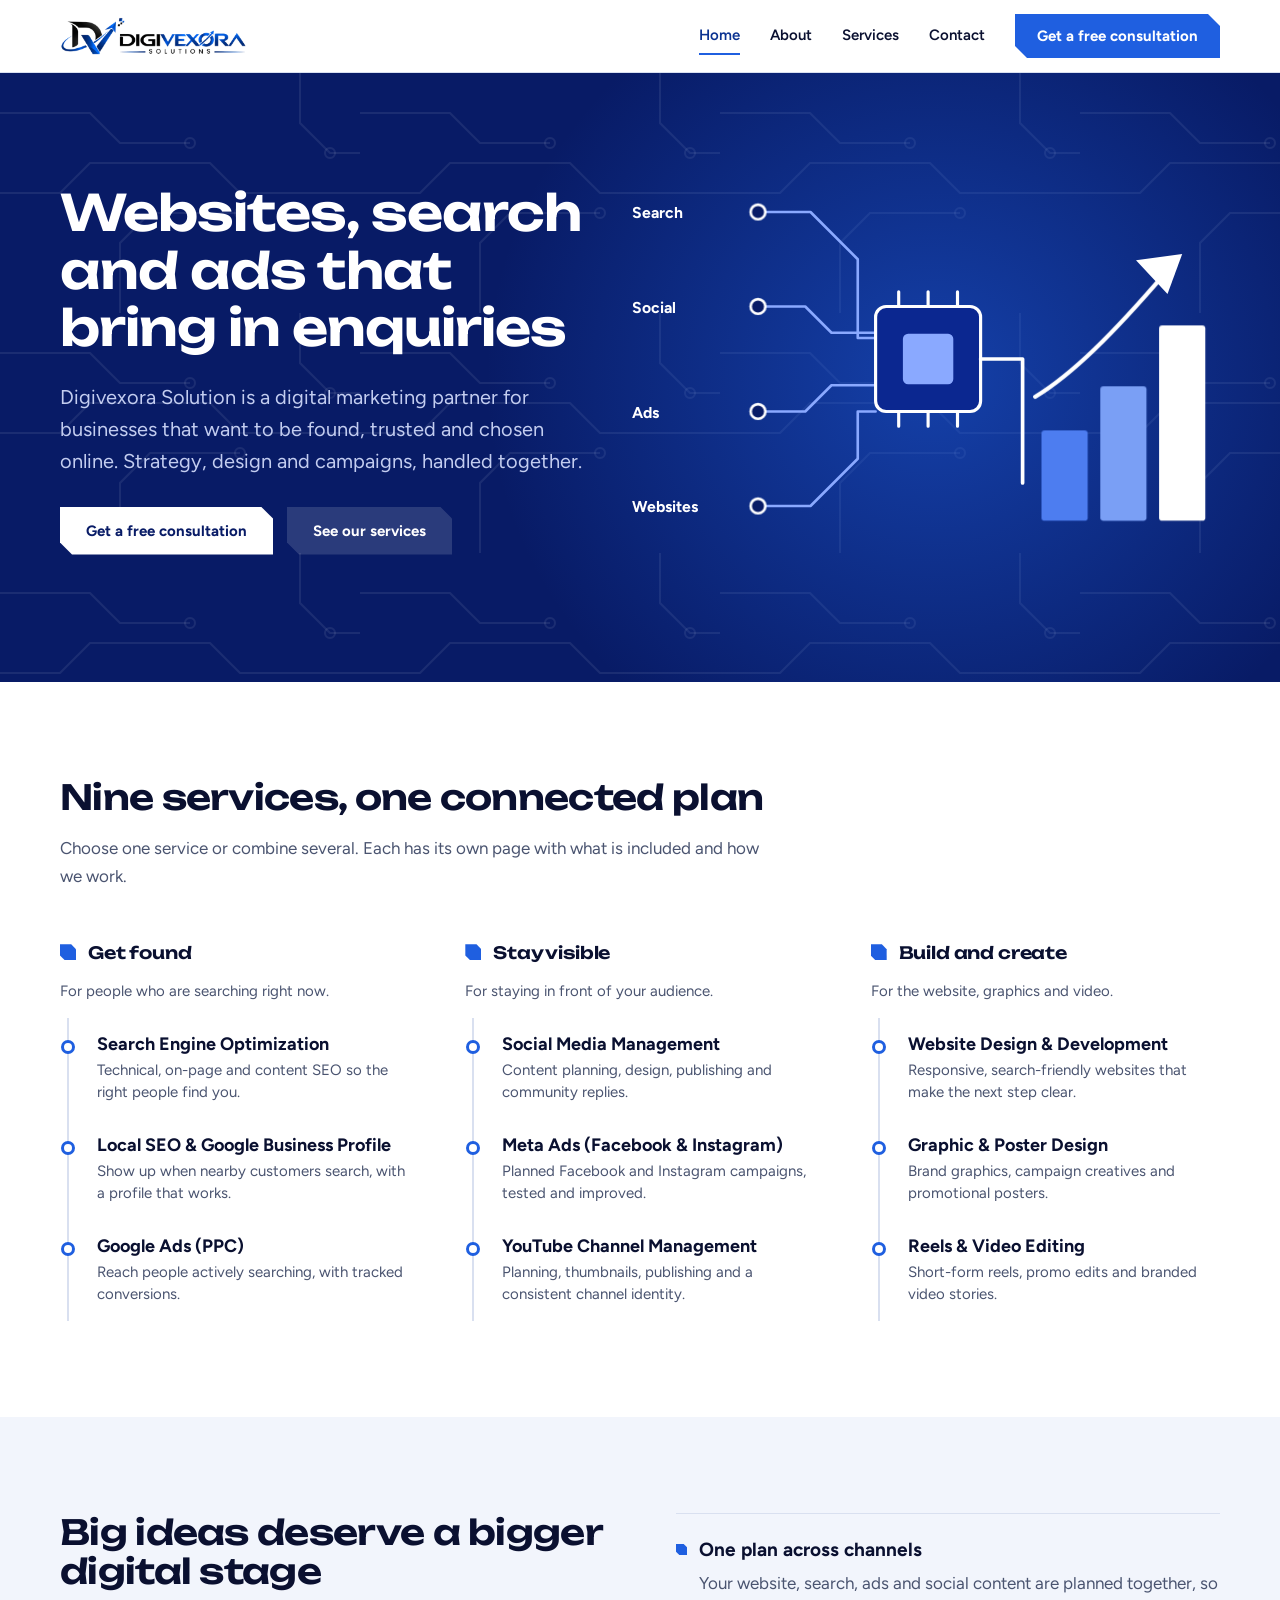
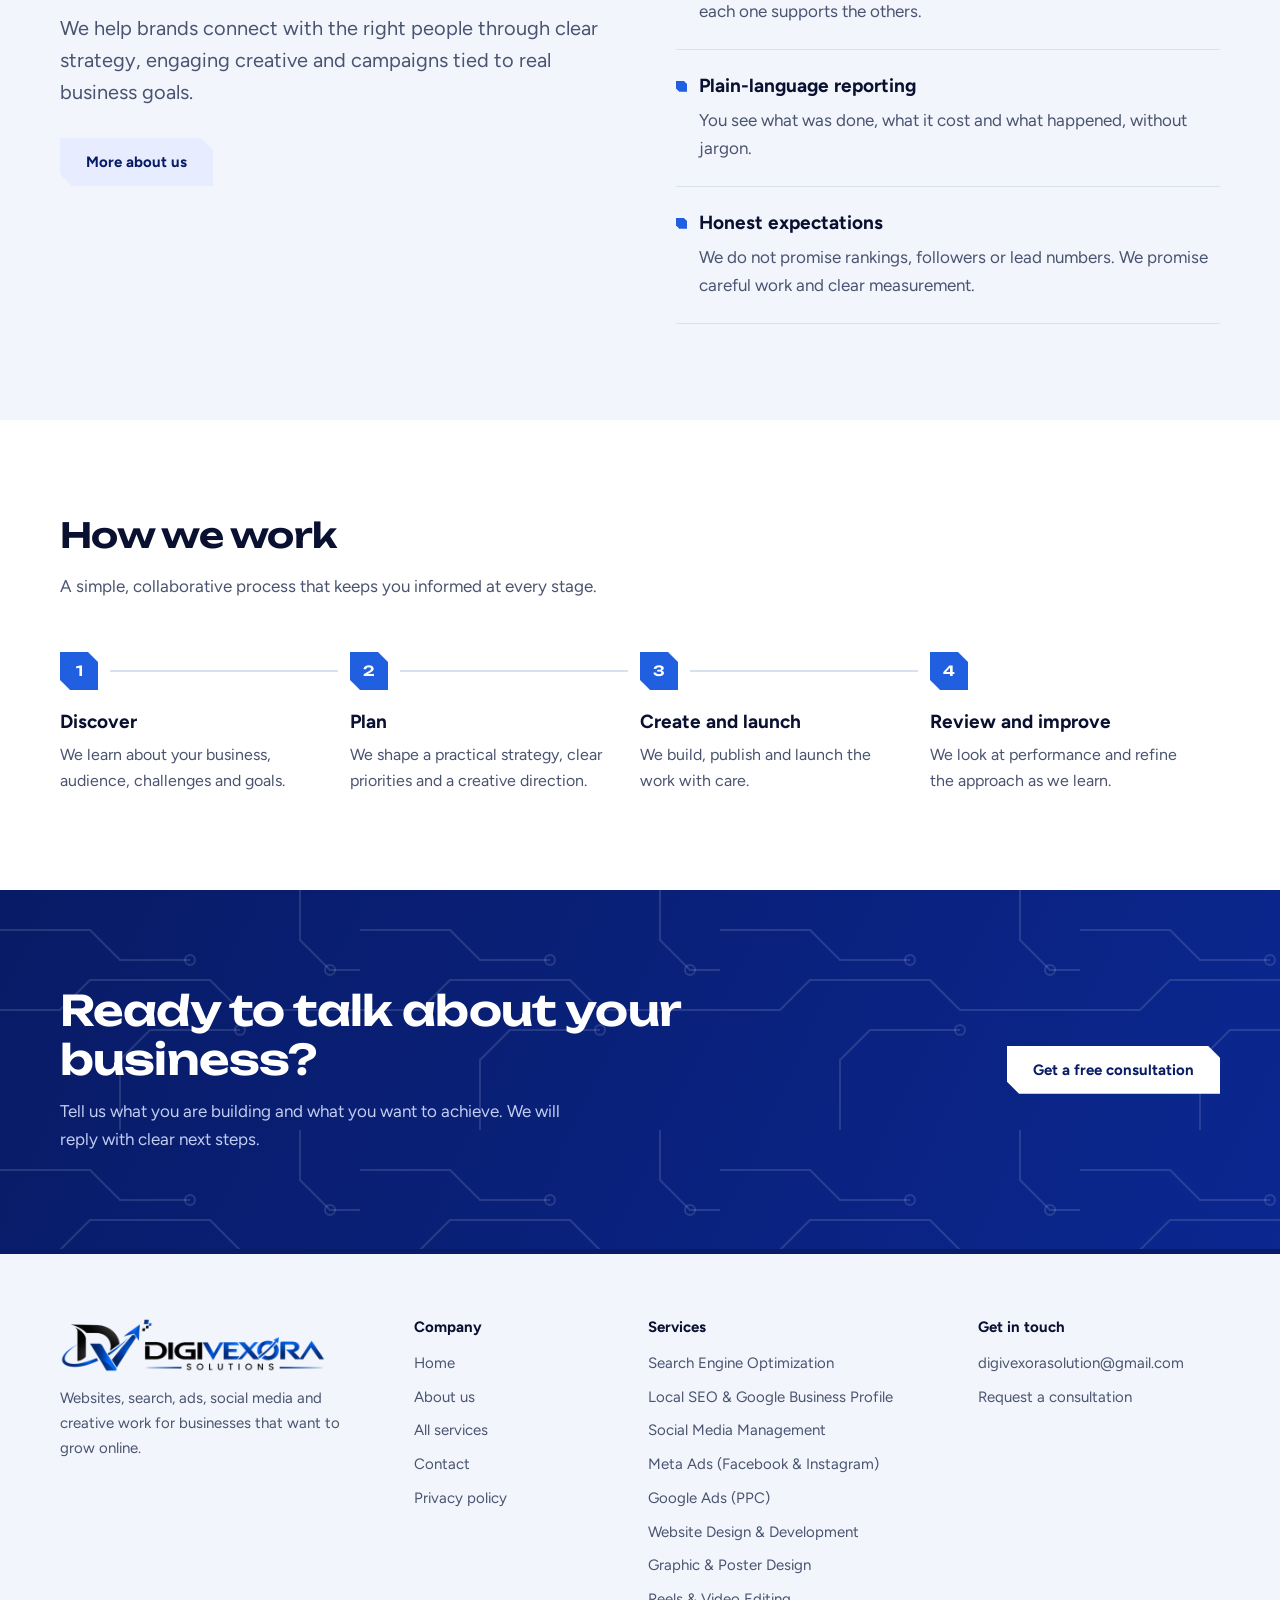
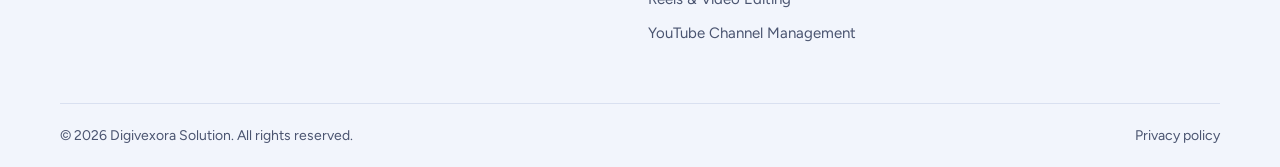
<file: index.html>
<!DOCTYPE html>
<html lang="en">
<head>
<meta charset="UTF-8">
<meta name="viewport" content="width=device-width, initial-scale=1">
<title>Digivexora Solution | SEO, Ads, Websites &amp; Social Media</title>
<meta name="description" content="Digivexora Solution helps businesses grow online with SEO, local SEO, Google and Meta ads, website development, social media, design and video.">
<meta name="robots" content="index,follow,max-image-preview:large">
<link rel="canonical" href="https://digivexora.in/">
<meta name="theme-color" content="#081b66">
<link rel="icon" href="assets/favicon.ico" sizes="any">
<link rel="icon" type="image/png" sizes="48x48" href="assets/favicon-48.png">
<link rel="apple-touch-icon" href="assets/apple-touch-icon.png">
<meta property="og:type" content="website">
<meta property="og:site_name" content="Digivexora Solution">
<meta property="og:title" content="Digivexora Solution | SEO, Ads, Websites &amp; Social Media">
<meta property="og:description" content="Digivexora Solution helps businesses grow online with SEO, local SEO, Google and Meta ads, website development, social media, design and video.">
<meta property="og:url" content="https://digivexora.in/">
<meta property="og:image" content="https://digivexora.in/assets/og-image.jpg">
<meta property="og:image:width" content="1200">
<meta property="og:image:height" content="630">
<meta name="twitter:card" content="summary_large_image">
<meta name="twitter:title" content="Digivexora Solution | SEO, Ads, Websites &amp; Social Media">
<meta name="twitter:description" content="Digivexora Solution helps businesses grow online with SEO, local SEO, Google and Meta ads, website development, social media, design and video.">
<meta name="twitter:image" content="https://digivexora.in/assets/og-image.jpg">
<link rel="preconnect" href="https://fonts.googleapis.com">
<link rel="preconnect" href="https://fonts.gstatic.com" crossorigin>
<link href="https://fonts.googleapis.com/css2?family=Figtree:wght@400;500;600;700&family=Unbounded:wght@500;600&display=swap" rel="stylesheet">
<link rel="stylesheet" href="style.css">
<script type="application/ld+json">{"@context":"https://schema.org","@graph":[{"@type":"Organization","@id":"https://digivexora.in/#org","name":"Digivexora Solution","url":"https://digivexora.in/","logo":"https://digivexora.in/assets/logo.png","email":"digivexorasolution@gmail.com","description":"Digivexora Solution helps businesses grow online with SEO, local SEO, Google and Meta ads, website development, social media, design and video."},{"@type":"WebSite","@id":"https://digivexora.in/#website","url":"https://digivexora.in/","name":"Digivexora Solution","publisher":{"@id":"https://digivexora.in/#org"}}]}</script>
</head>
<body>
<a class="skip" href="#main">Skip to content</a>
<header class="site-header">
<div class="wrap header__inner">
<a class="brand" href="index.html" aria-label="Digivexora Solution home"><img src="assets/logo-600.png" width="600" height="122" alt="Digivexora Solution logo"></a>
<button class="menu-btn" aria-label="Open menu" aria-expanded="false" aria-controls="nav"><span></span><span></span><span></span></button>
<nav class="nav" id="nav" aria-label="Main">
<a href="index.html" aria-current="page">Home</a>
<a href="about.html">About</a>
<a href="services.html">Services</a>
<a href="contact.html">Contact</a>
<a class="btn btn--primary" href="contact.html">Get a free consultation</a>
</nav>
</div>
</header>
<main id="main">
<section class="hero">
<div class="wrap hero__grid">
<div class="hero__copy">
<h1>Websites, search and ads that bring in enquiries</h1>
<p class="lead">Digivexora Solution is a digital marketing partner for businesses that want to be found, trusted and chosen online. Strategy, design and campaigns, handled together.</p>
<div class="actions">
<a class="btn btn--primary" href="contact.html">Get a free consultation</a>
<a class="btn btn--ghost" href="services.html">See our services</a>
</div>
</div>
<div class="hero__art"><svg viewBox="0 0 560 420" role="img" aria-label="Illustration: four channels (search, social, ads and websites) feeding one chip that powers a rising bar chart">
<g>
<path class="art-trace t1" pathLength="1" d="M120 60H170L215 105V180H232"/>
<path class="art-trace t2" pathLength="1" d="M120 150H165L190 175H232"/>
<path class="art-trace t3" pathLength="1" d="M120 250H165L190 225H232"/>
<path class="art-trace t4" pathLength="1" d="M120 340H170L215 295V250H232"/>
<circle class="art-node" cx="120" cy="60" r="7"/><circle class="art-node" cx="120" cy="150" r="7"/>
<circle class="art-node" cx="120" cy="250" r="7"/><circle class="art-node" cx="120" cy="340" r="7"/>
<text class="art-label" x="0" y="66">Search</text><text class="art-label" x="0" y="156">Social</text>
<text class="art-label" x="0" y="256">Ads</text><text class="art-label" x="0" y="346">Websites</text>
</g>
<g>
<rect class="art-chip" x="232" y="150" width="100" height="100" rx="10"/>
<rect class="art-chip-core" x="258" y="176" width="48" height="48" rx="5"/>
<path class="art-pin" d="M254 150v-14M282 150v-14M310 150v-14M254 250v14M282 250v14M310 250v14"/>
</g>
<path class="art-trace out" pathLength="1" d="M332 200H372V318"/>
<rect class="art-bar b1" x="390" y="268" width="44" height="86" rx="3"/>
<rect class="art-bar b2" x="446" y="226" width="44" height="128" rx="3"/>
<rect class="art-bar b3" x="502" y="168" width="44" height="186" rx="3"/>
<path class="art-arrow" pathLength="1" d="M384 236C420 214 458 176 508 118"/>
<path class="art-arrowhead" d="M524 100l-44 6 30 32z"/>
</svg></div>
</div>
</section>

<section class="band" id="services">
<div class="wrap">
<div class="sec-head"><h2>Nine services, one connected plan</h2><p>Choose one service or combine several. Each has its own page with what is included and how we work.</p></div>
<div class="groups">
<div class="group"><h3>Get found</h3><p class="group__note">For people who are searching right now.</p><div class="bus"><a class="svc-row" href="search-engine-optimization.html"><strong>Search Engine Optimization</strong><span>Technical, on-page and content SEO so the right people find you.</span></a>
<a class="svc-row" href="local-seo-google-business-profile.html"><strong>Local SEO &amp; Google Business Profile</strong><span>Show up when nearby customers search, with a profile that works.</span></a>
<a class="svc-row" href="google-ads-ppc.html"><strong>Google Ads (PPC)</strong><span>Reach people actively searching, with tracked conversions.</span></a></div></div>
<div class="group"><h3>Stay visible</h3><p class="group__note">For staying in front of your audience.</p><div class="bus"><a class="svc-row" href="social-media-management.html"><strong>Social Media Management</strong><span>Content planning, design, publishing and community replies.</span></a>
<a class="svc-row" href="meta-ads.html"><strong>Meta Ads (Facebook &amp; Instagram)</strong><span>Planned Facebook and Instagram campaigns, tested and improved.</span></a>
<a class="svc-row" href="youtube-channel-management.html"><strong>YouTube Channel Management</strong><span>Planning, thumbnails, publishing and a consistent channel identity.</span></a></div></div>
<div class="group"><h3>Build and create</h3><p class="group__note">For the website, graphics and video.</p><div class="bus"><a class="svc-row" href="website-design-development.html"><strong>Website Design &amp; Development</strong><span>Responsive, search-friendly websites that make the next step clear.</span></a>
<a class="svc-row" href="graphic-poster-design.html"><strong>Graphic &amp; Poster Design</strong><span>Brand graphics, campaign creatives and promotional posters.</span></a>
<a class="svc-row" href="reels-video-editing.html"><strong>Reels &amp; Video Editing</strong><span>Short-form reels, promo edits and branded video stories.</span></a></div></div>
</div>
</div>
</section>

<section class="band band--paper">
<div class="wrap split">
<div>
<h2>Big ideas deserve a bigger digital stage</h2>
<p class="lead" style="margin-top:20px">We help brands connect with the right people through clear strategy, engaging creative and campaigns tied to real business goals.</p>
<div class="actions"><a class="btn btn--ghost" href="about.html">More about us</a></div>
</div>
<ul class="principles">
<li><h3>One plan across channels</h3><p>Your website, search, ads and social content are planned together, so each one supports the others.</p></li>
<li><h3>Plain-language reporting</h3><p>You see what was done, what it cost and what happened, without jargon.</p></li>
<li><h3>Honest expectations</h3><p>We do not promise rankings, followers or lead numbers. We promise careful work and clear measurement.</p></li>
</ul>
</div>
</section>

<section class="band">
<div class="wrap">
<div class="sec-head"><h2>How we work</h2><p>A simple, collaborative process that keeps you informed at every stage.</p></div>
<ol class="steps"><li class="step"><h3>Discover</h3><p>We learn about your business, audience, challenges and goals.</p></li><li class="step"><h3>Plan</h3><p>We shape a practical strategy, clear priorities and a creative direction.</p></li><li class="step"><h3>Create and launch</h3><p>We build, publish and launch the work with care.</p></li><li class="step"><h3>Review and improve</h3><p>We look at performance and refine the approach as we learn.</p></li></ol>
</div>
</section>

<section class="band band--navy cta">
<div class="wrap">
<div><h2>Ready to talk about your business?</h2><p>Tell us what you are building and what you want to achieve. We will reply with clear next steps.</p></div>
<a class="btn btn--light" href="contact.html">Get a free consultation</a>
</div>
</section>

</main>
<footer class="site-footer">
<div class="wrap footer__grid">
<div class="footer__brand">
<a href="index.html" aria-label="Digivexora Solution home"><img src="assets/logo-600.png" width="600" height="122" alt="Digivexora Solution logo" loading="lazy"></a>
<p>Websites, search, ads, social media and creative work for businesses that want to grow online.</p>
</div>
<div>
<h4>Company</h4>
<ul>
<li><a href="index.html">Home</a></li>
<li><a href="about.html">About us</a></li>
<li><a href="services.html">All services</a></li>
<li><a href="contact.html">Contact</a></li>
<li><a href="privacy-policy.html">Privacy policy</a></li>
</ul>
</div>
<div>
<h4>Services</h4>
<ul>
<li><a href="search-engine-optimization.html">Search Engine Optimization</a></li>
<li><a href="local-seo-google-business-profile.html">Local SEO &amp; Google Business Profile</a></li>
<li><a href="social-media-management.html">Social Media Management</a></li>
<li><a href="meta-ads.html">Meta Ads (Facebook &amp; Instagram)</a></li>
<li><a href="google-ads-ppc.html">Google Ads (PPC)</a></li>
<li><a href="website-design-development.html">Website Design &amp; Development</a></li>
<li><a href="graphic-poster-design.html">Graphic &amp; Poster Design</a></li>
<li><a href="reels-video-editing.html">Reels &amp; Video Editing</a></li>
<li><a href="youtube-channel-management.html">YouTube Channel Management</a></li>
</ul>
</div>
<div>
<h4>Get in touch</h4>
<ul>
<li><a href="mailto:digivexorasolution@gmail.com">digivexorasolution@gmail.com</a></li>
<li><a href="contact.html">Request a consultation</a></li>
</ul>
</div>
</div>
<div class="wrap footer__bottom"><span>&copy; 2026 Digivexora Solution. All rights reserved.</span><a href="privacy-policy.html">Privacy policy</a></div>
</footer>
<script src="script.js" defer></script>
</body>
</html>
</file>
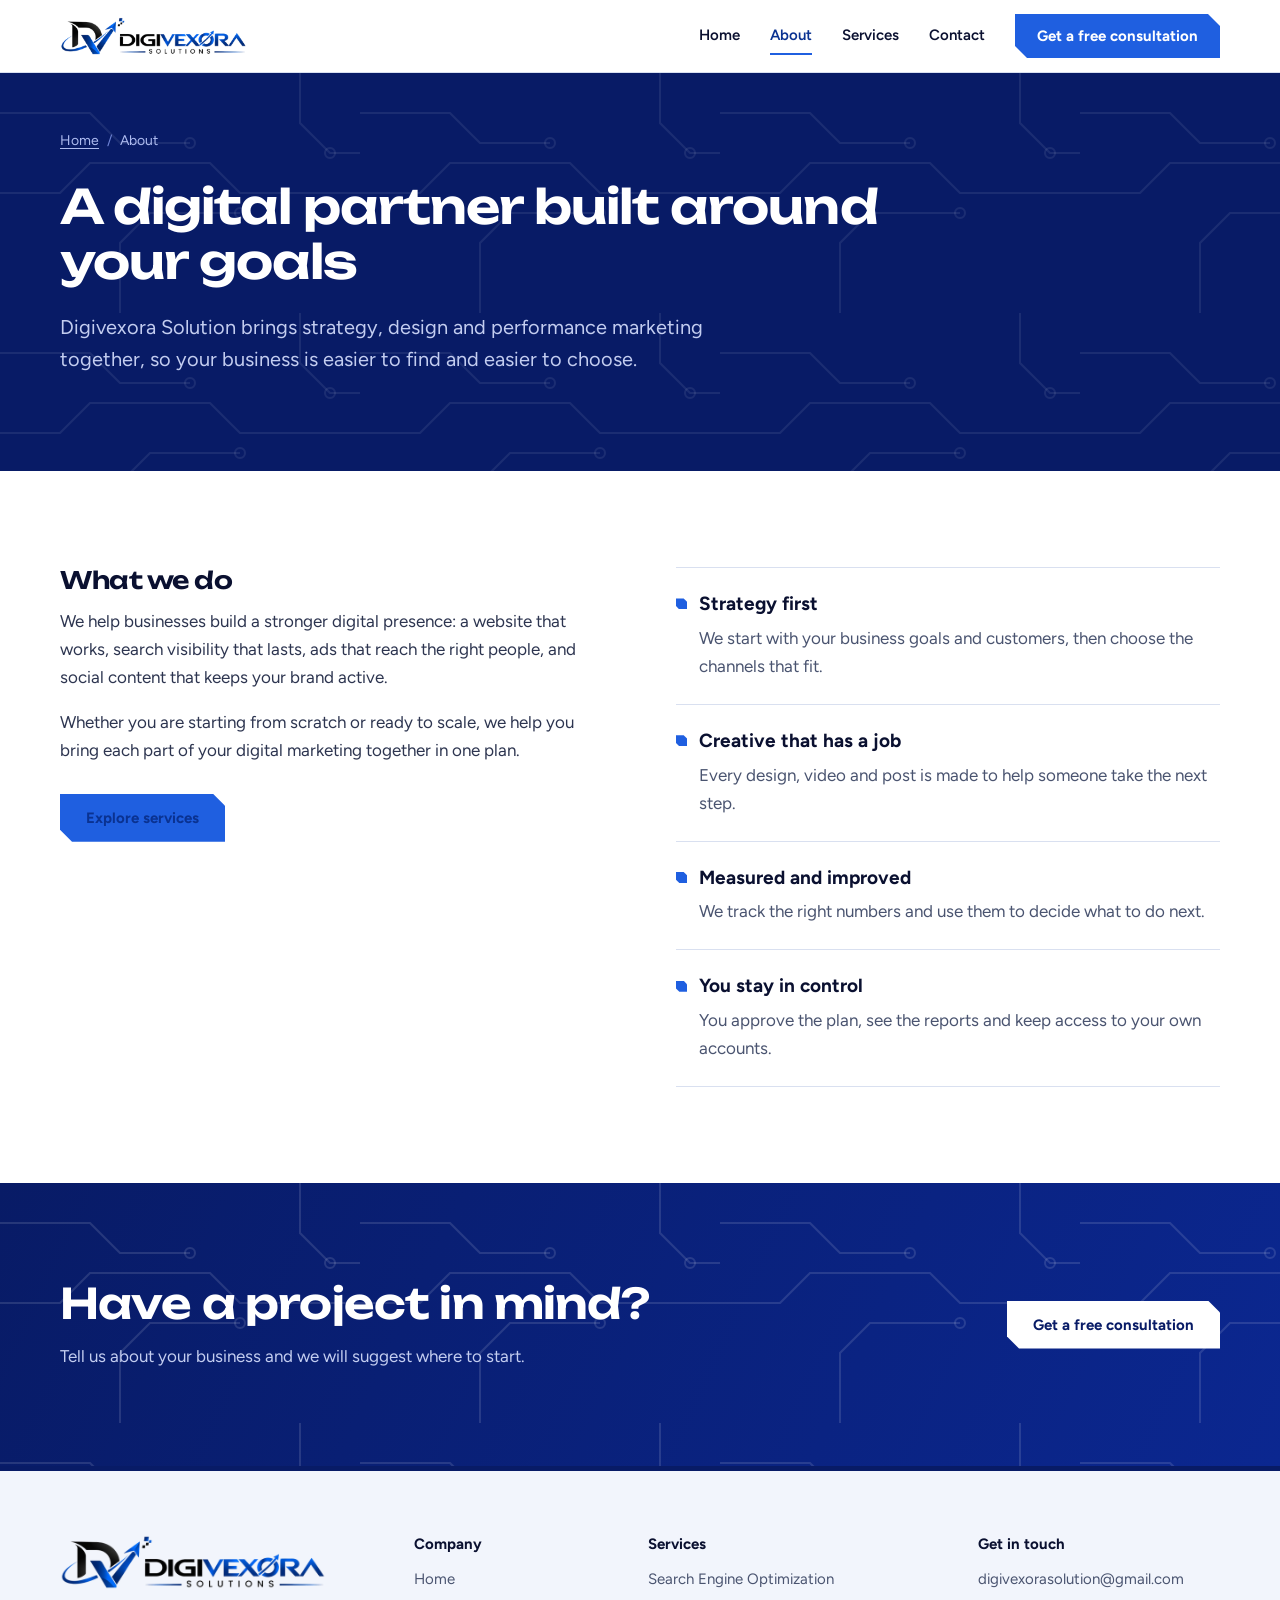
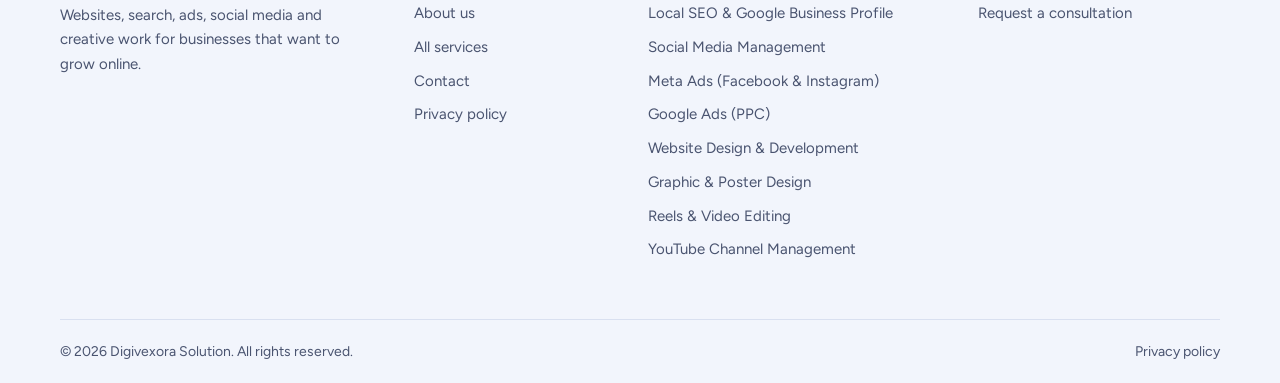
<file: about.html>
<!DOCTYPE html>
<html lang="en">
<head>
<meta charset="UTF-8">
<meta name="viewport" content="width=device-width, initial-scale=1">
<title>About Digivexora Solution | Digital Marketing Agency</title>
<meta name="description" content="Learn how Digivexora Solution works: strategy, creative and performance marketing joined up, with clear scope, honest reporting and you in control.">
<meta name="robots" content="index,follow,max-image-preview:large">
<link rel="canonical" href="https://digivexora.in/about.html">
<meta name="theme-color" content="#081b66">
<link rel="icon" href="assets/favicon.ico" sizes="any">
<link rel="icon" type="image/png" sizes="48x48" href="assets/favicon-48.png">
<link rel="apple-touch-icon" href="assets/apple-touch-icon.png">
<meta property="og:type" content="website">
<meta property="og:site_name" content="Digivexora Solution">
<meta property="og:title" content="About Digivexora Solution | Digital Marketing Agency">
<meta property="og:description" content="Learn how Digivexora Solution works: strategy, creative and performance marketing joined up, with clear scope, honest reporting and you in control.">
<meta property="og:url" content="https://digivexora.in/about.html">
<meta property="og:image" content="https://digivexora.in/assets/og-image.jpg">
<meta property="og:image:width" content="1200">
<meta property="og:image:height" content="630">
<meta name="twitter:card" content="summary_large_image">
<meta name="twitter:title" content="About Digivexora Solution | Digital Marketing Agency">
<meta name="twitter:description" content="Learn how Digivexora Solution works: strategy, creative and performance marketing joined up, with clear scope, honest reporting and you in control.">
<meta name="twitter:image" content="https://digivexora.in/assets/og-image.jpg">
<link rel="preconnect" href="https://fonts.googleapis.com">
<link rel="preconnect" href="https://fonts.gstatic.com" crossorigin>
<link href="https://fonts.googleapis.com/css2?family=Figtree:wght@400;500;600;700&family=Unbounded:wght@500;600&display=swap" rel="stylesheet">
<link rel="stylesheet" href="style.css">
<script type="application/ld+json">{"@context":"https://schema.org","@type":"AboutPage","name":"About Digivexora Solution | Digital Marketing Agency","url":"https://digivexora.in/about.html","about":{"@id":"https://digivexora.in/#org"}}</script><script type="application/ld+json">{"@context":"https://schema.org","@type":"BreadcrumbList","itemListElement":[{"@type":"ListItem","position":1,"name":"Home","item":"https://digivexora.in/"},{"@type":"ListItem","position":2,"name":"About","item":"https://digivexora.in/about.html"}]}</script>
</head>
<body>
<a class="skip" href="#main">Skip to content</a>
<header class="site-header">
<div class="wrap header__inner">
<a class="brand" href="index.html" aria-label="Digivexora Solution home"><img src="assets/logo-600.png" width="600" height="122" alt="Digivexora Solution logo"></a>
<button class="menu-btn" aria-label="Open menu" aria-expanded="false" aria-controls="nav"><span></span><span></span><span></span></button>
<nav class="nav" id="nav" aria-label="Main">
<a href="index.html">Home</a>
<a href="about.html" aria-current="page">About</a>
<a href="services.html">Services</a>
<a href="contact.html">Contact</a>
<a class="btn btn--primary" href="contact.html">Get a free consultation</a>
</nav>
</div>
</header>
<main id="main">
<section class="page-hero">
<div class="wrap">
<nav class="crumbs" aria-label="Breadcrumb"><ol><li><a href="index.html">Home</a></li><li aria-current="page">About</li></ol></nav>
<h1>A digital partner built around your goals</h1>
<p class="lead">Digivexora Solution brings strategy, design and performance marketing together, so your business is easier to find and easier to choose.</p>
</div>
</section>
<section class="band">
<div class="wrap split">
<div class="prose">
<h2 style="margin-top:0">What we do</h2>
<p>We help businesses build a stronger digital presence: a website that works, search visibility that lasts, ads that reach the right people, and social content that keeps your brand active.</p>
<p>Whether you are starting from scratch or ready to scale, we help you bring each part of your digital marketing together in one plan.</p>
<div class="actions"><a class="btn btn--primary" href="services.html">Explore services</a></div>
</div>
<ul class="principles">
<li><h3>Strategy first</h3><p>We start with your business goals and customers, then choose the channels that fit.</p></li>
<li><h3>Creative that has a job</h3><p>Every design, video and post is made to help someone take the next step.</p></li>
<li><h3>Measured and improved</h3><p>We track the right numbers and use them to decide what to do next.</p></li>
<li><h3>You stay in control</h3><p>You approve the plan, see the reports and keep access to your own accounts.</p></li>
</ul>
</div>
</section>
<section class="band band--navy cta">
<div class="wrap">
<div><h2>Have a project in mind?</h2><p>Tell us about your business and we will suggest where to start.</p></div>
<a class="btn btn--light" href="contact.html">Get a free consultation</a>
</div>
</section>

</main>
<footer class="site-footer">
<div class="wrap footer__grid">
<div class="footer__brand">
<a href="index.html" aria-label="Digivexora Solution home"><img src="assets/logo-600.png" width="600" height="122" alt="Digivexora Solution logo" loading="lazy"></a>
<p>Websites, search, ads, social media and creative work for businesses that want to grow online.</p>
</div>
<div>
<h4>Company</h4>
<ul>
<li><a href="index.html">Home</a></li>
<li><a href="about.html">About us</a></li>
<li><a href="services.html">All services</a></li>
<li><a href="contact.html">Contact</a></li>
<li><a href="privacy-policy.html">Privacy policy</a></li>
</ul>
</div>
<div>
<h4>Services</h4>
<ul>
<li><a href="search-engine-optimization.html">Search Engine Optimization</a></li>
<li><a href="local-seo-google-business-profile.html">Local SEO &amp; Google Business Profile</a></li>
<li><a href="social-media-management.html">Social Media Management</a></li>
<li><a href="meta-ads.html">Meta Ads (Facebook &amp; Instagram)</a></li>
<li><a href="google-ads-ppc.html">Google Ads (PPC)</a></li>
<li><a href="website-design-development.html">Website Design &amp; Development</a></li>
<li><a href="graphic-poster-design.html">Graphic &amp; Poster Design</a></li>
<li><a href="reels-video-editing.html">Reels &amp; Video Editing</a></li>
<li><a href="youtube-channel-management.html">YouTube Channel Management</a></li>
</ul>
</div>
<div>
<h4>Get in touch</h4>
<ul>
<li><a href="mailto:digivexorasolution@gmail.com">digivexorasolution@gmail.com</a></li>
<li><a href="contact.html">Request a consultation</a></li>
</ul>
</div>
</div>
<div class="wrap footer__bottom"><span>&copy; 2026 Digivexora Solution. All rights reserved.</span><a href="privacy-policy.html">Privacy policy</a></div>
</footer>
<script src="script.js" defer></script>
</body>
</html>
</file>
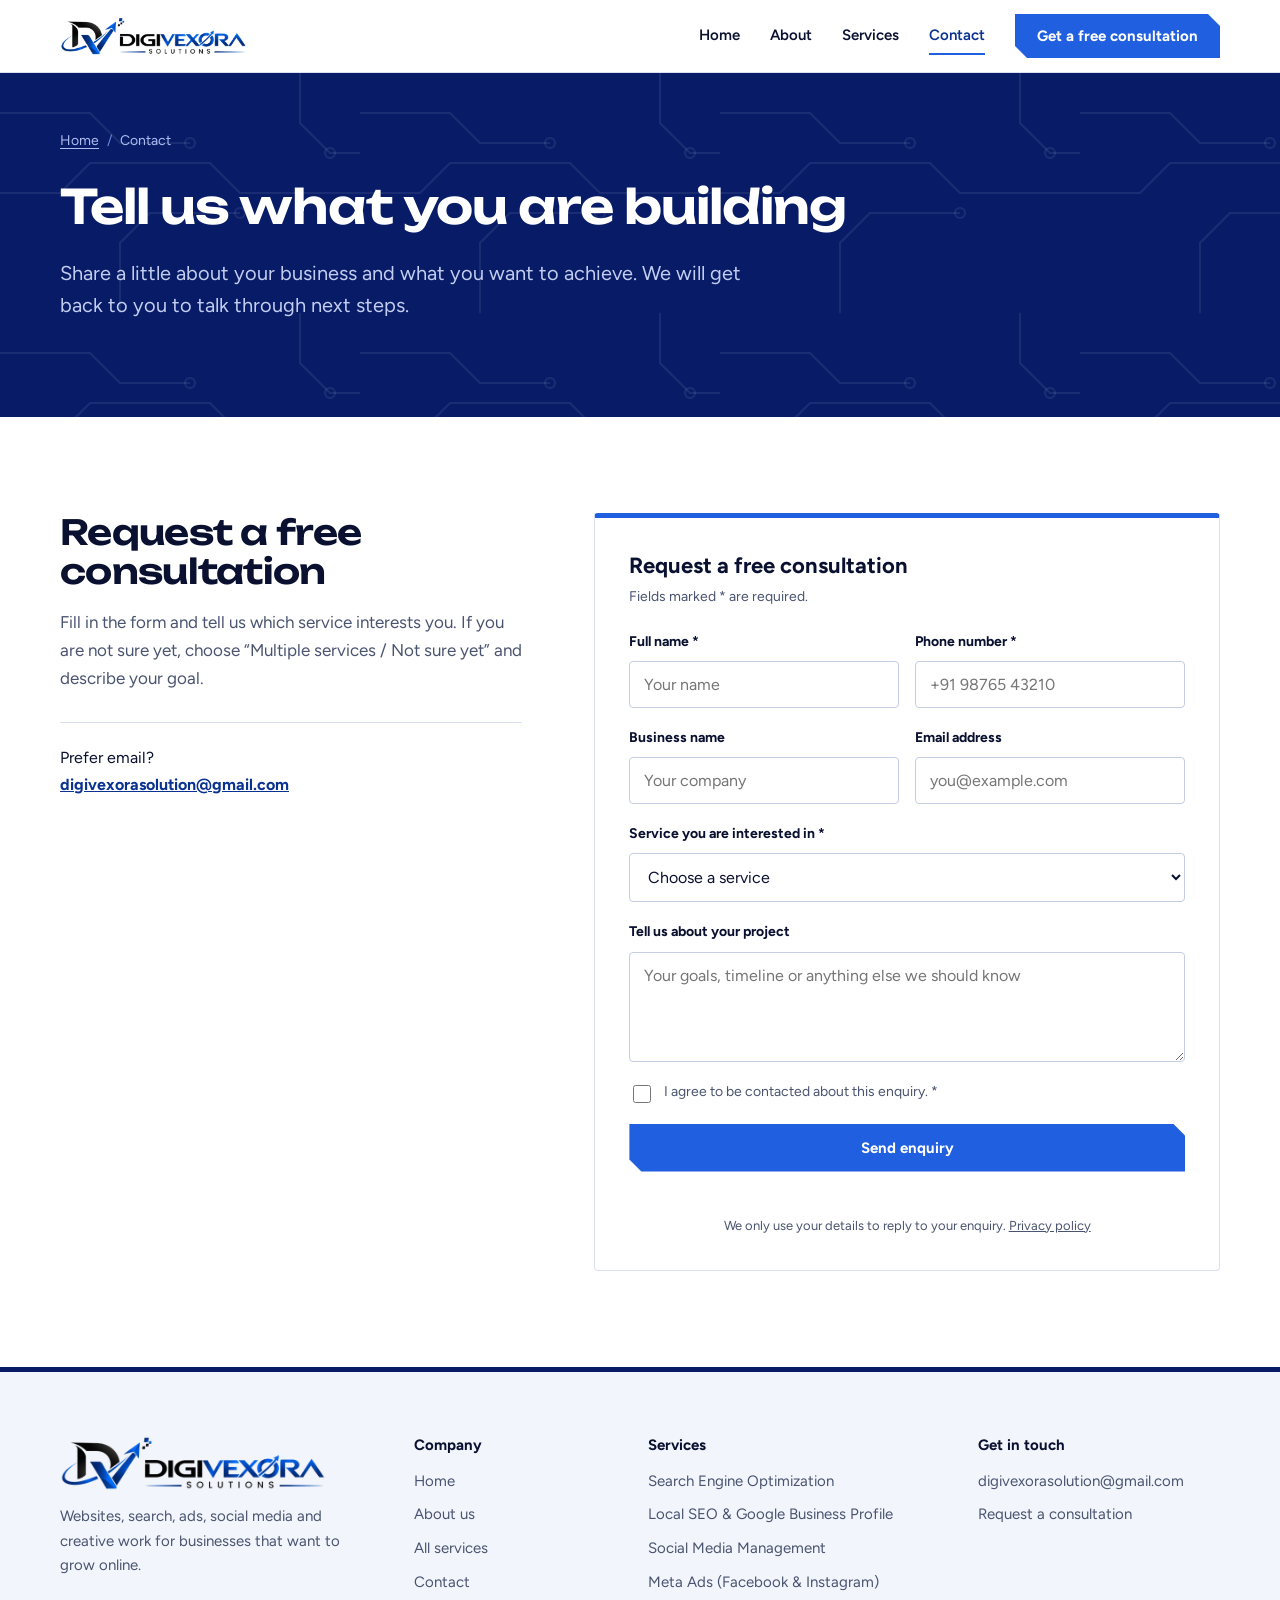
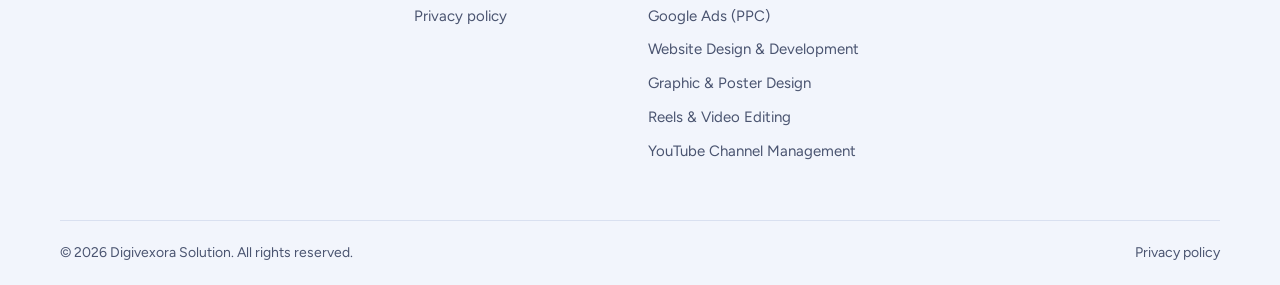
<file: contact.html>
<!DOCTYPE html>
<html lang="en">
<head>
<meta charset="UTF-8">
<meta name="viewport" content="width=device-width, initial-scale=1">
<title>Contact Digivexora Solution | Free Consultation</title>
<meta name="description" content="Contact Digivexora Solution to discuss SEO, ads, websites, social media or design. Tell us about your project and request a free consultation.">
<meta name="robots" content="index,follow,max-image-preview:large">
<link rel="canonical" href="https://digivexora.in/contact.html">
<meta name="theme-color" content="#081b66">
<link rel="icon" href="assets/favicon.ico" sizes="any">
<link rel="icon" type="image/png" sizes="48x48" href="assets/favicon-48.png">
<link rel="apple-touch-icon" href="assets/apple-touch-icon.png">
<meta property="og:type" content="website">
<meta property="og:site_name" content="Digivexora Solution">
<meta property="og:title" content="Contact Digivexora Solution | Free Consultation">
<meta property="og:description" content="Contact Digivexora Solution to discuss SEO, ads, websites, social media or design. Tell us about your project and request a free consultation.">
<meta property="og:url" content="https://digivexora.in/contact.html">
<meta property="og:image" content="https://digivexora.in/assets/og-image.jpg">
<meta property="og:image:width" content="1200">
<meta property="og:image:height" content="630">
<meta name="twitter:card" content="summary_large_image">
<meta name="twitter:title" content="Contact Digivexora Solution | Free Consultation">
<meta name="twitter:description" content="Contact Digivexora Solution to discuss SEO, ads, websites, social media or design. Tell us about your project and request a free consultation.">
<meta name="twitter:image" content="https://digivexora.in/assets/og-image.jpg">
<link rel="preconnect" href="https://fonts.googleapis.com">
<link rel="preconnect" href="https://fonts.gstatic.com" crossorigin>
<link href="https://fonts.googleapis.com/css2?family=Figtree:wght@400;500;600;700&family=Unbounded:wght@500;600&display=swap" rel="stylesheet">
<link rel="stylesheet" href="style.css">
<script type="application/ld+json">{"@context":"https://schema.org","@type":"ContactPage","name":"Contact Digivexora Solution | Free Consultation","url":"https://digivexora.in/contact.html","about":{"@id":"https://digivexora.in/#org"}}</script><script type="application/ld+json">{"@context":"https://schema.org","@type":"BreadcrumbList","itemListElement":[{"@type":"ListItem","position":1,"name":"Home","item":"https://digivexora.in/"},{"@type":"ListItem","position":2,"name":"Contact","item":"https://digivexora.in/contact.html"}]}</script>
</head>
<body>
<a class="skip" href="#main">Skip to content</a>
<header class="site-header">
<div class="wrap header__inner">
<a class="brand" href="index.html" aria-label="Digivexora Solution home"><img src="assets/logo-600.png" width="600" height="122" alt="Digivexora Solution logo"></a>
<button class="menu-btn" aria-label="Open menu" aria-expanded="false" aria-controls="nav"><span></span><span></span><span></span></button>
<nav class="nav" id="nav" aria-label="Main">
<a href="index.html">Home</a>
<a href="about.html">About</a>
<a href="services.html">Services</a>
<a href="contact.html" aria-current="page">Contact</a>
<a class="btn btn--primary" href="contact.html">Get a free consultation</a>
</nav>
</div>
</header>
<main id="main">
<section class="page-hero">
<div class="wrap">
<nav class="crumbs" aria-label="Breadcrumb"><ol><li><a href="index.html">Home</a></li><li aria-current="page">Contact</li></ol></nav>
<h1>Tell us what you are building</h1>
<p class="lead">Share a little about your business and what you want to achieve. We will get back to you to talk through next steps.</p>
</div>
</section>
<section class="band">
<div class="wrap enquiry">
<div class="enquiry__copy">
<h2>Request a free consultation</h2>
<p>Fill in the form and tell us which service interests you. If you are not sure yet, choose &ldquo;Multiple services / Not sure yet&rdquo; and describe your goal.</p>
<div class="direct">Prefer email?<br><a href="mailto:digivexorasolution@gmail.com">digivexorasolution@gmail.com</a></div>
</div>
<form class="form" action="submit_enquiry.php" method="POST" data-enquiry novalidate>
<h3>Request a free consultation</h3>
<p class="req">Fields marked * are required.</p>
<input type="hidden" name="source_page" value="contact.html">
<div class="hp" aria-hidden="true"><label>Leave this empty<input type="text" name="website_url" tabindex="-1" autocomplete="off"></label></div>
<div class="row2">
<label>Full name *<input type="text" name="name" required minlength="2" maxlength="120" autocomplete="name" placeholder="Your name"></label>
<label>Phone number *<input type="tel" name="phone" required pattern="[0-9+\(\) .\-]{8,25}" autocomplete="tel" placeholder="+91 98765 43210"></label>
</div>
<div class="row2">
<label>Business name<input type="text" name="business" maxlength="160" autocomplete="organization" placeholder="Your company"></label>
<label>Email address<input type="email" name="email" maxlength="190" autocomplete="email" placeholder="you@example.com"></label>
</div>
<label>Service you are interested in *<select name="service" required><option value="">Choose a service</option><option value="Search Engine Optimization (SEO)">Search Engine Optimization (SEO)</option><option value="Local SEO &amp; Google Business Profile">Local SEO &amp; Google Business Profile</option><option value="Social Media Management">Social Media Management</option><option value="Meta Ads - Facebook &amp; Instagram">Meta Ads - Facebook &amp; Instagram</option><option value="Google Ads (PPC)">Google Ads (PPC)</option><option value="Website Design &amp; Development">Website Design &amp; Development</option><option value="Graphic Design &amp; Poster Design">Graphic Design &amp; Poster Design</option><option value="Reels &amp; Video Editing">Reels &amp; Video Editing</option><option value="YouTube Channel Management">YouTube Channel Management</option><option value="Multiple services / Not sure yet">Multiple services / Not sure yet</option></select></label>
<label>Tell us about your project<textarea name="message" maxlength="5000" placeholder="Your goals, timeline or anything else we should know"></textarea></label>
<label class="consent"><input type="checkbox" name="consent" value="1" required><span>I agree to be contacted about this enquiry. *</span></label>
<button class="btn btn--primary" type="submit">Send enquiry</button>
<p class="status" role="status" aria-live="polite"></p>
<p class="fine">We only use your details to reply to your enquiry. <a href="privacy-policy.html">Privacy policy</a></p>
</form>
</div>
</section>
</main>
<footer class="site-footer">
<div class="wrap footer__grid">
<div class="footer__brand">
<a href="index.html" aria-label="Digivexora Solution home"><img src="assets/logo-600.png" width="600" height="122" alt="Digivexora Solution logo" loading="lazy"></a>
<p>Websites, search, ads, social media and creative work for businesses that want to grow online.</p>
</div>
<div>
<h4>Company</h4>
<ul>
<li><a href="index.html">Home</a></li>
<li><a href="about.html">About us</a></li>
<li><a href="services.html">All services</a></li>
<li><a href="contact.html">Contact</a></li>
<li><a href="privacy-policy.html">Privacy policy</a></li>
</ul>
</div>
<div>
<h4>Services</h4>
<ul>
<li><a href="search-engine-optimization.html">Search Engine Optimization</a></li>
<li><a href="local-seo-google-business-profile.html">Local SEO &amp; Google Business Profile</a></li>
<li><a href="social-media-management.html">Social Media Management</a></li>
<li><a href="meta-ads.html">Meta Ads (Facebook &amp; Instagram)</a></li>
<li><a href="google-ads-ppc.html">Google Ads (PPC)</a></li>
<li><a href="website-design-development.html">Website Design &amp; Development</a></li>
<li><a href="graphic-poster-design.html">Graphic &amp; Poster Design</a></li>
<li><a href="reels-video-editing.html">Reels &amp; Video Editing</a></li>
<li><a href="youtube-channel-management.html">YouTube Channel Management</a></li>
</ul>
</div>
<div>
<h4>Get in touch</h4>
<ul>
<li><a href="mailto:digivexorasolution@gmail.com">digivexorasolution@gmail.com</a></li>
<li><a href="contact.html">Request a consultation</a></li>
</ul>
</div>
</div>
<div class="wrap footer__bottom"><span>&copy; 2026 Digivexora Solution. All rights reserved.</span><a href="privacy-policy.html">Privacy policy</a></div>
</footer>
<script src="script.js" defer></script>
</body>
</html>
</file>
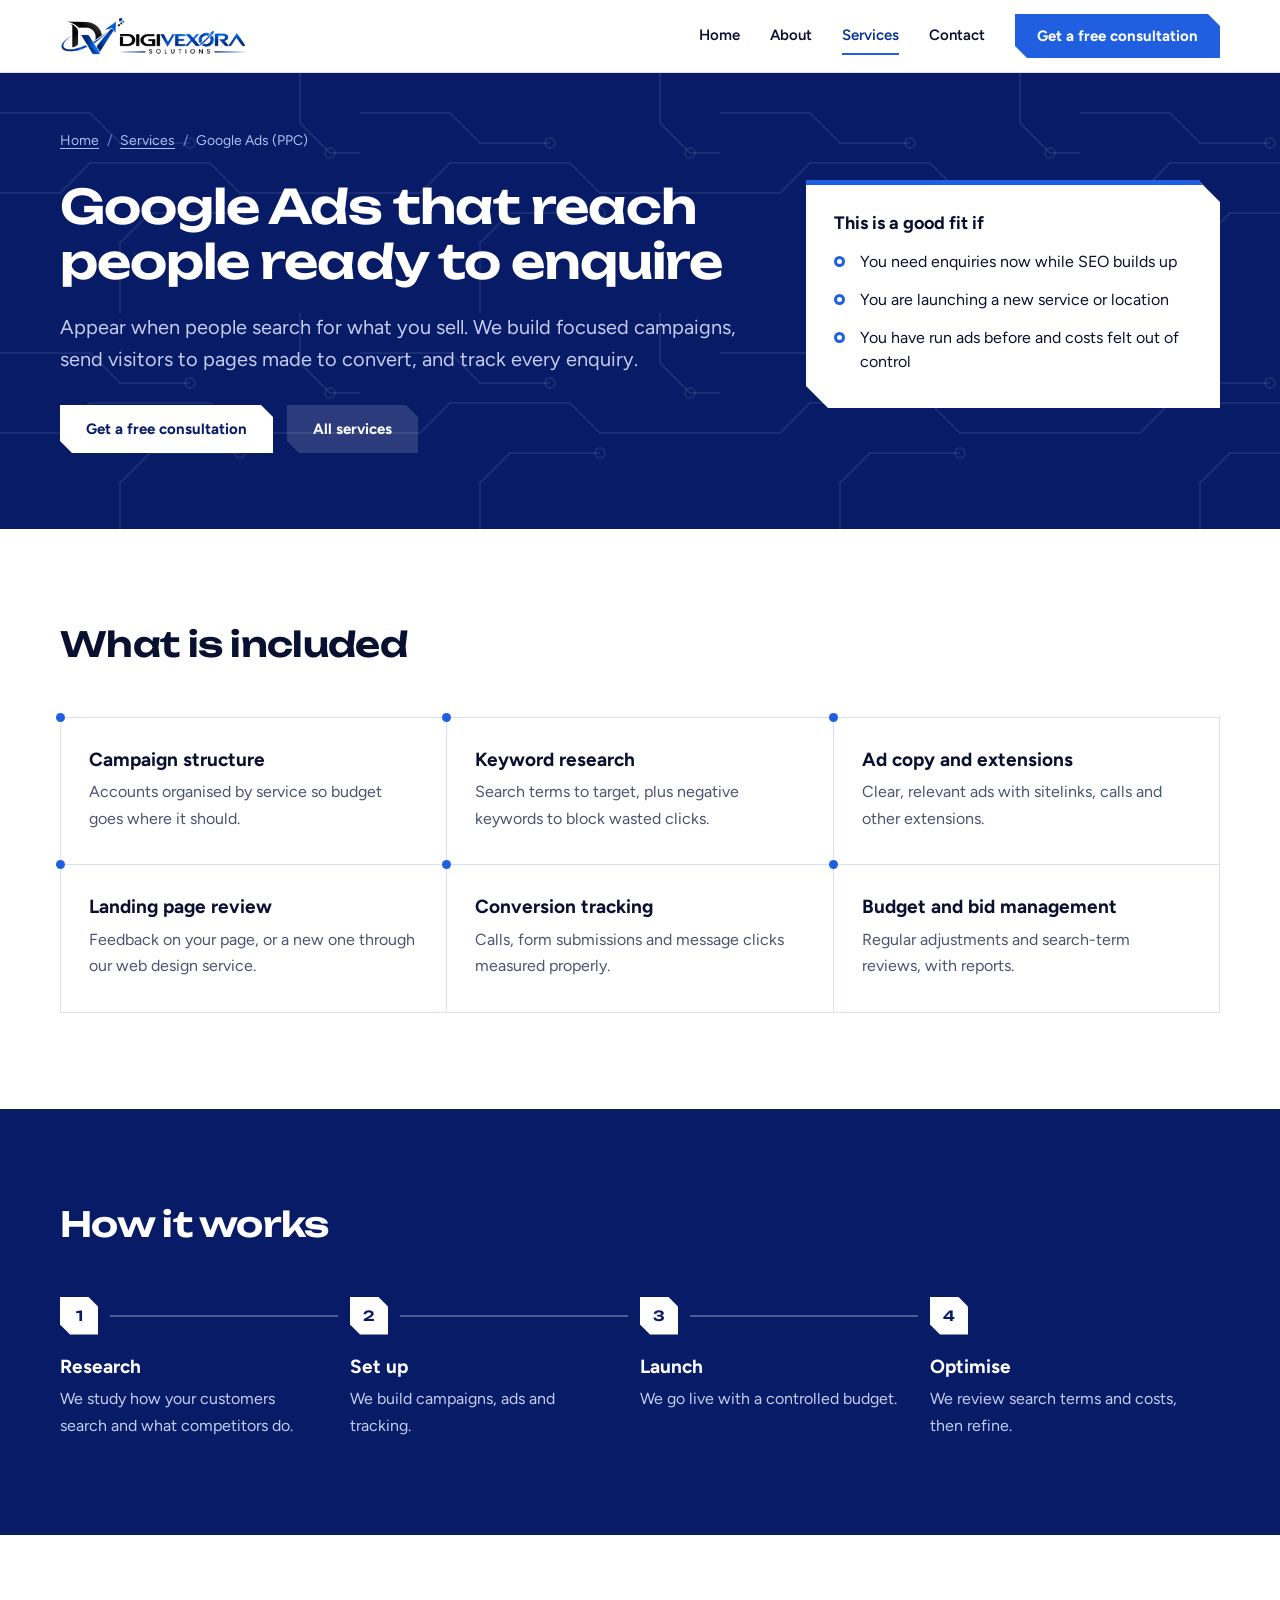
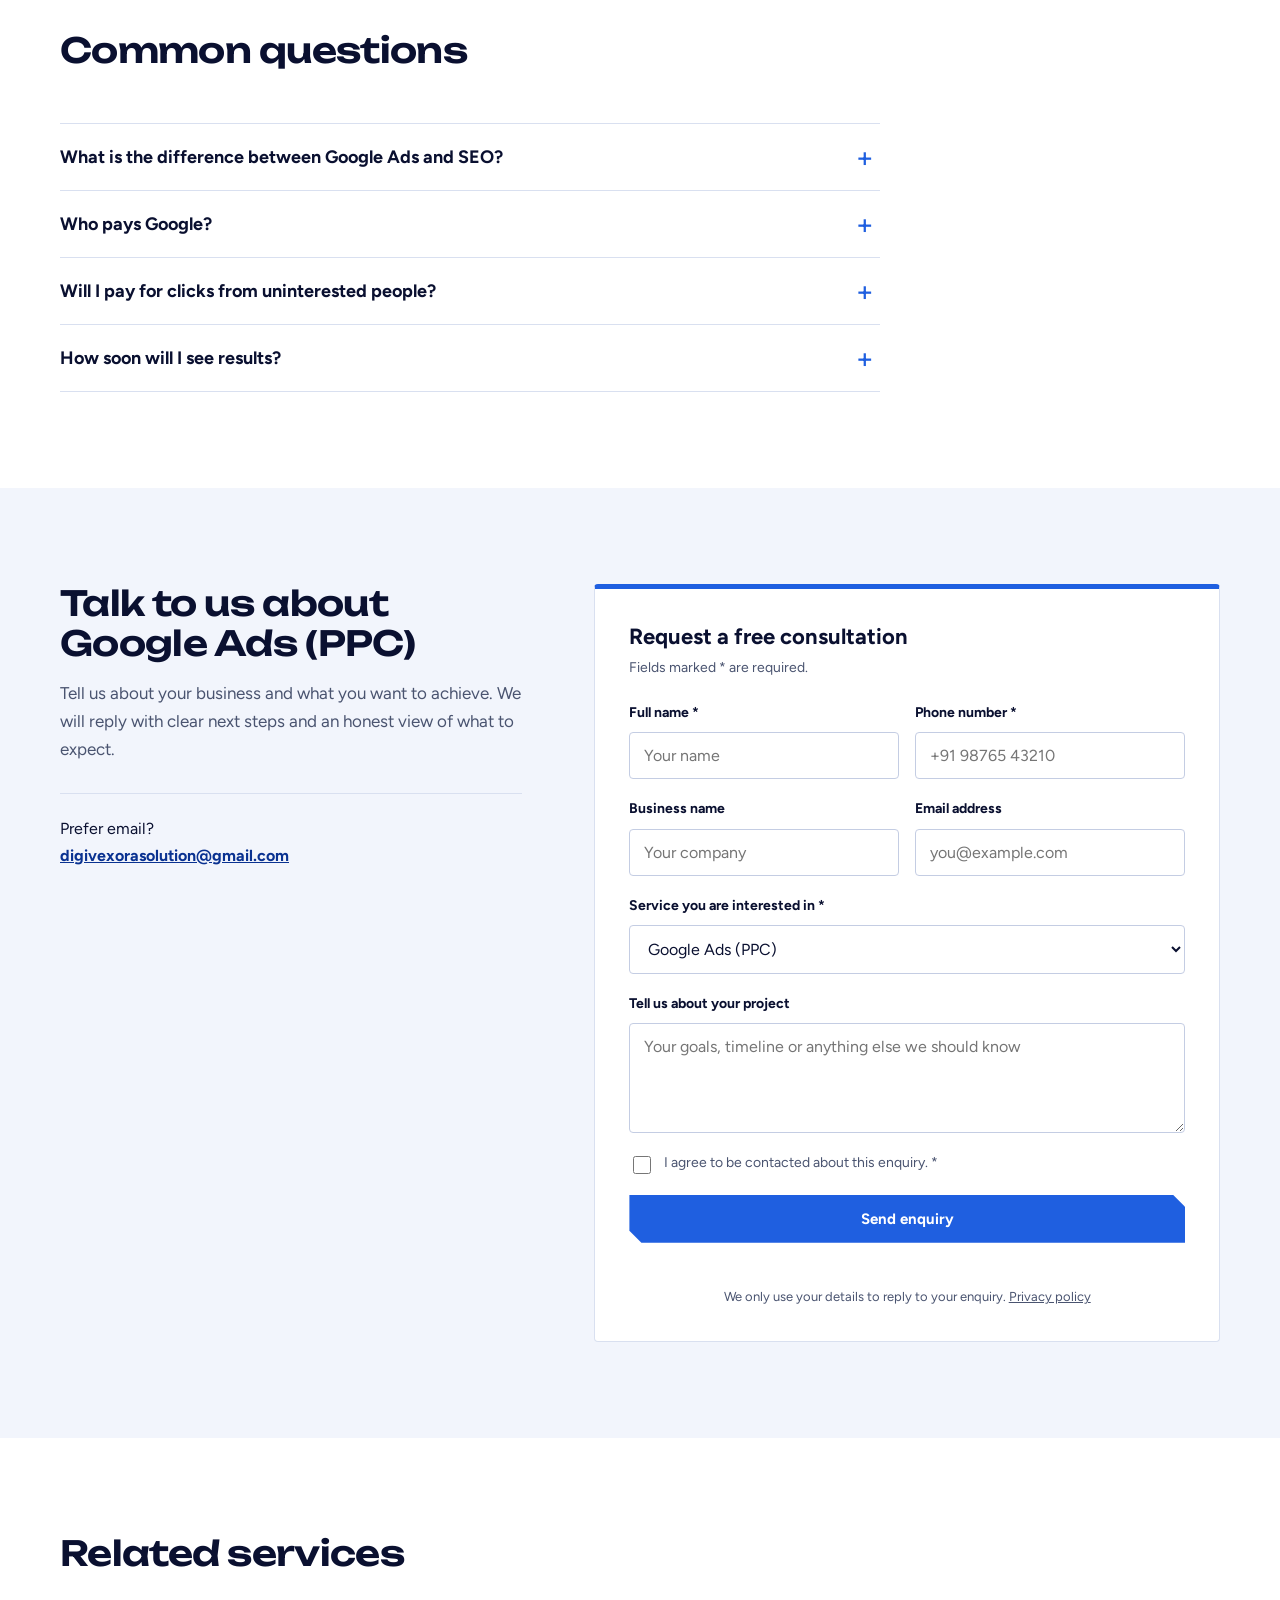
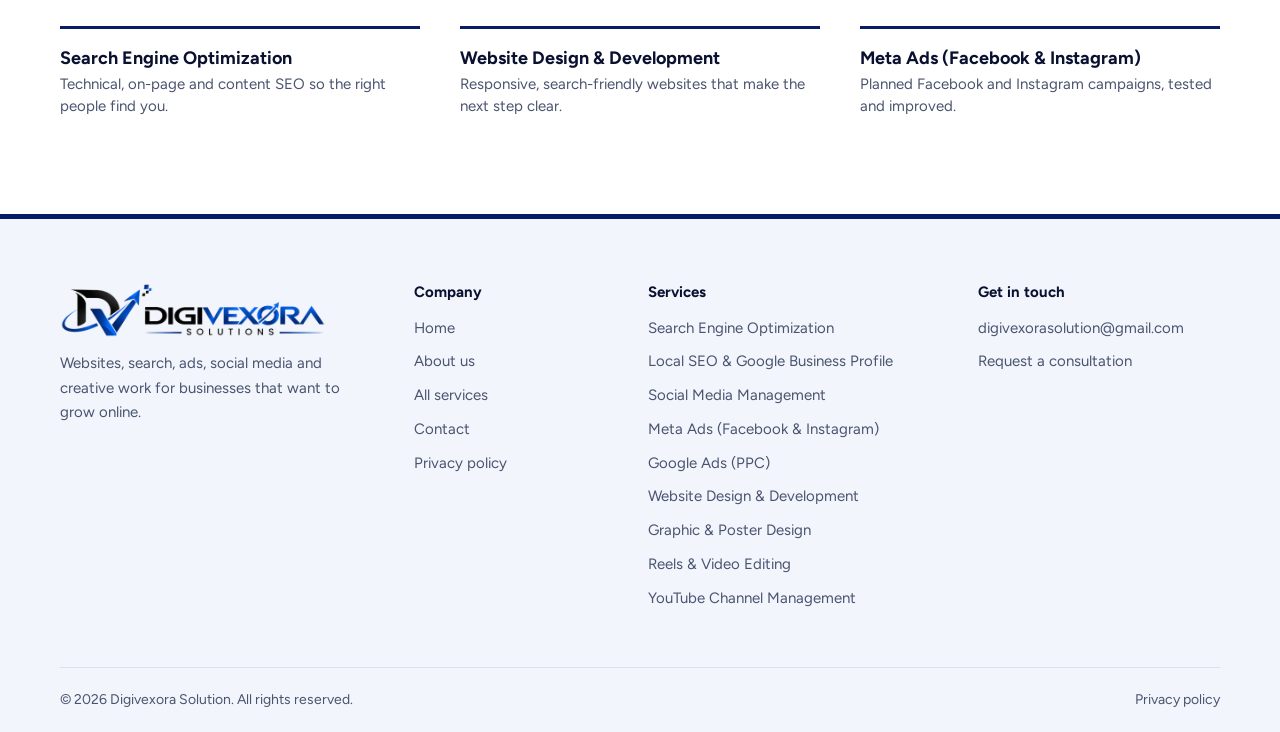
<file: google-ads-ppc.html>
<!DOCTYPE html>
<html lang="en">
<head>
<meta charset="UTF-8">
<meta name="viewport" content="width=device-width, initial-scale=1">
<title>Google Ads (PPC) Management | Digivexora Solution</title>
<meta name="description" content="Google Ads (PPC) management: keyword research, search campaigns, ad copy, conversion tracking and landing pages that turn searches into enquiries.">
<meta name="robots" content="index,follow,max-image-preview:large">
<link rel="canonical" href="https://digivexora.in/google-ads-ppc.html">
<meta name="theme-color" content="#081b66">
<link rel="icon" href="assets/favicon.ico" sizes="any">
<link rel="icon" type="image/png" sizes="48x48" href="assets/favicon-48.png">
<link rel="apple-touch-icon" href="assets/apple-touch-icon.png">
<meta property="og:type" content="website">
<meta property="og:site_name" content="Digivexora Solution">
<meta property="og:title" content="Google Ads (PPC) Management | Digivexora Solution">
<meta property="og:description" content="Google Ads (PPC) management: keyword research, search campaigns, ad copy, conversion tracking and landing pages that turn searches into enquiries.">
<meta property="og:url" content="https://digivexora.in/google-ads-ppc.html">
<meta property="og:image" content="https://digivexora.in/assets/og-image.jpg">
<meta property="og:image:width" content="1200">
<meta property="og:image:height" content="630">
<meta name="twitter:card" content="summary_large_image">
<meta name="twitter:title" content="Google Ads (PPC) Management | Digivexora Solution">
<meta name="twitter:description" content="Google Ads (PPC) management: keyword research, search campaigns, ad copy, conversion tracking and landing pages that turn searches into enquiries.">
<meta name="twitter:image" content="https://digivexora.in/assets/og-image.jpg">
<link rel="preconnect" href="https://fonts.googleapis.com">
<link rel="preconnect" href="https://fonts.gstatic.com" crossorigin>
<link href="https://fonts.googleapis.com/css2?family=Figtree:wght@400;500;600;700&family=Unbounded:wght@500;600&display=swap" rel="stylesheet">
<link rel="stylesheet" href="style.css">
<script type="application/ld+json">{"@context":"https://schema.org","@type":"Service","name":"Google Ads (PPC)","serviceType":"Google Ads (PPC)","description":"Google Ads (PPC) management: keyword research, search campaigns, ad copy, conversion tracking and landing pages that turn searches into enquiries.","url":"https://digivexora.in/google-ads-ppc.html","provider":{"@id":"https://digivexora.in/#org"}}</script><script type="application/ld+json">{"@context":"https://schema.org","@type":"BreadcrumbList","itemListElement":[{"@type":"ListItem","position":1,"name":"Home","item":"https://digivexora.in/"},{"@type":"ListItem","position":2,"name":"Services","item":"https://digivexora.in/services.html"},{"@type":"ListItem","position":3,"name":"Google Ads (PPC)","item":"https://digivexora.in/google-ads-ppc.html"}]}</script><script type="application/ld+json">{"@context":"https://schema.org","@type":"FAQPage","mainEntity":[{"@type":"Question","name":"What is the difference between Google Ads and SEO?","acceptedAnswer":{"@type":"Answer","text":"Ads start working once approved and stop when the budget stops. SEO takes longer but builds lasting visibility. Many businesses use both."}},{"@type":"Question","name":"Who pays Google?","acceptedAnswer":{"@type":"Answer","text":"You pay Google directly for ad spend. Our fee is separate."}},{"@type":"Question","name":"Will I pay for clicks from uninterested people?","acceptedAnswer":{"@type":"Answer","text":"Some, which is why we add negative keywords and review search terms regularly."}},{"@type":"Question","name":"How soon will I see results?","acceptedAnswer":{"@type":"Answer","text":"Traffic can start within days of launch, but the first weeks are for learning and tuning."}}]}</script>
</head>
<body>
<a class="skip" href="#main">Skip to content</a>
<header class="site-header">
<div class="wrap header__inner">
<a class="brand" href="index.html" aria-label="Digivexora Solution home"><img src="assets/logo-600.png" width="600" height="122" alt="Digivexora Solution logo"></a>
<button class="menu-btn" aria-label="Open menu" aria-expanded="false" aria-controls="nav"><span></span><span></span><span></span></button>
<nav class="nav" id="nav" aria-label="Main">
<a href="index.html">Home</a>
<a href="about.html">About</a>
<a href="services.html" aria-current="page">Services</a>
<a href="contact.html">Contact</a>
<a class="btn btn--primary" href="contact.html">Get a free consultation</a>
</nav>
</div>
</header>
<main id="main">
<section class="page-hero">
<div class="wrap">
<nav class="crumbs" aria-label="Breadcrumb"><ol><li><a href="index.html">Home</a></li><li><a href="services.html">Services</a></li><li aria-current="page">Google Ads (PPC)</li></ol></nav>
<div class="page-hero__grid">
<div>
<h1>Google Ads that reach people ready to enquire</h1>
<p class="lead">Appear when people search for what you sell. We build focused campaigns, send visitors to pages made to convert, and track every enquiry.</p>
<div class="actions">
<a class="btn btn--primary" href="#enquire">Get a free consultation</a>
<a class="btn btn--ghost" href="services.html">All services</a>
</div>
</div>
<aside class="fit"><h2>This is a good fit if</h2><ul><li>You need enquiries now while SEO builds up</li><li>You are launching a new service or location</li><li>You have run ads before and costs felt out of control</li></ul></aside>
</div>
</div>
</section>

<section class="band">
<div class="wrap">
<div class="sec-head"><h2>What is included</h2></div>
<div class="included"><div class="inc"><h3>Campaign structure</h3><p>Accounts organised by service so budget goes where it should.</p></div><div class="inc"><h3>Keyword research</h3><p>Search terms to target, plus negative keywords to block wasted clicks.</p></div><div class="inc"><h3>Ad copy and extensions</h3><p>Clear, relevant ads with sitelinks, calls and other extensions.</p></div><div class="inc"><h3>Landing page review</h3><p>Feedback on your page, or a new one through our web design service.</p></div><div class="inc"><h3>Conversion tracking</h3><p>Calls, form submissions and message clicks measured properly.</p></div><div class="inc"><h3>Budget and bid management</h3><p>Regular adjustments and search-term reviews, with reports.</p></div></div>
</div>
</section>

<section class="band band--navy">
<div class="wrap">
<div class="sec-head"><h2>How it works</h2></div>
<ol class="steps"><li class="step"><h3>Research</h3><p>We study how your customers search and what competitors do.</p></li><li class="step"><h3>Set up</h3><p>We build campaigns, ads and tracking.</p></li><li class="step"><h3>Launch</h3><p>We go live with a controlled budget.</p></li><li class="step"><h3>Optimise</h3><p>We review search terms and costs, then refine.</p></li></ol>
</div>
</section>

<section class="band">
<div class="wrap">
<div class="sec-head"><h2>Common questions</h2></div>
<div class="faq"><details><summary>What is the difference between Google Ads and SEO?</summary><p>Ads start working once approved and stop when the budget stops. SEO takes longer but builds lasting visibility. Many businesses use both.</p></details><details><summary>Who pays Google?</summary><p>You pay Google directly for ad spend. Our fee is separate.</p></details><details><summary>Will I pay for clicks from uninterested people?</summary><p>Some, which is why we add negative keywords and review search terms regularly.</p></details><details><summary>How soon will I see results?</summary><p>Traffic can start within days of launch, but the first weeks are for learning and tuning.</p></details></div>
</div>
</section>

<section class="band band--paper" id="enquire">
<div class="wrap enquiry">
<div class="enquiry__copy">
<h2>Talk to us about Google Ads (PPC)</h2>
<p>Tell us about your business and what you want to achieve. We will reply with clear next steps and an honest view of what to expect.</p>
<div class="direct">Prefer email?<br><a href="mailto:digivexorasolution@gmail.com">digivexorasolution@gmail.com</a></div>
</div>
<form class="form" action="submit_enquiry.php" method="POST" data-enquiry novalidate>
<h3>Request a free consultation</h3>
<p class="req">Fields marked * are required.</p>
<input type="hidden" name="source_page" value="google-ads-ppc.html">
<div class="hp" aria-hidden="true"><label>Leave this empty<input type="text" name="website_url" tabindex="-1" autocomplete="off"></label></div>
<div class="row2">
<label>Full name *<input type="text" name="name" required minlength="2" maxlength="120" autocomplete="name" placeholder="Your name"></label>
<label>Phone number *<input type="tel" name="phone" required pattern="[0-9+\(\) .\-]{8,25}" autocomplete="tel" placeholder="+91 98765 43210"></label>
</div>
<div class="row2">
<label>Business name<input type="text" name="business" maxlength="160" autocomplete="organization" placeholder="Your company"></label>
<label>Email address<input type="email" name="email" maxlength="190" autocomplete="email" placeholder="you@example.com"></label>
</div>
<label>Service you are interested in *<select name="service" required><option value="">Choose a service</option><option value="Search Engine Optimization (SEO)">Search Engine Optimization (SEO)</option><option value="Local SEO &amp; Google Business Profile">Local SEO &amp; Google Business Profile</option><option value="Social Media Management">Social Media Management</option><option value="Meta Ads - Facebook &amp; Instagram">Meta Ads - Facebook &amp; Instagram</option><option value="Google Ads (PPC)" selected>Google Ads (PPC)</option><option value="Website Design &amp; Development">Website Design &amp; Development</option><option value="Graphic Design &amp; Poster Design">Graphic Design &amp; Poster Design</option><option value="Reels &amp; Video Editing">Reels &amp; Video Editing</option><option value="YouTube Channel Management">YouTube Channel Management</option><option value="Multiple services / Not sure yet">Multiple services / Not sure yet</option></select></label>
<label>Tell us about your project<textarea name="message" maxlength="5000" placeholder="Your goals, timeline or anything else we should know"></textarea></label>
<label class="consent"><input type="checkbox" name="consent" value="1" required><span>I agree to be contacted about this enquiry. *</span></label>
<button class="btn btn--primary" type="submit">Send enquiry</button>
<p class="status" role="status" aria-live="polite"></p>
<p class="fine">We only use your details to reply to your enquiry. <a href="privacy-policy.html">Privacy policy</a></p>
</form>
</div>
</section>

<section class="band">
<div class="wrap">
<div class="sec-head"><h2>Related services</h2></div>
<div class="related"><a class="svc-row" href="search-engine-optimization.html"><strong>Search Engine Optimization</strong><span>Technical, on-page and content SEO so the right people find you.</span></a>
<a class="svc-row" href="website-design-development.html"><strong>Website Design &amp; Development</strong><span>Responsive, search-friendly websites that make the next step clear.</span></a>
<a class="svc-row" href="meta-ads.html"><strong>Meta Ads (Facebook &amp; Instagram)</strong><span>Planned Facebook and Instagram campaigns, tested and improved.</span></a></div>
</div>
</section>
</main>
<footer class="site-footer">
<div class="wrap footer__grid">
<div class="footer__brand">
<a href="index.html" aria-label="Digivexora Solution home"><img src="assets/logo-600.png" width="600" height="122" alt="Digivexora Solution logo" loading="lazy"></a>
<p>Websites, search, ads, social media and creative work for businesses that want to grow online.</p>
</div>
<div>
<h4>Company</h4>
<ul>
<li><a href="index.html">Home</a></li>
<li><a href="about.html">About us</a></li>
<li><a href="services.html">All services</a></li>
<li><a href="contact.html">Contact</a></li>
<li><a href="privacy-policy.html">Privacy policy</a></li>
</ul>
</div>
<div>
<h4>Services</h4>
<ul>
<li><a href="search-engine-optimization.html">Search Engine Optimization</a></li>
<li><a href="local-seo-google-business-profile.html">Local SEO &amp; Google Business Profile</a></li>
<li><a href="social-media-management.html">Social Media Management</a></li>
<li><a href="meta-ads.html">Meta Ads (Facebook &amp; Instagram)</a></li>
<li><a href="google-ads-ppc.html">Google Ads (PPC)</a></li>
<li><a href="website-design-development.html">Website Design &amp; Development</a></li>
<li><a href="graphic-poster-design.html">Graphic &amp; Poster Design</a></li>
<li><a href="reels-video-editing.html">Reels &amp; Video Editing</a></li>
<li><a href="youtube-channel-management.html">YouTube Channel Management</a></li>
</ul>
</div>
<div>
<h4>Get in touch</h4>
<ul>
<li><a href="mailto:digivexorasolution@gmail.com">digivexorasolution@gmail.com</a></li>
<li><a href="contact.html">Request a consultation</a></li>
</ul>
</div>
</div>
<div class="wrap footer__bottom"><span>&copy; 2026 Digivexora Solution. All rights reserved.</span><a href="privacy-policy.html">Privacy policy</a></div>
</footer>
<script src="script.js" defer></script>
</body>
</html>
</file>
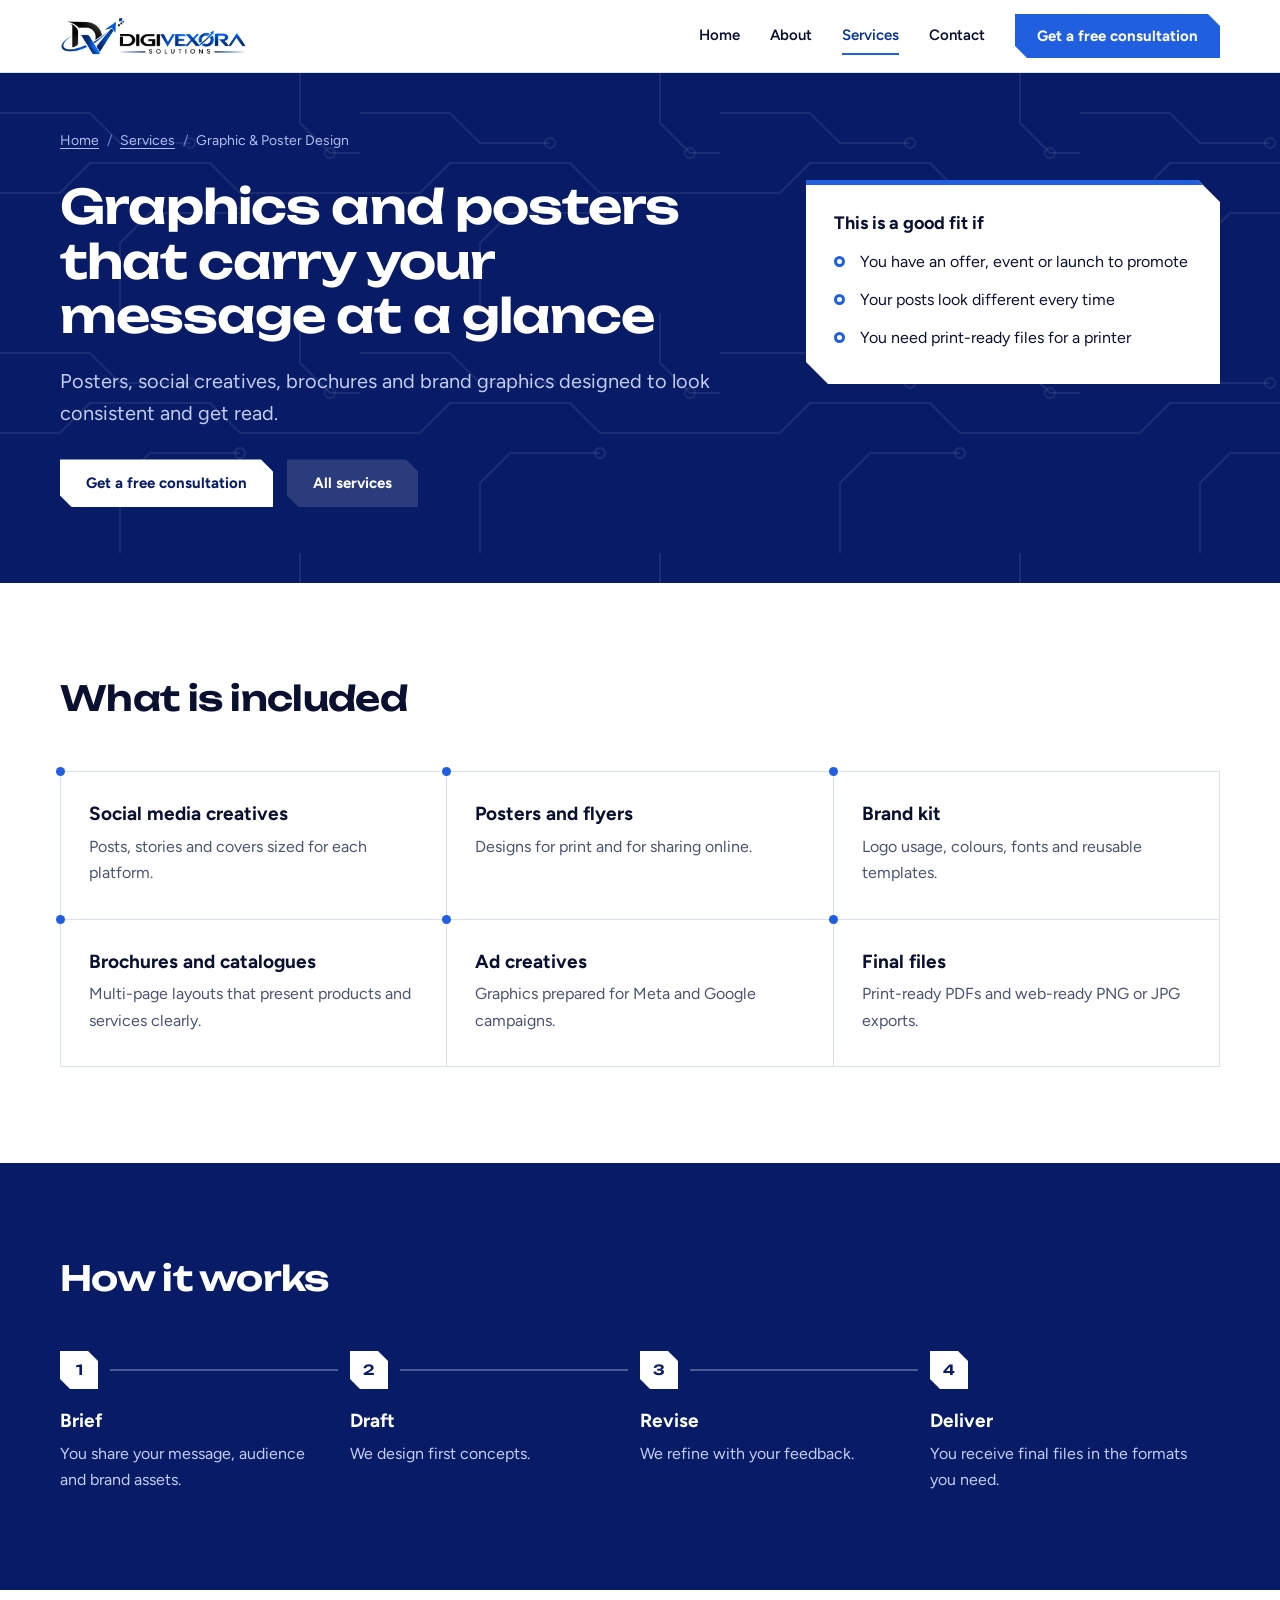
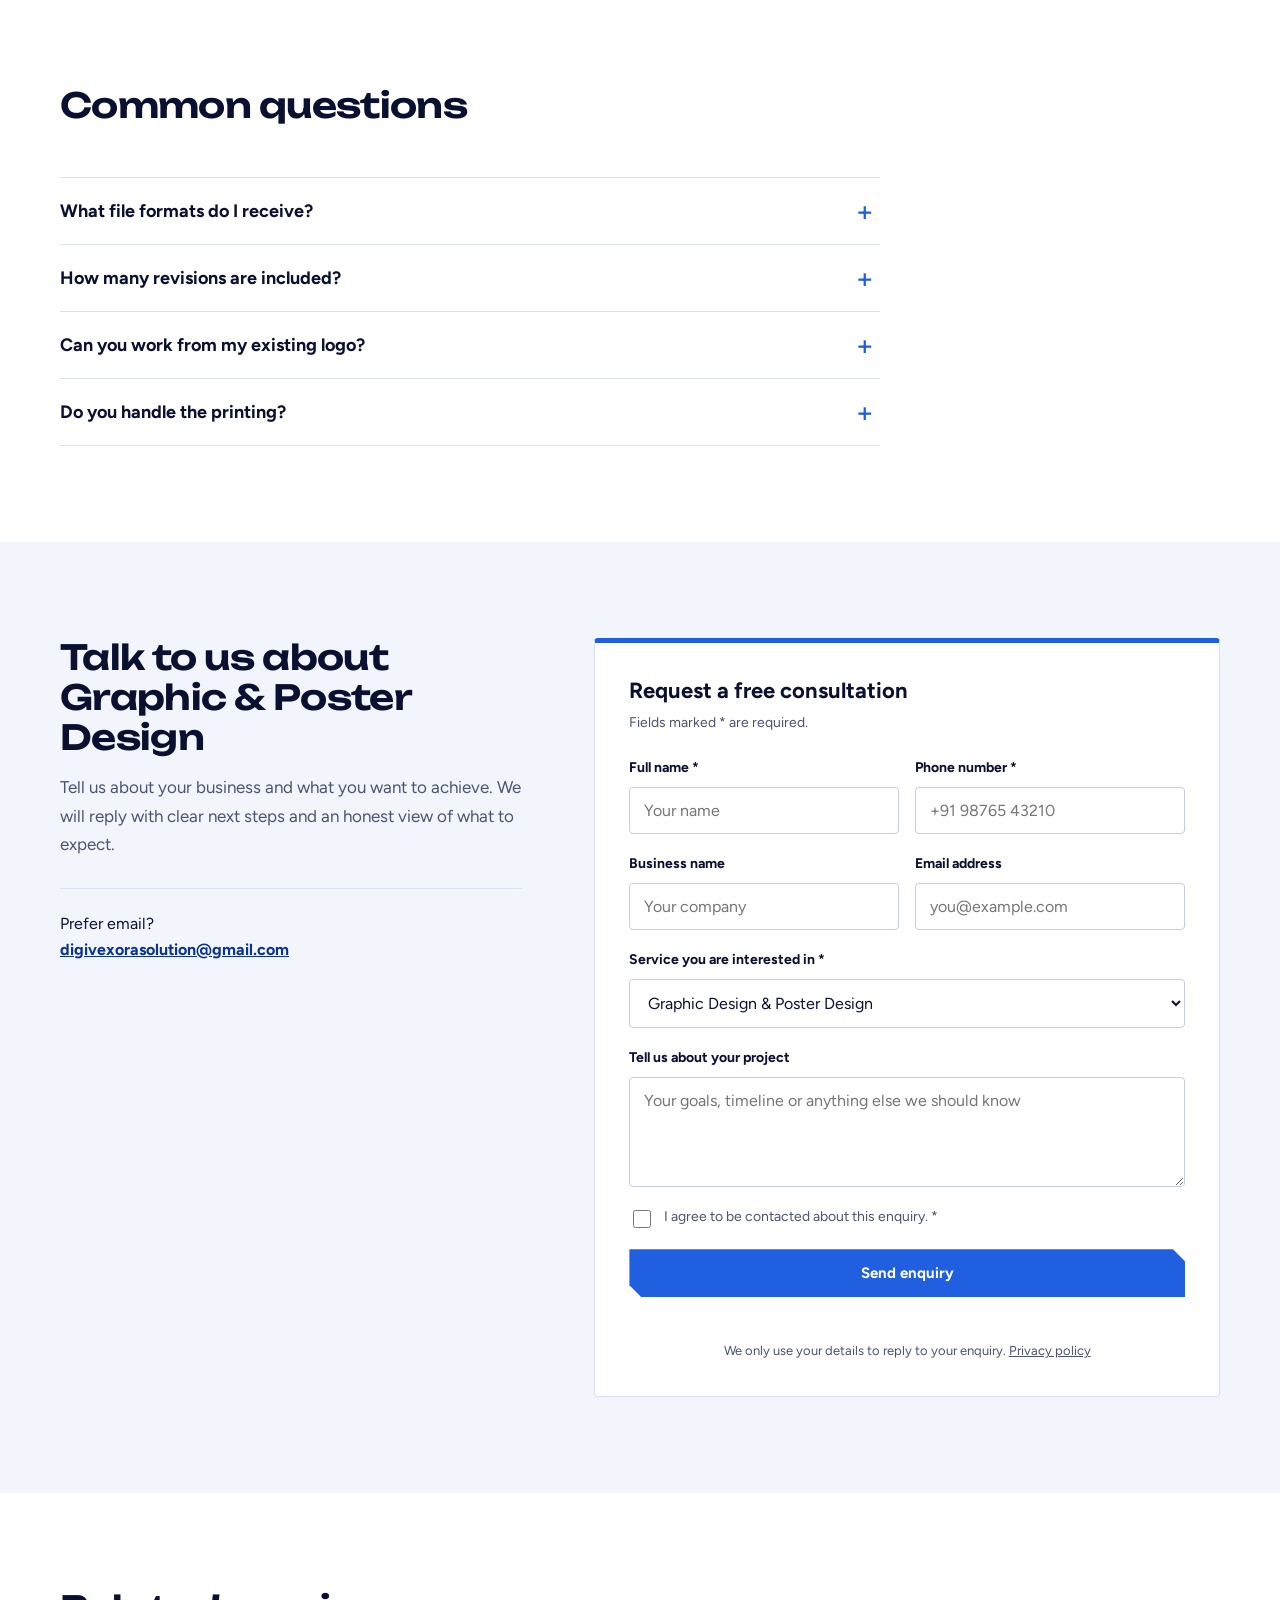
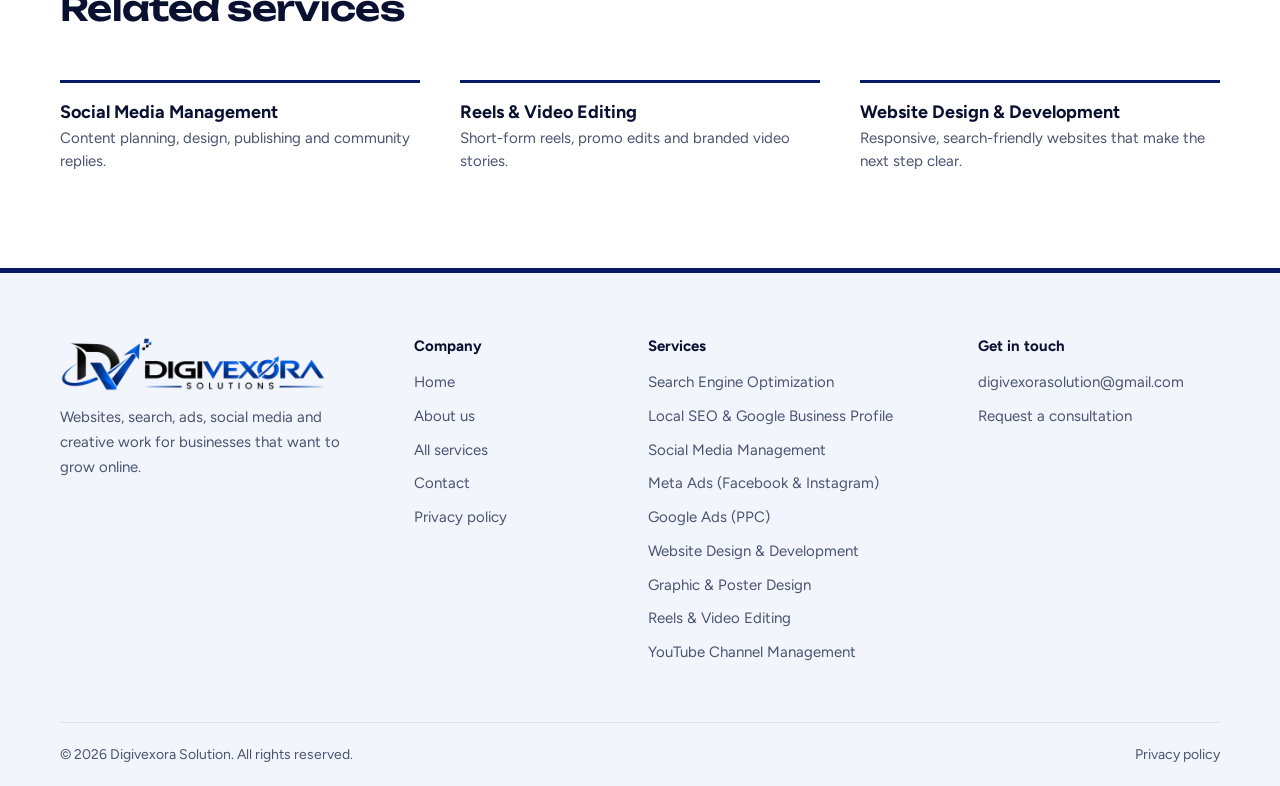
<file: graphic-poster-design.html>
<!DOCTYPE html>
<html lang="en">
<head>
<meta charset="UTF-8">
<meta name="viewport" content="width=device-width, initial-scale=1">
<title>Graphic &amp; Poster Design | Digivexora Solution</title>
<meta name="description" content="Graphic and poster design: social media creatives, posters, flyers, brochures and brand graphics, delivered as print-ready and web-ready files.">
<meta name="robots" content="index,follow,max-image-preview:large">
<link rel="canonical" href="https://digivexora.in/graphic-poster-design.html">
<meta name="theme-color" content="#081b66">
<link rel="icon" href="assets/favicon.ico" sizes="any">
<link rel="icon" type="image/png" sizes="48x48" href="assets/favicon-48.png">
<link rel="apple-touch-icon" href="assets/apple-touch-icon.png">
<meta property="og:type" content="website">
<meta property="og:site_name" content="Digivexora Solution">
<meta property="og:title" content="Graphic &amp; Poster Design | Digivexora Solution">
<meta property="og:description" content="Graphic and poster design: social media creatives, posters, flyers, brochures and brand graphics, delivered as print-ready and web-ready files.">
<meta property="og:url" content="https://digivexora.in/graphic-poster-design.html">
<meta property="og:image" content="https://digivexora.in/assets/og-image.jpg">
<meta property="og:image:width" content="1200">
<meta property="og:image:height" content="630">
<meta name="twitter:card" content="summary_large_image">
<meta name="twitter:title" content="Graphic &amp; Poster Design | Digivexora Solution">
<meta name="twitter:description" content="Graphic and poster design: social media creatives, posters, flyers, brochures and brand graphics, delivered as print-ready and web-ready files.">
<meta name="twitter:image" content="https://digivexora.in/assets/og-image.jpg">
<link rel="preconnect" href="https://fonts.googleapis.com">
<link rel="preconnect" href="https://fonts.gstatic.com" crossorigin>
<link href="https://fonts.googleapis.com/css2?family=Figtree:wght@400;500;600;700&family=Unbounded:wght@500;600&display=swap" rel="stylesheet">
<link rel="stylesheet" href="style.css">
<script type="application/ld+json">{"@context":"https://schema.org","@type":"Service","name":"Graphic & Poster Design","serviceType":"Graphic & Poster Design","description":"Graphic and poster design: social media creatives, posters, flyers, brochures and brand graphics, delivered as print-ready and web-ready files.","url":"https://digivexora.in/graphic-poster-design.html","provider":{"@id":"https://digivexora.in/#org"}}</script><script type="application/ld+json">{"@context":"https://schema.org","@type":"BreadcrumbList","itemListElement":[{"@type":"ListItem","position":1,"name":"Home","item":"https://digivexora.in/"},{"@type":"ListItem","position":2,"name":"Services","item":"https://digivexora.in/services.html"},{"@type":"ListItem","position":3,"name":"Graphic & Poster Design","item":"https://digivexora.in/graphic-poster-design.html"}]}</script><script type="application/ld+json">{"@context":"https://schema.org","@type":"FAQPage","mainEntity":[{"@type":"Question","name":"What file formats do I receive?","acceptedAnswer":{"@type":"Answer","text":"Print-ready PDFs, and PNG or JPG for web and social. Editable source files can be shared when we agree it in advance."}},{"@type":"Question","name":"How many revisions are included?","acceptedAnswer":{"@type":"Answer","text":"We agree the number of revision rounds up front so timelines stay clear."}},{"@type":"Question","name":"Can you work from my existing logo?","acceptedAnswer":{"@type":"Answer","text":"Yes. Send your logo and brand colours. If you do not have them yet, ask us about a brand kit."}},{"@type":"Question","name":"Do you handle the printing?","acceptedAnswer":{"@type":"Answer","text":"We design the artwork and can advise on print specifications, then send files to your printer."}}]}</script>
</head>
<body>
<a class="skip" href="#main">Skip to content</a>
<header class="site-header">
<div class="wrap header__inner">
<a class="brand" href="index.html" aria-label="Digivexora Solution home"><img src="assets/logo-600.png" width="600" height="122" alt="Digivexora Solution logo"></a>
<button class="menu-btn" aria-label="Open menu" aria-expanded="false" aria-controls="nav"><span></span><span></span><span></span></button>
<nav class="nav" id="nav" aria-label="Main">
<a href="index.html">Home</a>
<a href="about.html">About</a>
<a href="services.html" aria-current="page">Services</a>
<a href="contact.html">Contact</a>
<a class="btn btn--primary" href="contact.html">Get a free consultation</a>
</nav>
</div>
</header>
<main id="main">
<section class="page-hero">
<div class="wrap">
<nav class="crumbs" aria-label="Breadcrumb"><ol><li><a href="index.html">Home</a></li><li><a href="services.html">Services</a></li><li aria-current="page">Graphic &amp; Poster Design</li></ol></nav>
<div class="page-hero__grid">
<div>
<h1>Graphics and posters that carry your message at a glance</h1>
<p class="lead">Posters, social creatives, brochures and brand graphics designed to look consistent and get read.</p>
<div class="actions">
<a class="btn btn--primary" href="#enquire">Get a free consultation</a>
<a class="btn btn--ghost" href="services.html">All services</a>
</div>
</div>
<aside class="fit"><h2>This is a good fit if</h2><ul><li>You have an offer, event or launch to promote</li><li>Your posts look different every time</li><li>You need print-ready files for a printer</li></ul></aside>
</div>
</div>
</section>

<section class="band">
<div class="wrap">
<div class="sec-head"><h2>What is included</h2></div>
<div class="included"><div class="inc"><h3>Social media creatives</h3><p>Posts, stories and covers sized for each platform.</p></div><div class="inc"><h3>Posters and flyers</h3><p>Designs for print and for sharing online.</p></div><div class="inc"><h3>Brand kit</h3><p>Logo usage, colours, fonts and reusable templates.</p></div><div class="inc"><h3>Brochures and catalogues</h3><p>Multi-page layouts that present products and services clearly.</p></div><div class="inc"><h3>Ad creatives</h3><p>Graphics prepared for Meta and Google campaigns.</p></div><div class="inc"><h3>Final files</h3><p>Print-ready PDFs and web-ready PNG or JPG exports.</p></div></div>
</div>
</section>

<section class="band band--navy">
<div class="wrap">
<div class="sec-head"><h2>How it works</h2></div>
<ol class="steps"><li class="step"><h3>Brief</h3><p>You share your message, audience and brand assets.</p></li><li class="step"><h3>Draft</h3><p>We design first concepts.</p></li><li class="step"><h3>Revise</h3><p>We refine with your feedback.</p></li><li class="step"><h3>Deliver</h3><p>You receive final files in the formats you need.</p></li></ol>
</div>
</section>

<section class="band">
<div class="wrap">
<div class="sec-head"><h2>Common questions</h2></div>
<div class="faq"><details><summary>What file formats do I receive?</summary><p>Print-ready PDFs, and PNG or JPG for web and social. Editable source files can be shared when we agree it in advance.</p></details><details><summary>How many revisions are included?</summary><p>We agree the number of revision rounds up front so timelines stay clear.</p></details><details><summary>Can you work from my existing logo?</summary><p>Yes. Send your logo and brand colours. If you do not have them yet, ask us about a brand kit.</p></details><details><summary>Do you handle the printing?</summary><p>We design the artwork and can advise on print specifications, then send files to your printer.</p></details></div>
</div>
</section>

<section class="band band--paper" id="enquire">
<div class="wrap enquiry">
<div class="enquiry__copy">
<h2>Talk to us about Graphic &amp; Poster Design</h2>
<p>Tell us about your business and what you want to achieve. We will reply with clear next steps and an honest view of what to expect.</p>
<div class="direct">Prefer email?<br><a href="mailto:digivexorasolution@gmail.com">digivexorasolution@gmail.com</a></div>
</div>
<form class="form" action="submit_enquiry.php" method="POST" data-enquiry novalidate>
<h3>Request a free consultation</h3>
<p class="req">Fields marked * are required.</p>
<input type="hidden" name="source_page" value="graphic-poster-design.html">
<div class="hp" aria-hidden="true"><label>Leave this empty<input type="text" name="website_url" tabindex="-1" autocomplete="off"></label></div>
<div class="row2">
<label>Full name *<input type="text" name="name" required minlength="2" maxlength="120" autocomplete="name" placeholder="Your name"></label>
<label>Phone number *<input type="tel" name="phone" required pattern="[0-9+\(\) .\-]{8,25}" autocomplete="tel" placeholder="+91 98765 43210"></label>
</div>
<div class="row2">
<label>Business name<input type="text" name="business" maxlength="160" autocomplete="organization" placeholder="Your company"></label>
<label>Email address<input type="email" name="email" maxlength="190" autocomplete="email" placeholder="you@example.com"></label>
</div>
<label>Service you are interested in *<select name="service" required><option value="">Choose a service</option><option value="Search Engine Optimization (SEO)">Search Engine Optimization (SEO)</option><option value="Local SEO &amp; Google Business Profile">Local SEO &amp; Google Business Profile</option><option value="Social Media Management">Social Media Management</option><option value="Meta Ads - Facebook &amp; Instagram">Meta Ads - Facebook &amp; Instagram</option><option value="Google Ads (PPC)">Google Ads (PPC)</option><option value="Website Design &amp; Development">Website Design &amp; Development</option><option value="Graphic Design &amp; Poster Design" selected>Graphic Design &amp; Poster Design</option><option value="Reels &amp; Video Editing">Reels &amp; Video Editing</option><option value="YouTube Channel Management">YouTube Channel Management</option><option value="Multiple services / Not sure yet">Multiple services / Not sure yet</option></select></label>
<label>Tell us about your project<textarea name="message" maxlength="5000" placeholder="Your goals, timeline or anything else we should know"></textarea></label>
<label class="consent"><input type="checkbox" name="consent" value="1" required><span>I agree to be contacted about this enquiry. *</span></label>
<button class="btn btn--primary" type="submit">Send enquiry</button>
<p class="status" role="status" aria-live="polite"></p>
<p class="fine">We only use your details to reply to your enquiry. <a href="privacy-policy.html">Privacy policy</a></p>
</form>
</div>
</section>

<section class="band">
<div class="wrap">
<div class="sec-head"><h2>Related services</h2></div>
<div class="related"><a class="svc-row" href="social-media-management.html"><strong>Social Media Management</strong><span>Content planning, design, publishing and community replies.</span></a>
<a class="svc-row" href="reels-video-editing.html"><strong>Reels &amp; Video Editing</strong><span>Short-form reels, promo edits and branded video stories.</span></a>
<a class="svc-row" href="website-design-development.html"><strong>Website Design &amp; Development</strong><span>Responsive, search-friendly websites that make the next step clear.</span></a></div>
</div>
</section>
</main>
<footer class="site-footer">
<div class="wrap footer__grid">
<div class="footer__brand">
<a href="index.html" aria-label="Digivexora Solution home"><img src="assets/logo-600.png" width="600" height="122" alt="Digivexora Solution logo" loading="lazy"></a>
<p>Websites, search, ads, social media and creative work for businesses that want to grow online.</p>
</div>
<div>
<h4>Company</h4>
<ul>
<li><a href="index.html">Home</a></li>
<li><a href="about.html">About us</a></li>
<li><a href="services.html">All services</a></li>
<li><a href="contact.html">Contact</a></li>
<li><a href="privacy-policy.html">Privacy policy</a></li>
</ul>
</div>
<div>
<h4>Services</h4>
<ul>
<li><a href="search-engine-optimization.html">Search Engine Optimization</a></li>
<li><a href="local-seo-google-business-profile.html">Local SEO &amp; Google Business Profile</a></li>
<li><a href="social-media-management.html">Social Media Management</a></li>
<li><a href="meta-ads.html">Meta Ads (Facebook &amp; Instagram)</a></li>
<li><a href="google-ads-ppc.html">Google Ads (PPC)</a></li>
<li><a href="website-design-development.html">Website Design &amp; Development</a></li>
<li><a href="graphic-poster-design.html">Graphic &amp; Poster Design</a></li>
<li><a href="reels-video-editing.html">Reels &amp; Video Editing</a></li>
<li><a href="youtube-channel-management.html">YouTube Channel Management</a></li>
</ul>
</div>
<div>
<h4>Get in touch</h4>
<ul>
<li><a href="mailto:digivexorasolution@gmail.com">digivexorasolution@gmail.com</a></li>
<li><a href="contact.html">Request a consultation</a></li>
</ul>
</div>
</div>
<div class="wrap footer__bottom"><span>&copy; 2026 Digivexora Solution. All rights reserved.</span><a href="privacy-policy.html">Privacy policy</a></div>
</footer>
<script src="script.js" defer></script>
</body>
</html>
</file>
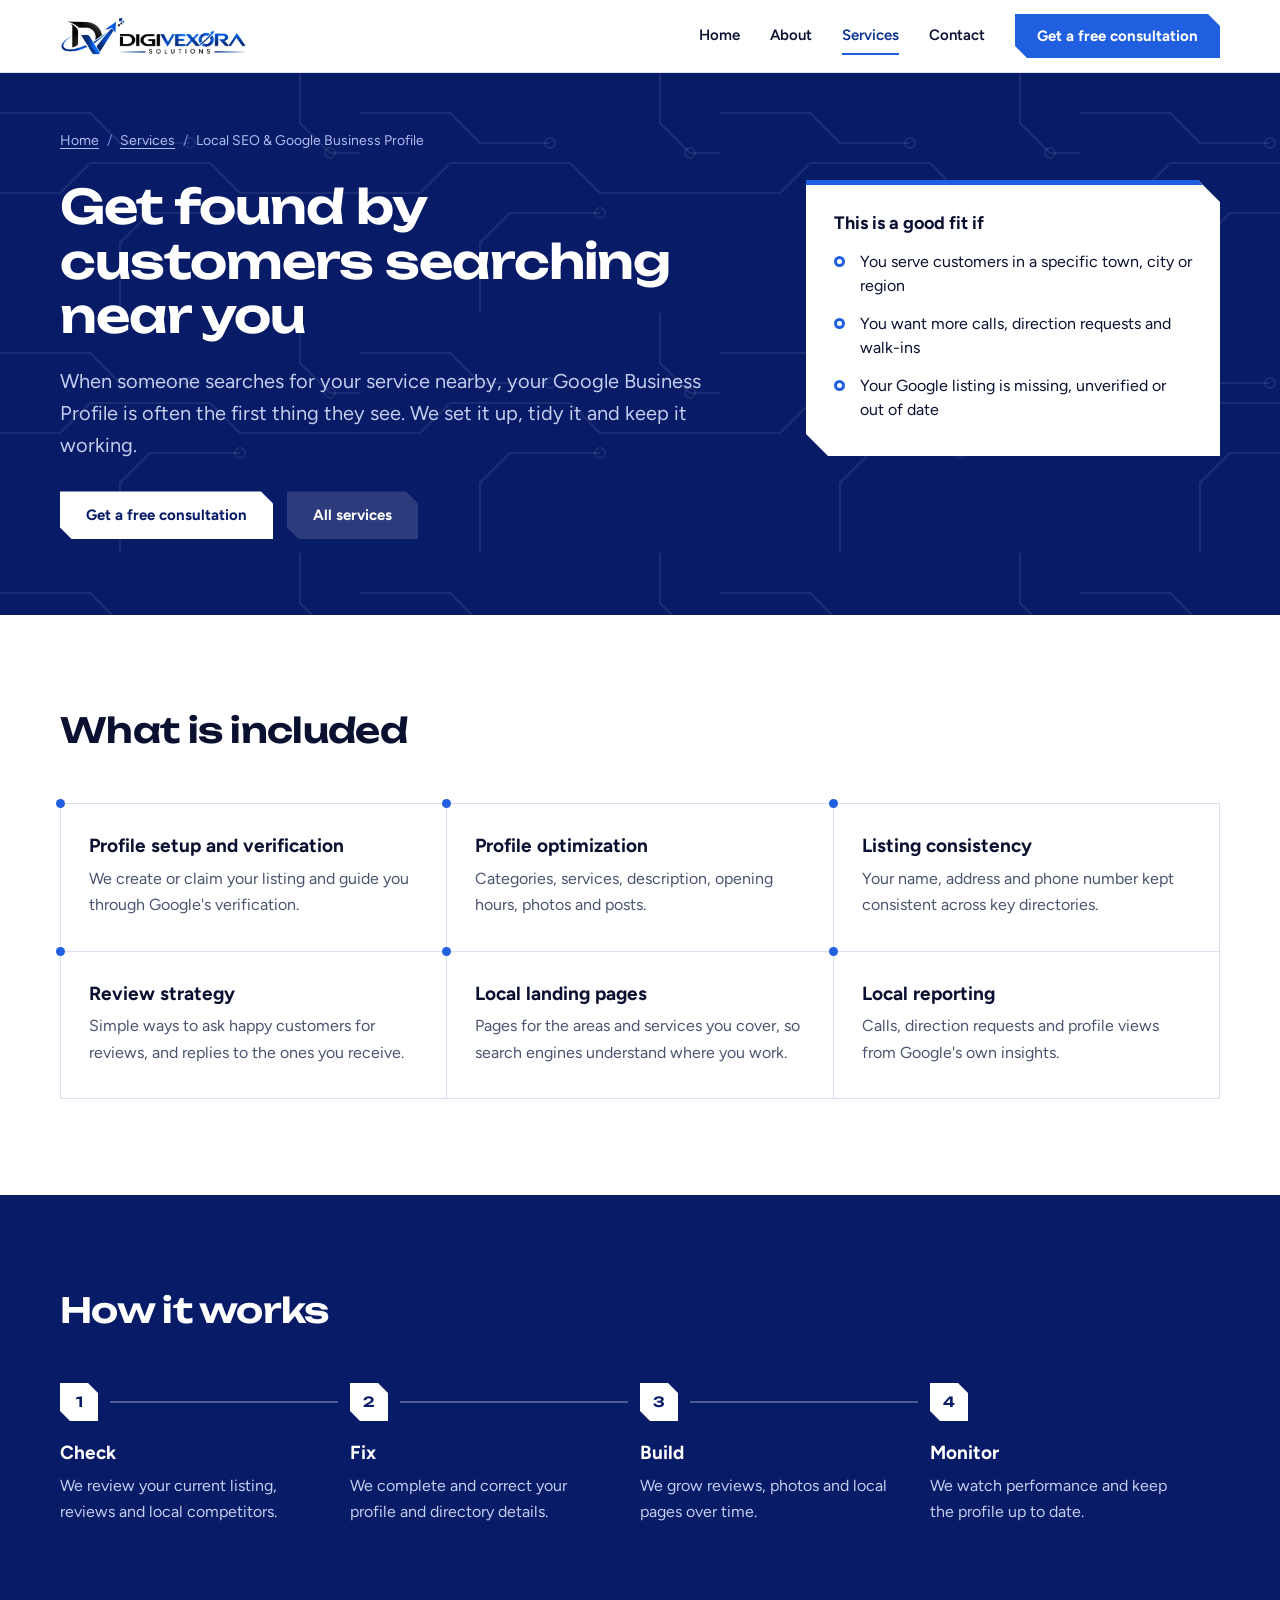
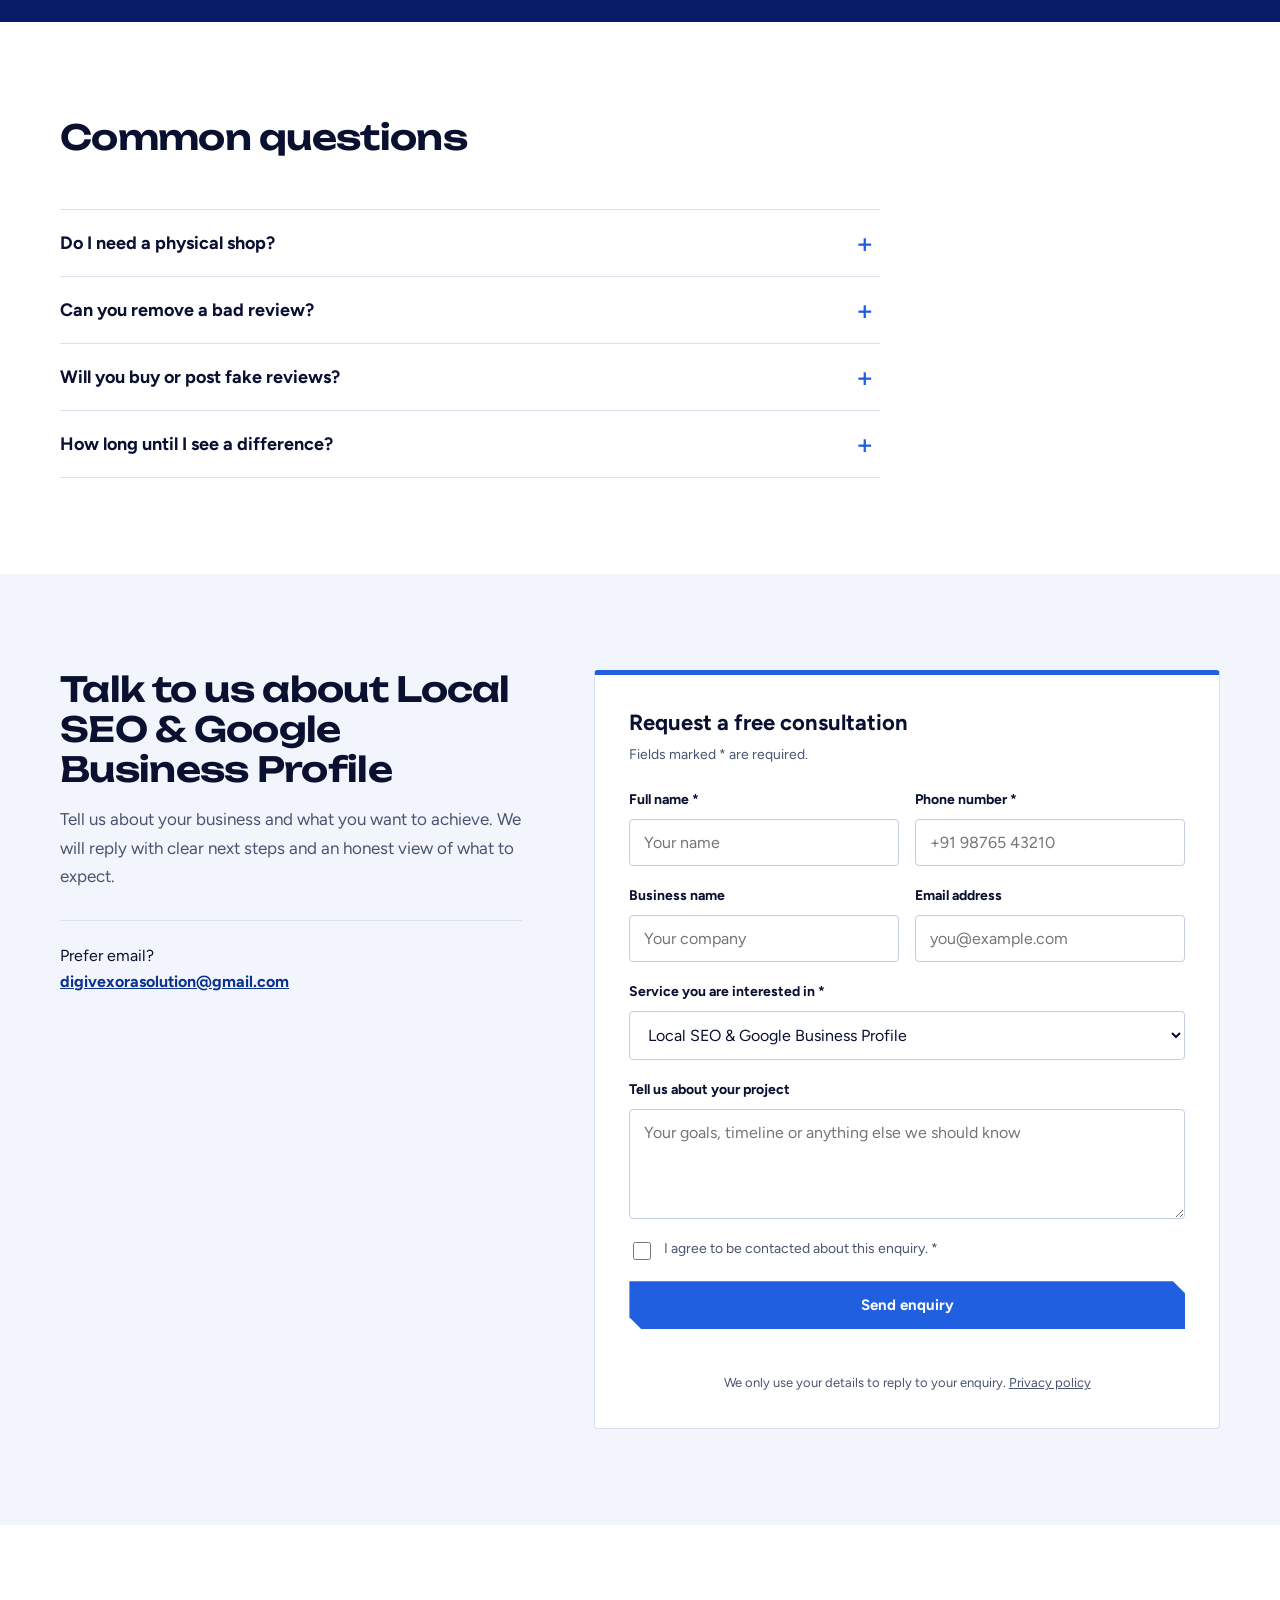
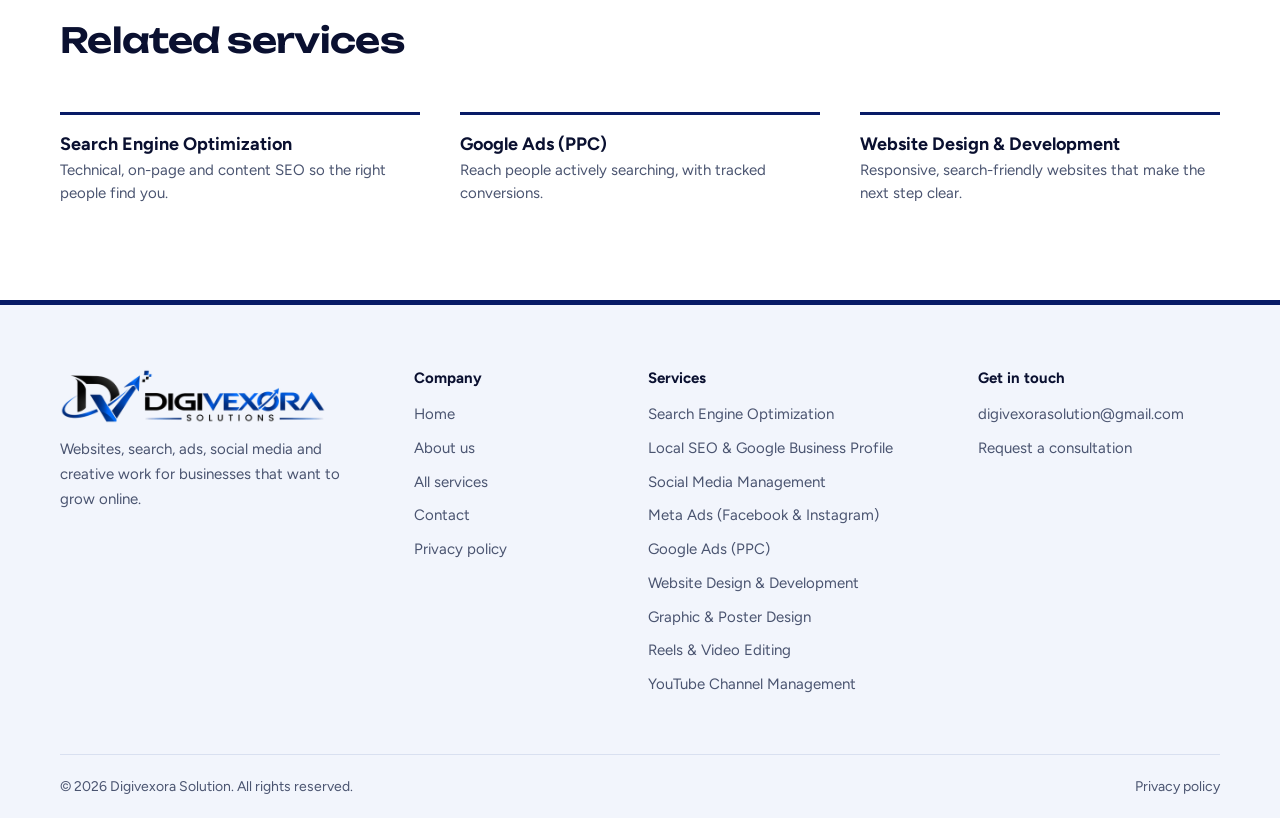
<file: local-seo-google-business-profile.html>
<!DOCTYPE html>
<html lang="en">
<head>
<meta charset="UTF-8">
<meta name="viewport" content="width=device-width, initial-scale=1">
<title>Local SEO &amp; Google Business Profile | Digivexora</title>
<meta name="description" content="Local SEO and Google Business Profile setup and optimization: accurate listings, review strategy and local pages that help nearby customers find you.">
<meta name="robots" content="index,follow,max-image-preview:large">
<link rel="canonical" href="https://digivexora.in/local-seo-google-business-profile.html">
<meta name="theme-color" content="#081b66">
<link rel="icon" href="assets/favicon.ico" sizes="any">
<link rel="icon" type="image/png" sizes="48x48" href="assets/favicon-48.png">
<link rel="apple-touch-icon" href="assets/apple-touch-icon.png">
<meta property="og:type" content="website">
<meta property="og:site_name" content="Digivexora Solution">
<meta property="og:title" content="Local SEO &amp; Google Business Profile | Digivexora">
<meta property="og:description" content="Local SEO and Google Business Profile setup and optimization: accurate listings, review strategy and local pages that help nearby customers find you.">
<meta property="og:url" content="https://digivexora.in/local-seo-google-business-profile.html">
<meta property="og:image" content="https://digivexora.in/assets/og-image.jpg">
<meta property="og:image:width" content="1200">
<meta property="og:image:height" content="630">
<meta name="twitter:card" content="summary_large_image">
<meta name="twitter:title" content="Local SEO &amp; Google Business Profile | Digivexora">
<meta name="twitter:description" content="Local SEO and Google Business Profile setup and optimization: accurate listings, review strategy and local pages that help nearby customers find you.">
<meta name="twitter:image" content="https://digivexora.in/assets/og-image.jpg">
<link rel="preconnect" href="https://fonts.googleapis.com">
<link rel="preconnect" href="https://fonts.gstatic.com" crossorigin>
<link href="https://fonts.googleapis.com/css2?family=Figtree:wght@400;500;600;700&family=Unbounded:wght@500;600&display=swap" rel="stylesheet">
<link rel="stylesheet" href="style.css">
<script type="application/ld+json">{"@context":"https://schema.org","@type":"Service","name":"Local SEO & Google Business Profile","serviceType":"Local SEO & Google Business Profile","description":"Local SEO and Google Business Profile setup and optimization: accurate listings, review strategy and local pages that help nearby customers find you.","url":"https://digivexora.in/local-seo-google-business-profile.html","provider":{"@id":"https://digivexora.in/#org"}}</script><script type="application/ld+json">{"@context":"https://schema.org","@type":"BreadcrumbList","itemListElement":[{"@type":"ListItem","position":1,"name":"Home","item":"https://digivexora.in/"},{"@type":"ListItem","position":2,"name":"Services","item":"https://digivexora.in/services.html"},{"@type":"ListItem","position":3,"name":"Local SEO & Google Business Profile","item":"https://digivexora.in/local-seo-google-business-profile.html"}]}</script><script type="application/ld+json">{"@context":"https://schema.org","@type":"FAQPage","mainEntity":[{"@type":"Question","name":"Do I need a physical shop?","acceptedAnswer":{"@type":"Answer","text":"Google Business Profile suits businesses that meet customers in person or travel to them. Rules differ for service-area businesses, so we check your situation against Google's guidelines first."}},{"@type":"Question","name":"Can you remove a bad review?","acceptedAnswer":{"@type":"Answer","text":"Only reviews that break Google's policies can be reported, and Google makes the decision. We help you reply professionally and build up genuine reviews."}},{"@type":"Question","name":"Will you buy or post fake reviews?","acceptedAnswer":{"@type":"Answer","text":"No. Fake or incentivised reviews break Google's rules and can get a profile suspended."}},{"@type":"Question","name":"How long until I see a difference?","acceptedAnswer":{"@type":"Answer","text":"Profile improvements can show quickly. Stronger local visibility builds over weeks and months."}}]}</script>
</head>
<body>
<a class="skip" href="#main">Skip to content</a>
<header class="site-header">
<div class="wrap header__inner">
<a class="brand" href="index.html" aria-label="Digivexora Solution home"><img src="assets/logo-600.png" width="600" height="122" alt="Digivexora Solution logo"></a>
<button class="menu-btn" aria-label="Open menu" aria-expanded="false" aria-controls="nav"><span></span><span></span><span></span></button>
<nav class="nav" id="nav" aria-label="Main">
<a href="index.html">Home</a>
<a href="about.html">About</a>
<a href="services.html" aria-current="page">Services</a>
<a href="contact.html">Contact</a>
<a class="btn btn--primary" href="contact.html">Get a free consultation</a>
</nav>
</div>
</header>
<main id="main">
<section class="page-hero">
<div class="wrap">
<nav class="crumbs" aria-label="Breadcrumb"><ol><li><a href="index.html">Home</a></li><li><a href="services.html">Services</a></li><li aria-current="page">Local SEO &amp; Google Business Profile</li></ol></nav>
<div class="page-hero__grid">
<div>
<h1>Get found by customers searching near you</h1>
<p class="lead">When someone searches for your service nearby, your Google Business Profile is often the first thing they see. We set it up, tidy it and keep it working.</p>
<div class="actions">
<a class="btn btn--primary" href="#enquire">Get a free consultation</a>
<a class="btn btn--ghost" href="services.html">All services</a>
</div>
</div>
<aside class="fit"><h2>This is a good fit if</h2><ul><li>You serve customers in a specific town, city or region</li><li>You want more calls, direction requests and walk-ins</li><li>Your Google listing is missing, unverified or out of date</li></ul></aside>
</div>
</div>
</section>

<section class="band">
<div class="wrap">
<div class="sec-head"><h2>What is included</h2></div>
<div class="included"><div class="inc"><h3>Profile setup and verification</h3><p>We create or claim your listing and guide you through Google&#x27;s verification.</p></div><div class="inc"><h3>Profile optimization</h3><p>Categories, services, description, opening hours, photos and posts.</p></div><div class="inc"><h3>Listing consistency</h3><p>Your name, address and phone number kept consistent across key directories.</p></div><div class="inc"><h3>Review strategy</h3><p>Simple ways to ask happy customers for reviews, and replies to the ones you receive.</p></div><div class="inc"><h3>Local landing pages</h3><p>Pages for the areas and services you cover, so search engines understand where you work.</p></div><div class="inc"><h3>Local reporting</h3><p>Calls, direction requests and profile views from Google&#x27;s own insights.</p></div></div>
</div>
</section>

<section class="band band--navy">
<div class="wrap">
<div class="sec-head"><h2>How it works</h2></div>
<ol class="steps"><li class="step"><h3>Check</h3><p>We review your current listing, reviews and local competitors.</p></li><li class="step"><h3>Fix</h3><p>We complete and correct your profile and directory details.</p></li><li class="step"><h3>Build</h3><p>We grow reviews, photos and local pages over time.</p></li><li class="step"><h3>Monitor</h3><p>We watch performance and keep the profile up to date.</p></li></ol>
</div>
</section>

<section class="band">
<div class="wrap">
<div class="sec-head"><h2>Common questions</h2></div>
<div class="faq"><details><summary>Do I need a physical shop?</summary><p>Google Business Profile suits businesses that meet customers in person or travel to them. Rules differ for service-area businesses, so we check your situation against Google&#x27;s guidelines first.</p></details><details><summary>Can you remove a bad review?</summary><p>Only reviews that break Google&#x27;s policies can be reported, and Google makes the decision. We help you reply professionally and build up genuine reviews.</p></details><details><summary>Will you buy or post fake reviews?</summary><p>No. Fake or incentivised reviews break Google&#x27;s rules and can get a profile suspended.</p></details><details><summary>How long until I see a difference?</summary><p>Profile improvements can show quickly. Stronger local visibility builds over weeks and months.</p></details></div>
</div>
</section>

<section class="band band--paper" id="enquire">
<div class="wrap enquiry">
<div class="enquiry__copy">
<h2>Talk to us about Local SEO &amp; Google Business Profile</h2>
<p>Tell us about your business and what you want to achieve. We will reply with clear next steps and an honest view of what to expect.</p>
<div class="direct">Prefer email?<br><a href="mailto:digivexorasolution@gmail.com">digivexorasolution@gmail.com</a></div>
</div>
<form class="form" action="submit_enquiry.php" method="POST" data-enquiry novalidate>
<h3>Request a free consultation</h3>
<p class="req">Fields marked * are required.</p>
<input type="hidden" name="source_page" value="local-seo-google-business-profile.html">
<div class="hp" aria-hidden="true"><label>Leave this empty<input type="text" name="website_url" tabindex="-1" autocomplete="off"></label></div>
<div class="row2">
<label>Full name *<input type="text" name="name" required minlength="2" maxlength="120" autocomplete="name" placeholder="Your name"></label>
<label>Phone number *<input type="tel" name="phone" required pattern="[0-9+\(\) .\-]{8,25}" autocomplete="tel" placeholder="+91 98765 43210"></label>
</div>
<div class="row2">
<label>Business name<input type="text" name="business" maxlength="160" autocomplete="organization" placeholder="Your company"></label>
<label>Email address<input type="email" name="email" maxlength="190" autocomplete="email" placeholder="you@example.com"></label>
</div>
<label>Service you are interested in *<select name="service" required><option value="">Choose a service</option><option value="Search Engine Optimization (SEO)">Search Engine Optimization (SEO)</option><option value="Local SEO &amp; Google Business Profile" selected>Local SEO &amp; Google Business Profile</option><option value="Social Media Management">Social Media Management</option><option value="Meta Ads - Facebook &amp; Instagram">Meta Ads - Facebook &amp; Instagram</option><option value="Google Ads (PPC)">Google Ads (PPC)</option><option value="Website Design &amp; Development">Website Design &amp; Development</option><option value="Graphic Design &amp; Poster Design">Graphic Design &amp; Poster Design</option><option value="Reels &amp; Video Editing">Reels &amp; Video Editing</option><option value="YouTube Channel Management">YouTube Channel Management</option><option value="Multiple services / Not sure yet">Multiple services / Not sure yet</option></select></label>
<label>Tell us about your project<textarea name="message" maxlength="5000" placeholder="Your goals, timeline or anything else we should know"></textarea></label>
<label class="consent"><input type="checkbox" name="consent" value="1" required><span>I agree to be contacted about this enquiry. *</span></label>
<button class="btn btn--primary" type="submit">Send enquiry</button>
<p class="status" role="status" aria-live="polite"></p>
<p class="fine">We only use your details to reply to your enquiry. <a href="privacy-policy.html">Privacy policy</a></p>
</form>
</div>
</section>

<section class="band">
<div class="wrap">
<div class="sec-head"><h2>Related services</h2></div>
<div class="related"><a class="svc-row" href="search-engine-optimization.html"><strong>Search Engine Optimization</strong><span>Technical, on-page and content SEO so the right people find you.</span></a>
<a class="svc-row" href="google-ads-ppc.html"><strong>Google Ads (PPC)</strong><span>Reach people actively searching, with tracked conversions.</span></a>
<a class="svc-row" href="website-design-development.html"><strong>Website Design &amp; Development</strong><span>Responsive, search-friendly websites that make the next step clear.</span></a></div>
</div>
</section>
</main>
<footer class="site-footer">
<div class="wrap footer__grid">
<div class="footer__brand">
<a href="index.html" aria-label="Digivexora Solution home"><img src="assets/logo-600.png" width="600" height="122" alt="Digivexora Solution logo" loading="lazy"></a>
<p>Websites, search, ads, social media and creative work for businesses that want to grow online.</p>
</div>
<div>
<h4>Company</h4>
<ul>
<li><a href="index.html">Home</a></li>
<li><a href="about.html">About us</a></li>
<li><a href="services.html">All services</a></li>
<li><a href="contact.html">Contact</a></li>
<li><a href="privacy-policy.html">Privacy policy</a></li>
</ul>
</div>
<div>
<h4>Services</h4>
<ul>
<li><a href="search-engine-optimization.html">Search Engine Optimization</a></li>
<li><a href="local-seo-google-business-profile.html">Local SEO &amp; Google Business Profile</a></li>
<li><a href="social-media-management.html">Social Media Management</a></li>
<li><a href="meta-ads.html">Meta Ads (Facebook &amp; Instagram)</a></li>
<li><a href="google-ads-ppc.html">Google Ads (PPC)</a></li>
<li><a href="website-design-development.html">Website Design &amp; Development</a></li>
<li><a href="graphic-poster-design.html">Graphic &amp; Poster Design</a></li>
<li><a href="reels-video-editing.html">Reels &amp; Video Editing</a></li>
<li><a href="youtube-channel-management.html">YouTube Channel Management</a></li>
</ul>
</div>
<div>
<h4>Get in touch</h4>
<ul>
<li><a href="mailto:digivexorasolution@gmail.com">digivexorasolution@gmail.com</a></li>
<li><a href="contact.html">Request a consultation</a></li>
</ul>
</div>
</div>
<div class="wrap footer__bottom"><span>&copy; 2026 Digivexora Solution. All rights reserved.</span><a href="privacy-policy.html">Privacy policy</a></div>
</footer>
<script src="script.js" defer></script>
</body>
</html>
</file>
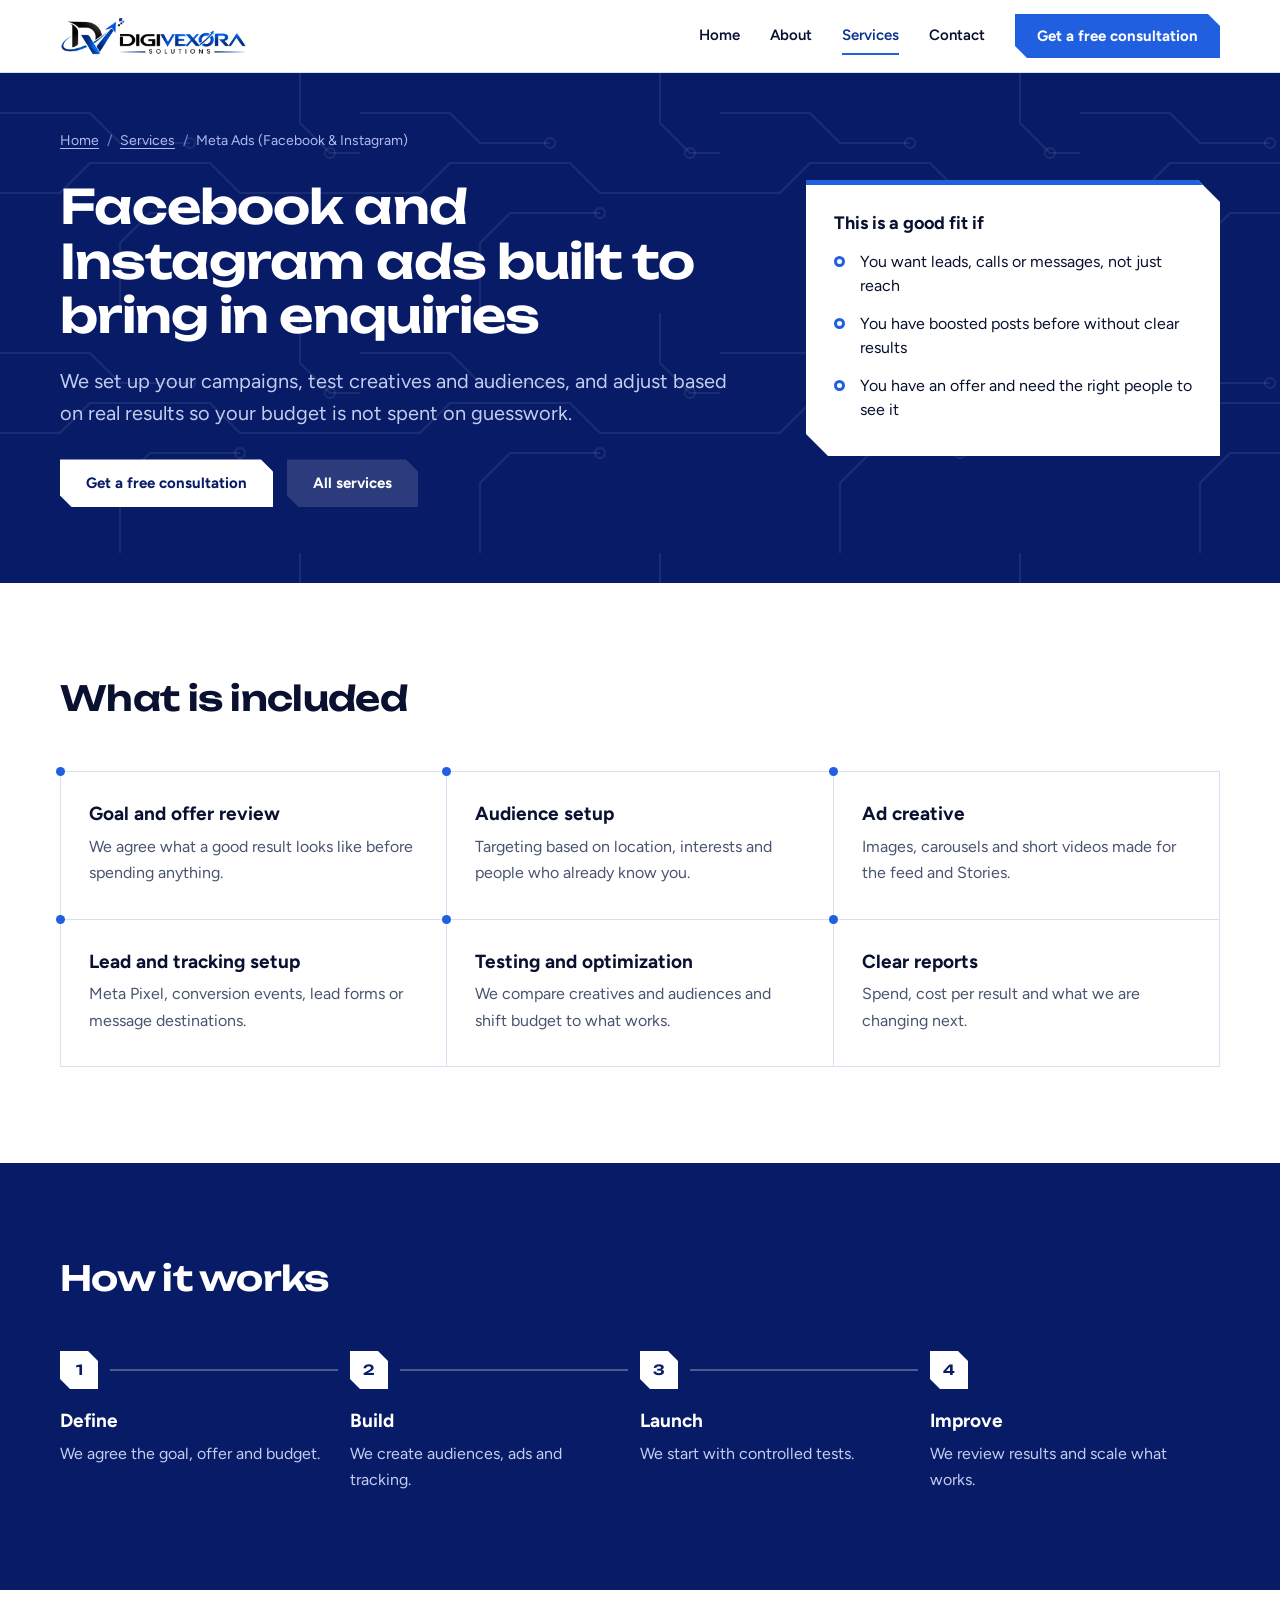
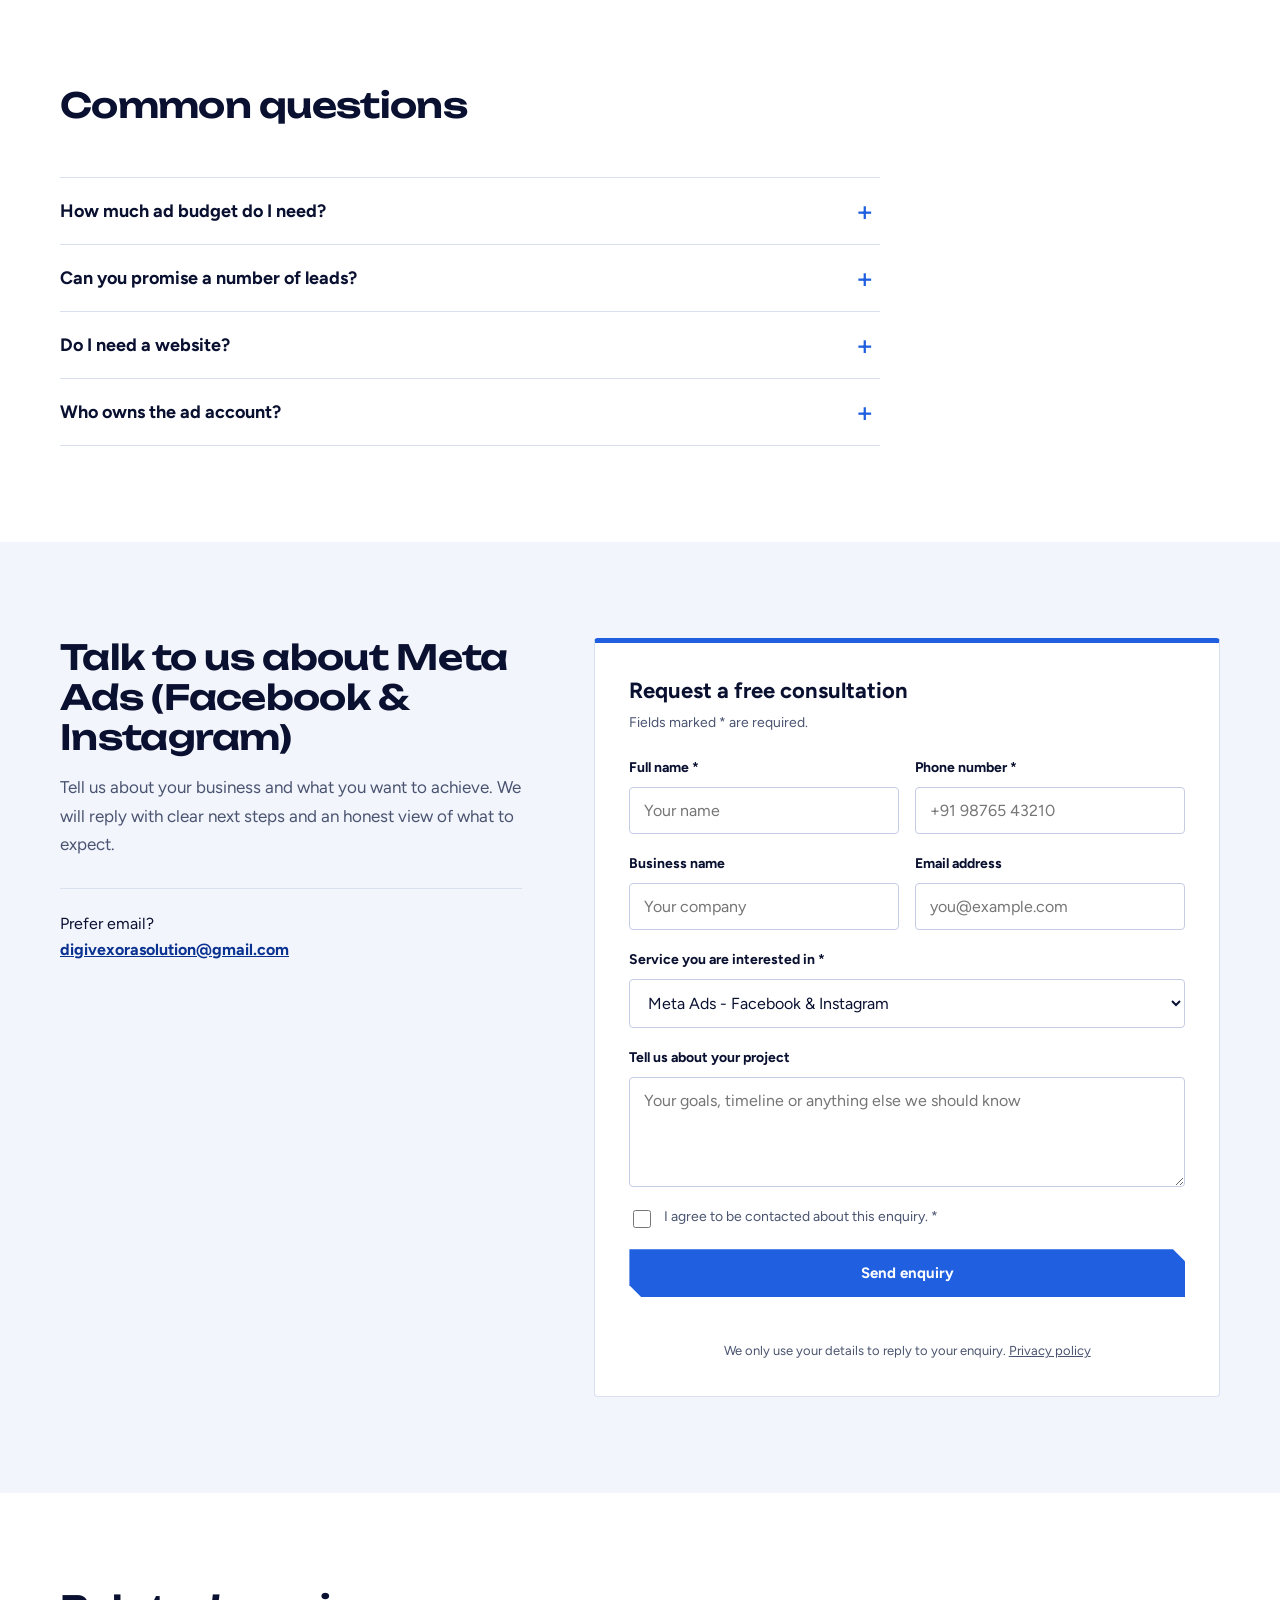
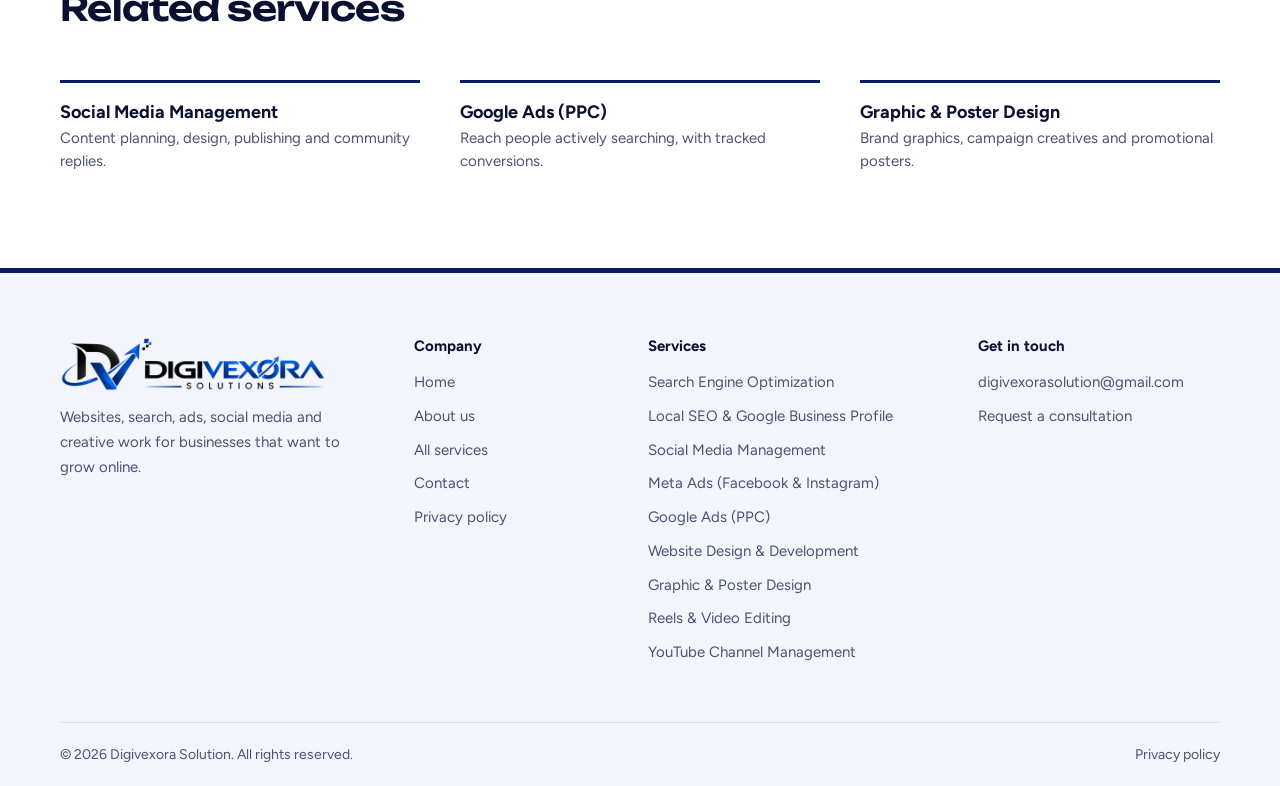
<file: meta-ads.html>
<!DOCTYPE html>
<html lang="en">
<head>
<meta charset="UTF-8">
<meta name="viewport" content="width=device-width, initial-scale=1">
<title>Meta Ads: Facebook &amp; Instagram Ads | Digivexora</title>
<meta name="description" content="Meta Ads management for Facebook and Instagram: campaign setup, audiences, ad creative, tracking and optimization focused on enquiries, not just reach.">
<meta name="robots" content="index,follow,max-image-preview:large">
<link rel="canonical" href="https://digivexora.in/meta-ads.html">
<meta name="theme-color" content="#081b66">
<link rel="icon" href="assets/favicon.ico" sizes="any">
<link rel="icon" type="image/png" sizes="48x48" href="assets/favicon-48.png">
<link rel="apple-touch-icon" href="assets/apple-touch-icon.png">
<meta property="og:type" content="website">
<meta property="og:site_name" content="Digivexora Solution">
<meta property="og:title" content="Meta Ads: Facebook &amp; Instagram Ads | Digivexora">
<meta property="og:description" content="Meta Ads management for Facebook and Instagram: campaign setup, audiences, ad creative, tracking and optimization focused on enquiries, not just reach.">
<meta property="og:url" content="https://digivexora.in/meta-ads.html">
<meta property="og:image" content="https://digivexora.in/assets/og-image.jpg">
<meta property="og:image:width" content="1200">
<meta property="og:image:height" content="630">
<meta name="twitter:card" content="summary_large_image">
<meta name="twitter:title" content="Meta Ads: Facebook &amp; Instagram Ads | Digivexora">
<meta name="twitter:description" content="Meta Ads management for Facebook and Instagram: campaign setup, audiences, ad creative, tracking and optimization focused on enquiries, not just reach.">
<meta name="twitter:image" content="https://digivexora.in/assets/og-image.jpg">
<link rel="preconnect" href="https://fonts.googleapis.com">
<link rel="preconnect" href="https://fonts.gstatic.com" crossorigin>
<link href="https://fonts.googleapis.com/css2?family=Figtree:wght@400;500;600;700&family=Unbounded:wght@500;600&display=swap" rel="stylesheet">
<link rel="stylesheet" href="style.css">
<script type="application/ld+json">{"@context":"https://schema.org","@type":"Service","name":"Meta Ads (Facebook & Instagram)","serviceType":"Meta Ads (Facebook & Instagram)","description":"Meta Ads management for Facebook and Instagram: campaign setup, audiences, ad creative, tracking and optimization focused on enquiries, not just reach.","url":"https://digivexora.in/meta-ads.html","provider":{"@id":"https://digivexora.in/#org"}}</script><script type="application/ld+json">{"@context":"https://schema.org","@type":"BreadcrumbList","itemListElement":[{"@type":"ListItem","position":1,"name":"Home","item":"https://digivexora.in/"},{"@type":"ListItem","position":2,"name":"Services","item":"https://digivexora.in/services.html"},{"@type":"ListItem","position":3,"name":"Meta Ads (Facebook & Instagram)","item":"https://digivexora.in/meta-ads.html"}]}</script><script type="application/ld+json">{"@context":"https://schema.org","@type":"FAQPage","mainEntity":[{"@type":"Question","name":"How much ad budget do I need?","acceptedAnswer":{"@type":"Answer","text":"It depends on your market and goal. We suggest a starting budget and scale only when results justify it. Ad spend is paid directly to Meta and is separate from our service fee."}},{"@type":"Question","name":"Can you promise a number of leads?","acceptedAnswer":{"@type":"Answer","text":"No. Results depend on your offer, market and budget. We promise careful setup, structured testing and honest reporting."}},{"@type":"Question","name":"Do I need a website?","acceptedAnswer":{"@type":"Answer","text":"A landing page or lead form helps. We can use Meta's built-in lead forms or build a dedicated landing page."}},{"@type":"Question","name":"Who owns the ad account?","acceptedAnswer":{"@type":"Answer","text":"You do. We work inside your account so you keep access to everything."}}]}</script>
</head>
<body>
<a class="skip" href="#main">Skip to content</a>
<header class="site-header">
<div class="wrap header__inner">
<a class="brand" href="index.html" aria-label="Digivexora Solution home"><img src="assets/logo-600.png" width="600" height="122" alt="Digivexora Solution logo"></a>
<button class="menu-btn" aria-label="Open menu" aria-expanded="false" aria-controls="nav"><span></span><span></span><span></span></button>
<nav class="nav" id="nav" aria-label="Main">
<a href="index.html">Home</a>
<a href="about.html">About</a>
<a href="services.html" aria-current="page">Services</a>
<a href="contact.html">Contact</a>
<a class="btn btn--primary" href="contact.html">Get a free consultation</a>
</nav>
</div>
</header>
<main id="main">
<section class="page-hero">
<div class="wrap">
<nav class="crumbs" aria-label="Breadcrumb"><ol><li><a href="index.html">Home</a></li><li><a href="services.html">Services</a></li><li aria-current="page">Meta Ads (Facebook &amp; Instagram)</li></ol></nav>
<div class="page-hero__grid">
<div>
<h1>Facebook and Instagram ads built to bring in enquiries</h1>
<p class="lead">We set up your campaigns, test creatives and audiences, and adjust based on real results so your budget is not spent on guesswork.</p>
<div class="actions">
<a class="btn btn--primary" href="#enquire">Get a free consultation</a>
<a class="btn btn--ghost" href="services.html">All services</a>
</div>
</div>
<aside class="fit"><h2>This is a good fit if</h2><ul><li>You want leads, calls or messages, not just reach</li><li>You have boosted posts before without clear results</li><li>You have an offer and need the right people to see it</li></ul></aside>
</div>
</div>
</section>

<section class="band">
<div class="wrap">
<div class="sec-head"><h2>What is included</h2></div>
<div class="included"><div class="inc"><h3>Goal and offer review</h3><p>We agree what a good result looks like before spending anything.</p></div><div class="inc"><h3>Audience setup</h3><p>Targeting based on location, interests and people who already know you.</p></div><div class="inc"><h3>Ad creative</h3><p>Images, carousels and short videos made for the feed and Stories.</p></div><div class="inc"><h3>Lead and tracking setup</h3><p>Meta Pixel, conversion events, lead forms or message destinations.</p></div><div class="inc"><h3>Testing and optimization</h3><p>We compare creatives and audiences and shift budget to what works.</p></div><div class="inc"><h3>Clear reports</h3><p>Spend, cost per result and what we are changing next.</p></div></div>
</div>
</section>

<section class="band band--navy">
<div class="wrap">
<div class="sec-head"><h2>How it works</h2></div>
<ol class="steps"><li class="step"><h3>Define</h3><p>We agree the goal, offer and budget.</p></li><li class="step"><h3>Build</h3><p>We create audiences, ads and tracking.</p></li><li class="step"><h3>Launch</h3><p>We start with controlled tests.</p></li><li class="step"><h3>Improve</h3><p>We review results and scale what works.</p></li></ol>
</div>
</section>

<section class="band">
<div class="wrap">
<div class="sec-head"><h2>Common questions</h2></div>
<div class="faq"><details><summary>How much ad budget do I need?</summary><p>It depends on your market and goal. We suggest a starting budget and scale only when results justify it. Ad spend is paid directly to Meta and is separate from our service fee.</p></details><details><summary>Can you promise a number of leads?</summary><p>No. Results depend on your offer, market and budget. We promise careful setup, structured testing and honest reporting.</p></details><details><summary>Do I need a website?</summary><p>A landing page or lead form helps. We can use Meta&#x27;s built-in lead forms or build a dedicated landing page.</p></details><details><summary>Who owns the ad account?</summary><p>You do. We work inside your account so you keep access to everything.</p></details></div>
</div>
</section>

<section class="band band--paper" id="enquire">
<div class="wrap enquiry">
<div class="enquiry__copy">
<h2>Talk to us about Meta Ads (Facebook &amp; Instagram)</h2>
<p>Tell us about your business and what you want to achieve. We will reply with clear next steps and an honest view of what to expect.</p>
<div class="direct">Prefer email?<br><a href="mailto:digivexorasolution@gmail.com">digivexorasolution@gmail.com</a></div>
</div>
<form class="form" action="submit_enquiry.php" method="POST" data-enquiry novalidate>
<h3>Request a free consultation</h3>
<p class="req">Fields marked * are required.</p>
<input type="hidden" name="source_page" value="meta-ads.html">
<div class="hp" aria-hidden="true"><label>Leave this empty<input type="text" name="website_url" tabindex="-1" autocomplete="off"></label></div>
<div class="row2">
<label>Full name *<input type="text" name="name" required minlength="2" maxlength="120" autocomplete="name" placeholder="Your name"></label>
<label>Phone number *<input type="tel" name="phone" required pattern="[0-9+\(\) .\-]{8,25}" autocomplete="tel" placeholder="+91 98765 43210"></label>
</div>
<div class="row2">
<label>Business name<input type="text" name="business" maxlength="160" autocomplete="organization" placeholder="Your company"></label>
<label>Email address<input type="email" name="email" maxlength="190" autocomplete="email" placeholder="you@example.com"></label>
</div>
<label>Service you are interested in *<select name="service" required><option value="">Choose a service</option><option value="Search Engine Optimization (SEO)">Search Engine Optimization (SEO)</option><option value="Local SEO &amp; Google Business Profile">Local SEO &amp; Google Business Profile</option><option value="Social Media Management">Social Media Management</option><option value="Meta Ads - Facebook &amp; Instagram" selected>Meta Ads - Facebook &amp; Instagram</option><option value="Google Ads (PPC)">Google Ads (PPC)</option><option value="Website Design &amp; Development">Website Design &amp; Development</option><option value="Graphic Design &amp; Poster Design">Graphic Design &amp; Poster Design</option><option value="Reels &amp; Video Editing">Reels &amp; Video Editing</option><option value="YouTube Channel Management">YouTube Channel Management</option><option value="Multiple services / Not sure yet">Multiple services / Not sure yet</option></select></label>
<label>Tell us about your project<textarea name="message" maxlength="5000" placeholder="Your goals, timeline or anything else we should know"></textarea></label>
<label class="consent"><input type="checkbox" name="consent" value="1" required><span>I agree to be contacted about this enquiry. *</span></label>
<button class="btn btn--primary" type="submit">Send enquiry</button>
<p class="status" role="status" aria-live="polite"></p>
<p class="fine">We only use your details to reply to your enquiry. <a href="privacy-policy.html">Privacy policy</a></p>
</form>
</div>
</section>

<section class="band">
<div class="wrap">
<div class="sec-head"><h2>Related services</h2></div>
<div class="related"><a class="svc-row" href="social-media-management.html"><strong>Social Media Management</strong><span>Content planning, design, publishing and community replies.</span></a>
<a class="svc-row" href="google-ads-ppc.html"><strong>Google Ads (PPC)</strong><span>Reach people actively searching, with tracked conversions.</span></a>
<a class="svc-row" href="graphic-poster-design.html"><strong>Graphic &amp; Poster Design</strong><span>Brand graphics, campaign creatives and promotional posters.</span></a></div>
</div>
</section>
</main>
<footer class="site-footer">
<div class="wrap footer__grid">
<div class="footer__brand">
<a href="index.html" aria-label="Digivexora Solution home"><img src="assets/logo-600.png" width="600" height="122" alt="Digivexora Solution logo" loading="lazy"></a>
<p>Websites, search, ads, social media and creative work for businesses that want to grow online.</p>
</div>
<div>
<h4>Company</h4>
<ul>
<li><a href="index.html">Home</a></li>
<li><a href="about.html">About us</a></li>
<li><a href="services.html">All services</a></li>
<li><a href="contact.html">Contact</a></li>
<li><a href="privacy-policy.html">Privacy policy</a></li>
</ul>
</div>
<div>
<h4>Services</h4>
<ul>
<li><a href="search-engine-optimization.html">Search Engine Optimization</a></li>
<li><a href="local-seo-google-business-profile.html">Local SEO &amp; Google Business Profile</a></li>
<li><a href="social-media-management.html">Social Media Management</a></li>
<li><a href="meta-ads.html">Meta Ads (Facebook &amp; Instagram)</a></li>
<li><a href="google-ads-ppc.html">Google Ads (PPC)</a></li>
<li><a href="website-design-development.html">Website Design &amp; Development</a></li>
<li><a href="graphic-poster-design.html">Graphic &amp; Poster Design</a></li>
<li><a href="reels-video-editing.html">Reels &amp; Video Editing</a></li>
<li><a href="youtube-channel-management.html">YouTube Channel Management</a></li>
</ul>
</div>
<div>
<h4>Get in touch</h4>
<ul>
<li><a href="mailto:digivexorasolution@gmail.com">digivexorasolution@gmail.com</a></li>
<li><a href="contact.html">Request a consultation</a></li>
</ul>
</div>
</div>
<div class="wrap footer__bottom"><span>&copy; 2026 Digivexora Solution. All rights reserved.</span><a href="privacy-policy.html">Privacy policy</a></div>
</footer>
<script src="script.js" defer></script>
</body>
</html>
</file>
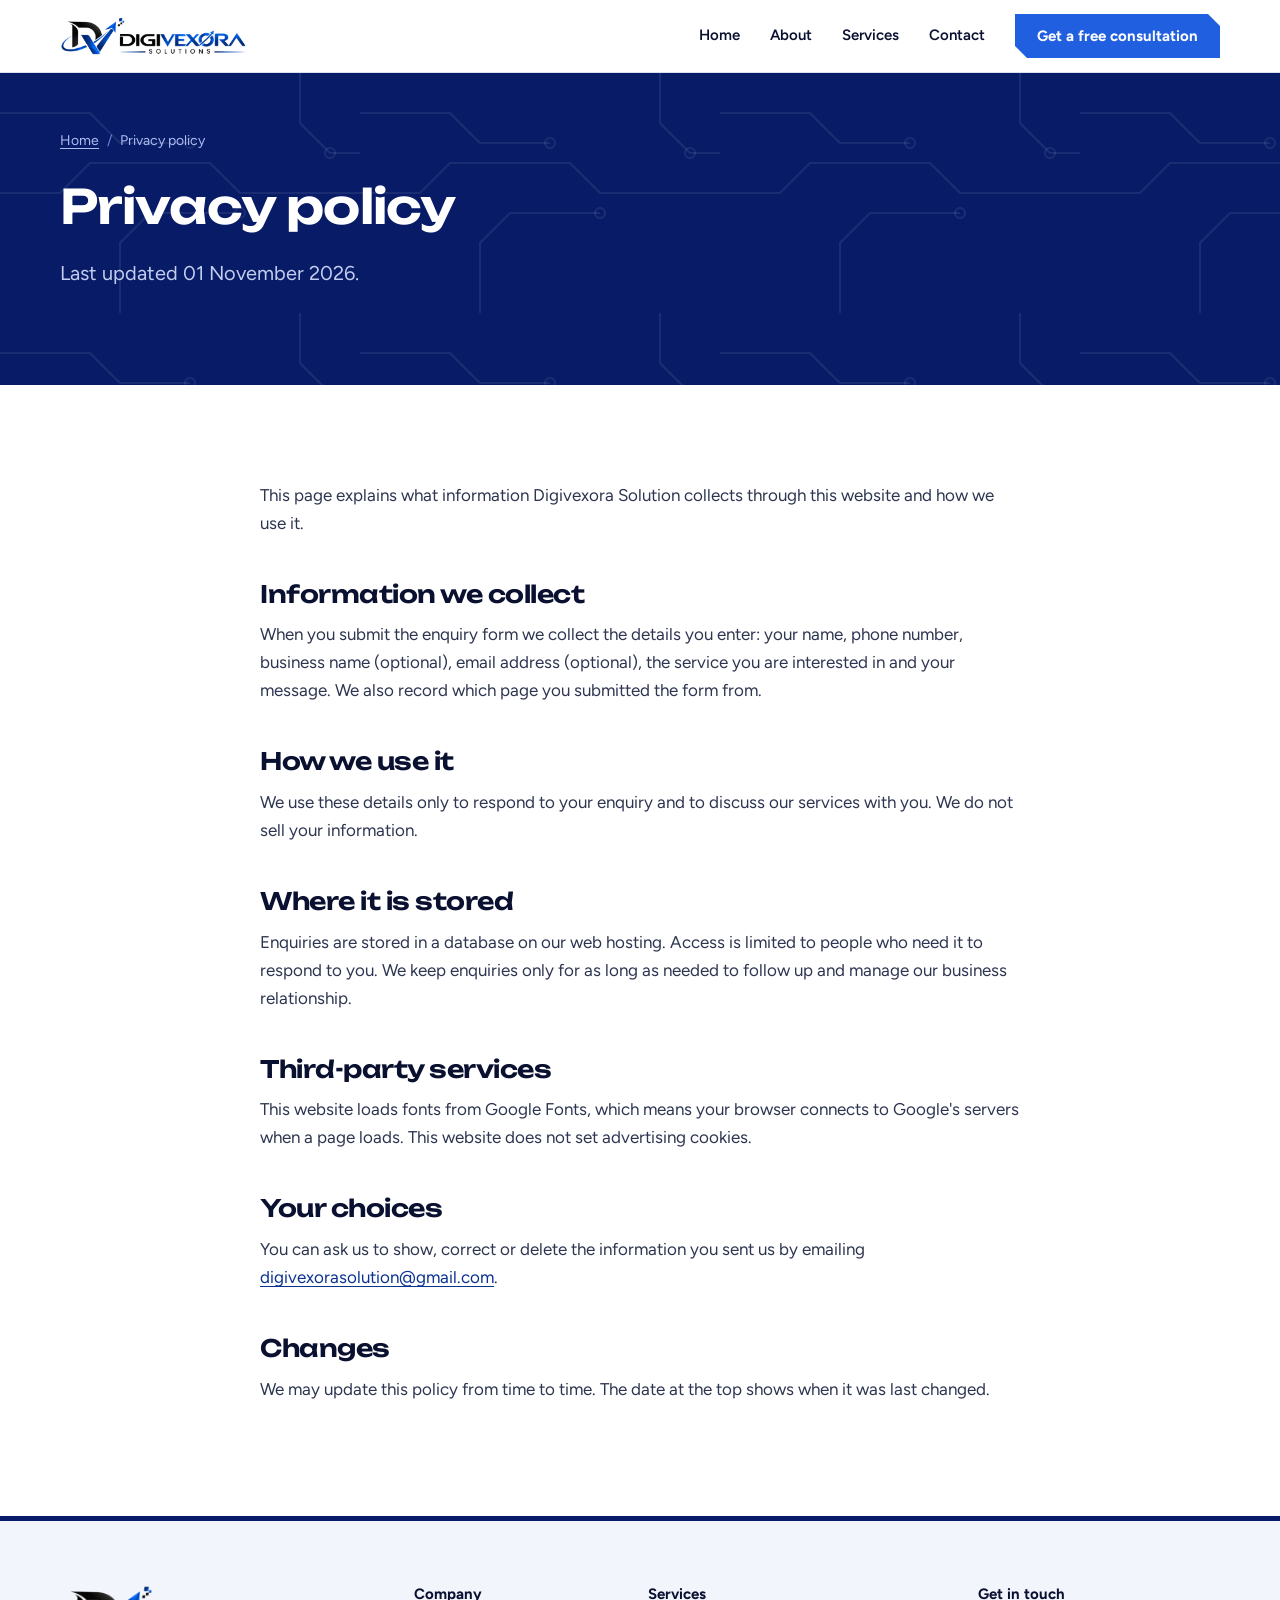
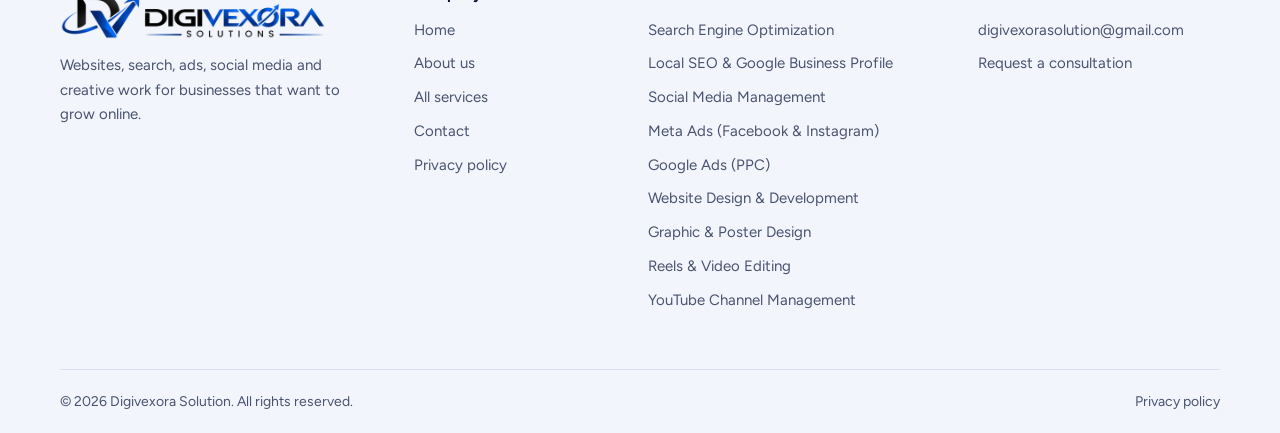
<file: privacy-policy.html>
<!DOCTYPE html>
<html lang="en">
<head>
<meta charset="UTF-8">
<meta name="viewport" content="width=device-width, initial-scale=1">
<title>Privacy Policy | Digivexora Solution</title>
<meta name="description" content="How Digivexora Solution collects, uses and protects the details you share through our website enquiry form.">
<meta name="robots" content="index,follow,max-image-preview:large">
<link rel="canonical" href="https://digivexora.in/privacy-policy.html">
<meta name="theme-color" content="#081b66">
<link rel="icon" href="assets/favicon.ico" sizes="any">
<link rel="icon" type="image/png" sizes="48x48" href="assets/favicon-48.png">
<link rel="apple-touch-icon" href="assets/apple-touch-icon.png">
<meta property="og:type" content="website">
<meta property="og:site_name" content="Digivexora Solution">
<meta property="og:title" content="Privacy Policy | Digivexora Solution">
<meta property="og:description" content="How Digivexora Solution collects, uses and protects the details you share through our website enquiry form.">
<meta property="og:url" content="https://digivexora.in/privacy-policy.html">
<meta property="og:image" content="https://digivexora.in/assets/og-image.jpg">
<meta property="og:image:width" content="1200">
<meta property="og:image:height" content="630">
<meta name="twitter:card" content="summary_large_image">
<meta name="twitter:title" content="Privacy Policy | Digivexora Solution">
<meta name="twitter:description" content="How Digivexora Solution collects, uses and protects the details you share through our website enquiry form.">
<meta name="twitter:image" content="https://digivexora.in/assets/og-image.jpg">
<link rel="preconnect" href="https://fonts.googleapis.com">
<link rel="preconnect" href="https://fonts.gstatic.com" crossorigin>
<link href="https://fonts.googleapis.com/css2?family=Figtree:wght@400;500;600;700&family=Unbounded:wght@500;600&display=swap" rel="stylesheet">
<link rel="stylesheet" href="style.css">
<script type="application/ld+json">{"@context":"https://schema.org","@type":"BreadcrumbList","itemListElement":[{"@type":"ListItem","position":1,"name":"Home","item":"https://digivexora.in/"},{"@type":"ListItem","position":2,"name":"Privacy policy","item":"https://digivexora.in/privacy-policy.html"}]}</script>
</head>
<body>
<a class="skip" href="#main">Skip to content</a>
<header class="site-header">
<div class="wrap header__inner">
<a class="brand" href="index.html" aria-label="Digivexora Solution home"><img src="assets/logo-600.png" width="600" height="122" alt="Digivexora Solution logo"></a>
<button class="menu-btn" aria-label="Open menu" aria-expanded="false" aria-controls="nav"><span></span><span></span><span></span></button>
<nav class="nav" id="nav" aria-label="Main">
<a href="index.html">Home</a>
<a href="about.html">About</a>
<a href="services.html">Services</a>
<a href="contact.html">Contact</a>
<a class="btn btn--primary" href="contact.html">Get a free consultation</a>
</nav>
</div>
</header>
<main id="main">
<section class="page-hero">
<div class="wrap">
<nav class="crumbs" aria-label="Breadcrumb"><ol><li><a href="index.html">Home</a></li><li aria-current="page">Privacy policy</li></ol></nav>
<h1>Privacy policy</h1>
<p class="lead">Last updated 01 November 2026.</p>
</div>
</section>
<section class="band">
<div class="wrap prose">
<p>This page explains what information Digivexora Solution collects through this website and how we use it.</p>
<h2>Information we collect</h2>
<p>When you submit the enquiry form we collect the details you enter: your name, phone number, business name (optional), email address (optional), the service you are interested in and your message. We also record which page you submitted the form from.</p>
<h2>How we use it</h2>
<p>We use these details only to respond to your enquiry and to discuss our services with you. We do not sell your information.</p>
<h2>Where it is stored</h2>
<p>Enquiries are stored in a database on our web hosting. Access is limited to people who need it to respond to you. We keep enquiries only for as long as needed to follow up and manage our business relationship.</p>
<h2>Third-party services</h2>
<p>This website loads fonts from Google Fonts, which means your browser connects to Google's servers when a page loads. This website does not set advertising cookies.</p>
<h2>Your choices</h2>
<p>You can ask us to show, correct or delete the information you sent us by emailing <a href="mailto:digivexorasolution@gmail.com">digivexorasolution@gmail.com</a>.</p>
<h2>Changes</h2>
<p>We may update this policy from time to time. The date at the top shows when it was last changed.</p>
</div>
</section>
</main>
<footer class="site-footer">
<div class="wrap footer__grid">
<div class="footer__brand">
<a href="index.html" aria-label="Digivexora Solution home"><img src="assets/logo-600.png" width="600" height="122" alt="Digivexora Solution logo" loading="lazy"></a>
<p>Websites, search, ads, social media and creative work for businesses that want to grow online.</p>
</div>
<div>
<h4>Company</h4>
<ul>
<li><a href="index.html">Home</a></li>
<li><a href="about.html">About us</a></li>
<li><a href="services.html">All services</a></li>
<li><a href="contact.html">Contact</a></li>
<li><a href="privacy-policy.html">Privacy policy</a></li>
</ul>
</div>
<div>
<h4>Services</h4>
<ul>
<li><a href="search-engine-optimization.html">Search Engine Optimization</a></li>
<li><a href="local-seo-google-business-profile.html">Local SEO &amp; Google Business Profile</a></li>
<li><a href="social-media-management.html">Social Media Management</a></li>
<li><a href="meta-ads.html">Meta Ads (Facebook &amp; Instagram)</a></li>
<li><a href="google-ads-ppc.html">Google Ads (PPC)</a></li>
<li><a href="website-design-development.html">Website Design &amp; Development</a></li>
<li><a href="graphic-poster-design.html">Graphic &amp; Poster Design</a></li>
<li><a href="reels-video-editing.html">Reels &amp; Video Editing</a></li>
<li><a href="youtube-channel-management.html">YouTube Channel Management</a></li>
</ul>
</div>
<div>
<h4>Get in touch</h4>
<ul>
<li><a href="mailto:digivexorasolution@gmail.com">digivexorasolution@gmail.com</a></li>
<li><a href="contact.html">Request a consultation</a></li>
</ul>
</div>
</div>
<div class="wrap footer__bottom"><span>&copy; 2026 Digivexora Solution. All rights reserved.</span><a href="privacy-policy.html">Privacy policy</a></div>
</footer>
<script src="script.js" defer></script>
</body>
</html>
</file>
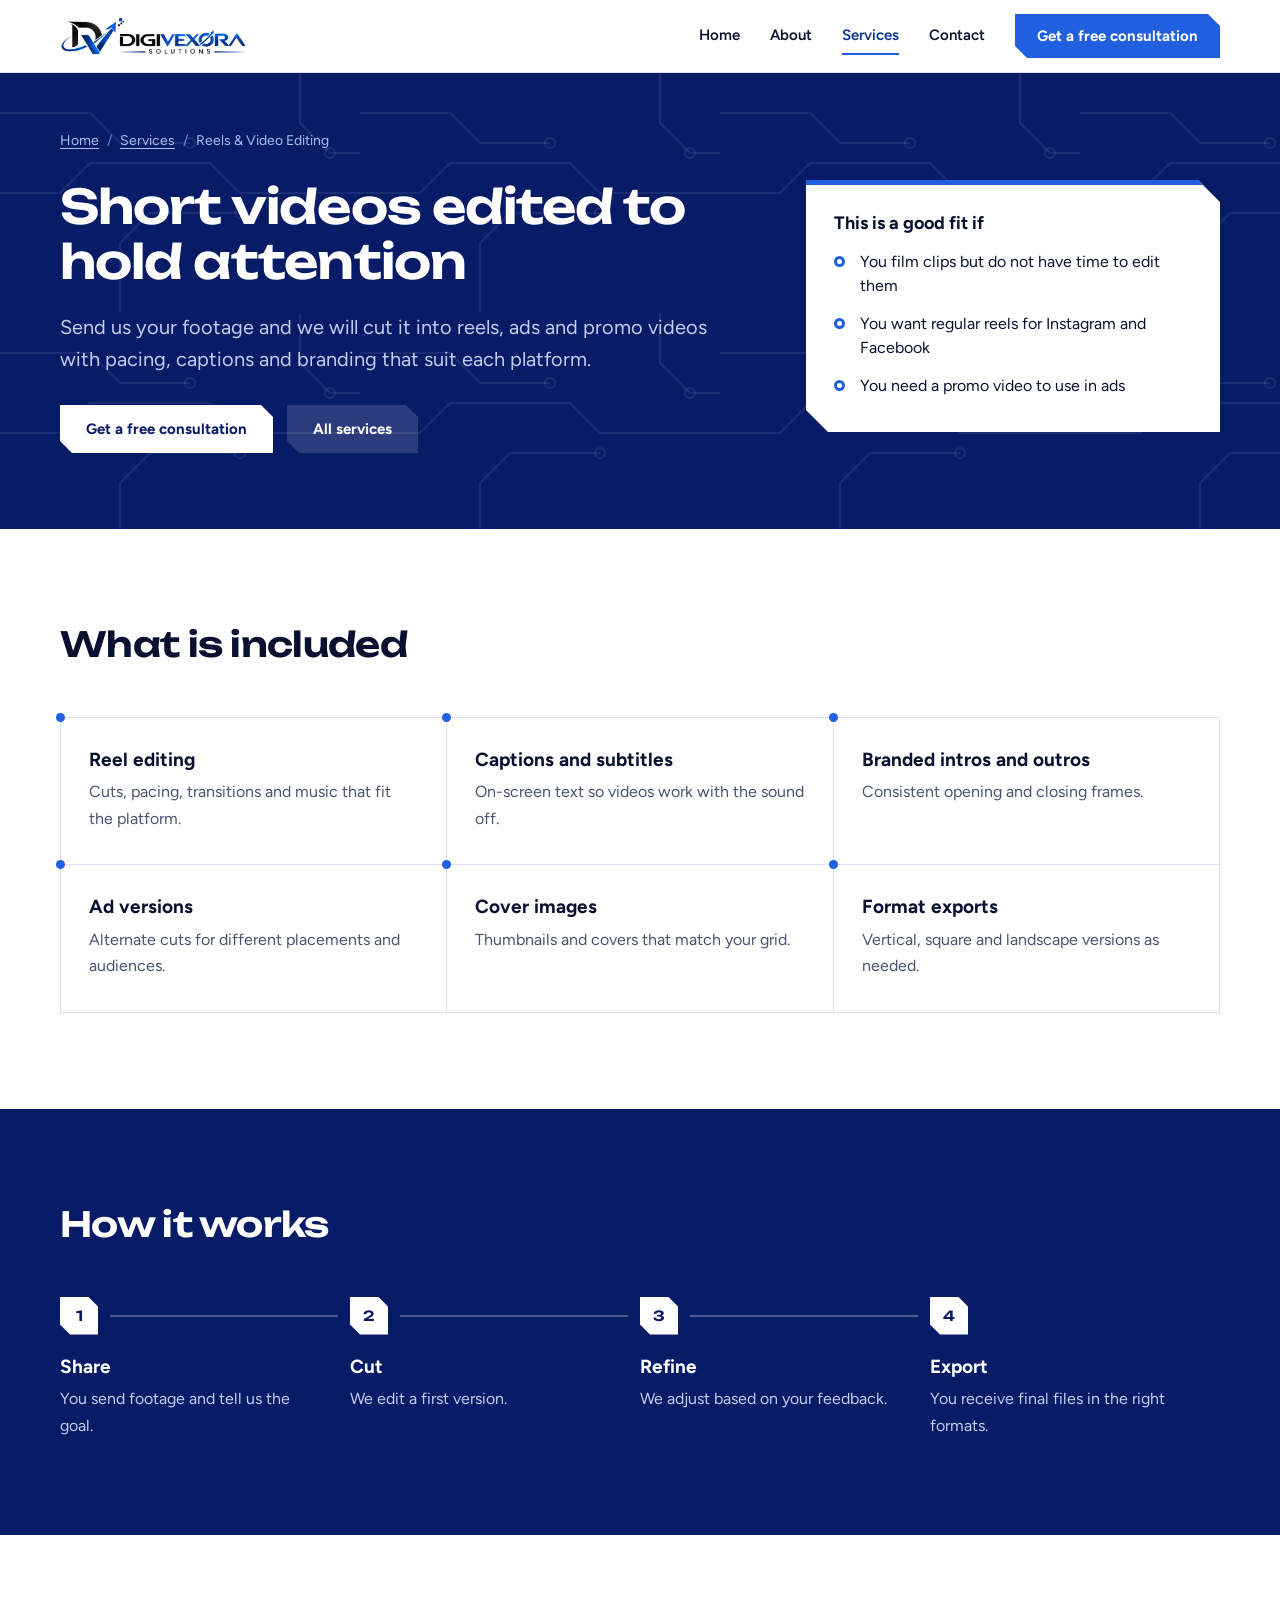
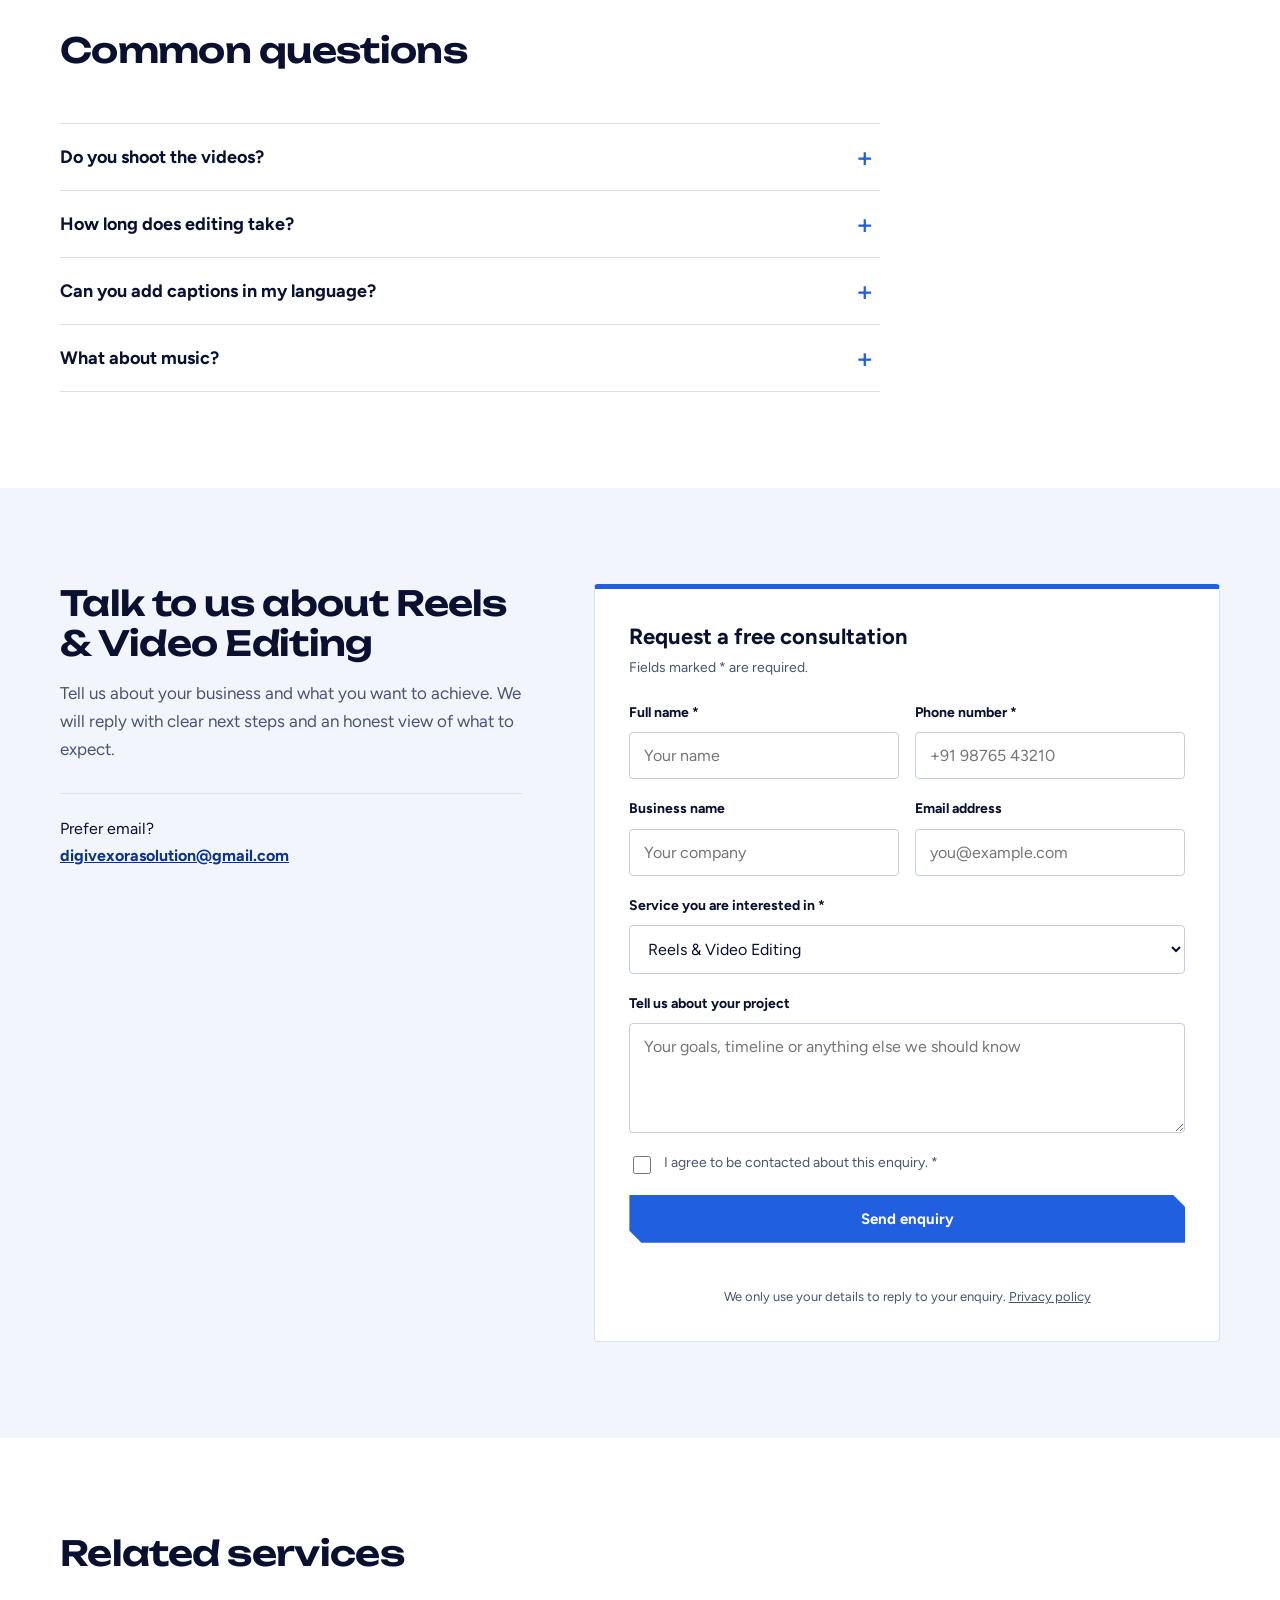
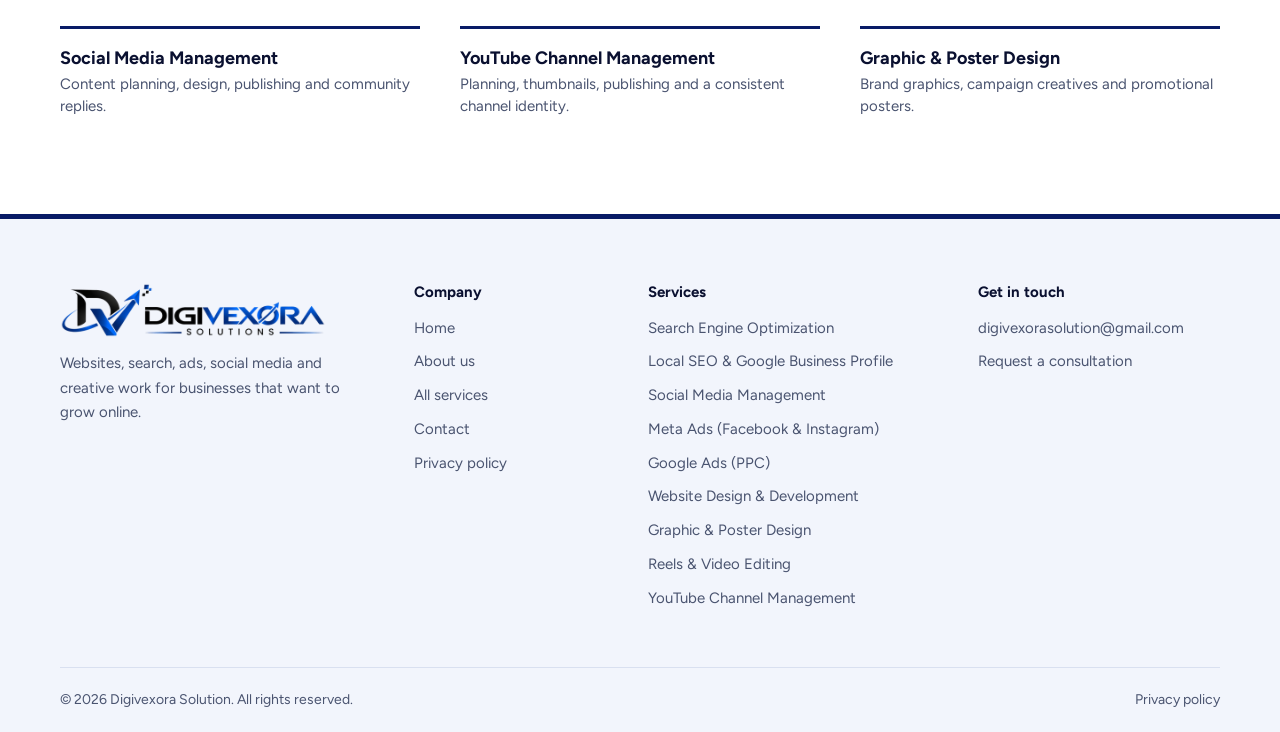
<file: reels-video-editing.html>
<!DOCTYPE html>
<html lang="en">
<head>
<meta charset="UTF-8">
<meta name="viewport" content="width=device-width, initial-scale=1">
<title>Reels &amp; Video Editing | Digivexora Solution</title>
<meta name="description" content="Reels and video editing: short-form reels, promo videos and ad cuts with captions, branding and the right format for each platform.">
<meta name="robots" content="index,follow,max-image-preview:large">
<link rel="canonical" href="https://digivexora.in/reels-video-editing.html">
<meta name="theme-color" content="#081b66">
<link rel="icon" href="assets/favicon.ico" sizes="any">
<link rel="icon" type="image/png" sizes="48x48" href="assets/favicon-48.png">
<link rel="apple-touch-icon" href="assets/apple-touch-icon.png">
<meta property="og:type" content="website">
<meta property="og:site_name" content="Digivexora Solution">
<meta property="og:title" content="Reels &amp; Video Editing | Digivexora Solution">
<meta property="og:description" content="Reels and video editing: short-form reels, promo videos and ad cuts with captions, branding and the right format for each platform.">
<meta property="og:url" content="https://digivexora.in/reels-video-editing.html">
<meta property="og:image" content="https://digivexora.in/assets/og-image.jpg">
<meta property="og:image:width" content="1200">
<meta property="og:image:height" content="630">
<meta name="twitter:card" content="summary_large_image">
<meta name="twitter:title" content="Reels &amp; Video Editing | Digivexora Solution">
<meta name="twitter:description" content="Reels and video editing: short-form reels, promo videos and ad cuts with captions, branding and the right format for each platform.">
<meta name="twitter:image" content="https://digivexora.in/assets/og-image.jpg">
<link rel="preconnect" href="https://fonts.googleapis.com">
<link rel="preconnect" href="https://fonts.gstatic.com" crossorigin>
<link href="https://fonts.googleapis.com/css2?family=Figtree:wght@400;500;600;700&family=Unbounded:wght@500;600&display=swap" rel="stylesheet">
<link rel="stylesheet" href="style.css">
<script type="application/ld+json">{"@context":"https://schema.org","@type":"Service","name":"Reels & Video Editing","serviceType":"Reels & Video Editing","description":"Reels and video editing: short-form reels, promo videos and ad cuts with captions, branding and the right format for each platform.","url":"https://digivexora.in/reels-video-editing.html","provider":{"@id":"https://digivexora.in/#org"}}</script><script type="application/ld+json">{"@context":"https://schema.org","@type":"BreadcrumbList","itemListElement":[{"@type":"ListItem","position":1,"name":"Home","item":"https://digivexora.in/"},{"@type":"ListItem","position":2,"name":"Services","item":"https://digivexora.in/services.html"},{"@type":"ListItem","position":3,"name":"Reels & Video Editing","item":"https://digivexora.in/reels-video-editing.html"}]}</script><script type="application/ld+json">{"@context":"https://schema.org","@type":"FAQPage","mainEntity":[{"@type":"Question","name":"Do you shoot the videos?","acceptedAnswer":{"@type":"Answer","text":"Our service is editing and post-production. If you need filming too, tell us what you have in mind and we will say what we can arrange."}},{"@type":"Question","name":"How long does editing take?","acceptedAnswer":{"@type":"Answer","text":"It depends on the length and number of videos. We confirm a turnaround before starting."}},{"@type":"Question","name":"Can you add captions in my language?","acceptedAnswer":{"@type":"Answer","text":"Tell us the language and share the script if you have one, and we will confirm what we can do."}},{"@type":"Question","name":"What about music?","acceptedAnswer":{"@type":"Answer","text":"We use music that is licensed for social platforms where possible. Trending audio usually has to be added inside the app when you publish."}}]}</script>
</head>
<body>
<a class="skip" href="#main">Skip to content</a>
<header class="site-header">
<div class="wrap header__inner">
<a class="brand" href="index.html" aria-label="Digivexora Solution home"><img src="assets/logo-600.png" width="600" height="122" alt="Digivexora Solution logo"></a>
<button class="menu-btn" aria-label="Open menu" aria-expanded="false" aria-controls="nav"><span></span><span></span><span></span></button>
<nav class="nav" id="nav" aria-label="Main">
<a href="index.html">Home</a>
<a href="about.html">About</a>
<a href="services.html" aria-current="page">Services</a>
<a href="contact.html">Contact</a>
<a class="btn btn--primary" href="contact.html">Get a free consultation</a>
</nav>
</div>
</header>
<main id="main">
<section class="page-hero">
<div class="wrap">
<nav class="crumbs" aria-label="Breadcrumb"><ol><li><a href="index.html">Home</a></li><li><a href="services.html">Services</a></li><li aria-current="page">Reels &amp; Video Editing</li></ol></nav>
<div class="page-hero__grid">
<div>
<h1>Short videos edited to hold attention</h1>
<p class="lead">Send us your footage and we will cut it into reels, ads and promo videos with pacing, captions and branding that suit each platform.</p>
<div class="actions">
<a class="btn btn--primary" href="#enquire">Get a free consultation</a>
<a class="btn btn--ghost" href="services.html">All services</a>
</div>
</div>
<aside class="fit"><h2>This is a good fit if</h2><ul><li>You film clips but do not have time to edit them</li><li>You want regular reels for Instagram and Facebook</li><li>You need a promo video to use in ads</li></ul></aside>
</div>
</div>
</section>

<section class="band">
<div class="wrap">
<div class="sec-head"><h2>What is included</h2></div>
<div class="included"><div class="inc"><h3>Reel editing</h3><p>Cuts, pacing, transitions and music that fit the platform.</p></div><div class="inc"><h3>Captions and subtitles</h3><p>On-screen text so videos work with the sound off.</p></div><div class="inc"><h3>Branded intros and outros</h3><p>Consistent opening and closing frames.</p></div><div class="inc"><h3>Ad versions</h3><p>Alternate cuts for different placements and audiences.</p></div><div class="inc"><h3>Cover images</h3><p>Thumbnails and covers that match your grid.</p></div><div class="inc"><h3>Format exports</h3><p>Vertical, square and landscape versions as needed.</p></div></div>
</div>
</section>

<section class="band band--navy">
<div class="wrap">
<div class="sec-head"><h2>How it works</h2></div>
<ol class="steps"><li class="step"><h3>Share</h3><p>You send footage and tell us the goal.</p></li><li class="step"><h3>Cut</h3><p>We edit a first version.</p></li><li class="step"><h3>Refine</h3><p>We adjust based on your feedback.</p></li><li class="step"><h3>Export</h3><p>You receive final files in the right formats.</p></li></ol>
</div>
</section>

<section class="band">
<div class="wrap">
<div class="sec-head"><h2>Common questions</h2></div>
<div class="faq"><details><summary>Do you shoot the videos?</summary><p>Our service is editing and post-production. If you need filming too, tell us what you have in mind and we will say what we can arrange.</p></details><details><summary>How long does editing take?</summary><p>It depends on the length and number of videos. We confirm a turnaround before starting.</p></details><details><summary>Can you add captions in my language?</summary><p>Tell us the language and share the script if you have one, and we will confirm what we can do.</p></details><details><summary>What about music?</summary><p>We use music that is licensed for social platforms where possible. Trending audio usually has to be added inside the app when you publish.</p></details></div>
</div>
</section>

<section class="band band--paper" id="enquire">
<div class="wrap enquiry">
<div class="enquiry__copy">
<h2>Talk to us about Reels &amp; Video Editing</h2>
<p>Tell us about your business and what you want to achieve. We will reply with clear next steps and an honest view of what to expect.</p>
<div class="direct">Prefer email?<br><a href="mailto:digivexorasolution@gmail.com">digivexorasolution@gmail.com</a></div>
</div>
<form class="form" action="submit_enquiry.php" method="POST" data-enquiry novalidate>
<h3>Request a free consultation</h3>
<p class="req">Fields marked * are required.</p>
<input type="hidden" name="source_page" value="reels-video-editing.html">
<div class="hp" aria-hidden="true"><label>Leave this empty<input type="text" name="website_url" tabindex="-1" autocomplete="off"></label></div>
<div class="row2">
<label>Full name *<input type="text" name="name" required minlength="2" maxlength="120" autocomplete="name" placeholder="Your name"></label>
<label>Phone number *<input type="tel" name="phone" required pattern="[0-9+\(\) .\-]{8,25}" autocomplete="tel" placeholder="+91 98765 43210"></label>
</div>
<div class="row2">
<label>Business name<input type="text" name="business" maxlength="160" autocomplete="organization" placeholder="Your company"></label>
<label>Email address<input type="email" name="email" maxlength="190" autocomplete="email" placeholder="you@example.com"></label>
</div>
<label>Service you are interested in *<select name="service" required><option value="">Choose a service</option><option value="Search Engine Optimization (SEO)">Search Engine Optimization (SEO)</option><option value="Local SEO &amp; Google Business Profile">Local SEO &amp; Google Business Profile</option><option value="Social Media Management">Social Media Management</option><option value="Meta Ads - Facebook &amp; Instagram">Meta Ads - Facebook &amp; Instagram</option><option value="Google Ads (PPC)">Google Ads (PPC)</option><option value="Website Design &amp; Development">Website Design &amp; Development</option><option value="Graphic Design &amp; Poster Design">Graphic Design &amp; Poster Design</option><option value="Reels &amp; Video Editing" selected>Reels &amp; Video Editing</option><option value="YouTube Channel Management">YouTube Channel Management</option><option value="Multiple services / Not sure yet">Multiple services / Not sure yet</option></select></label>
<label>Tell us about your project<textarea name="message" maxlength="5000" placeholder="Your goals, timeline or anything else we should know"></textarea></label>
<label class="consent"><input type="checkbox" name="consent" value="1" required><span>I agree to be contacted about this enquiry. *</span></label>
<button class="btn btn--primary" type="submit">Send enquiry</button>
<p class="status" role="status" aria-live="polite"></p>
<p class="fine">We only use your details to reply to your enquiry. <a href="privacy-policy.html">Privacy policy</a></p>
</form>
</div>
</section>

<section class="band">
<div class="wrap">
<div class="sec-head"><h2>Related services</h2></div>
<div class="related"><a class="svc-row" href="social-media-management.html"><strong>Social Media Management</strong><span>Content planning, design, publishing and community replies.</span></a>
<a class="svc-row" href="youtube-channel-management.html"><strong>YouTube Channel Management</strong><span>Planning, thumbnails, publishing and a consistent channel identity.</span></a>
<a class="svc-row" href="graphic-poster-design.html"><strong>Graphic &amp; Poster Design</strong><span>Brand graphics, campaign creatives and promotional posters.</span></a></div>
</div>
</section>
</main>
<footer class="site-footer">
<div class="wrap footer__grid">
<div class="footer__brand">
<a href="index.html" aria-label="Digivexora Solution home"><img src="assets/logo-600.png" width="600" height="122" alt="Digivexora Solution logo" loading="lazy"></a>
<p>Websites, search, ads, social media and creative work for businesses that want to grow online.</p>
</div>
<div>
<h4>Company</h4>
<ul>
<li><a href="index.html">Home</a></li>
<li><a href="about.html">About us</a></li>
<li><a href="services.html">All services</a></li>
<li><a href="contact.html">Contact</a></li>
<li><a href="privacy-policy.html">Privacy policy</a></li>
</ul>
</div>
<div>
<h4>Services</h4>
<ul>
<li><a href="search-engine-optimization.html">Search Engine Optimization</a></li>
<li><a href="local-seo-google-business-profile.html">Local SEO &amp; Google Business Profile</a></li>
<li><a href="social-media-management.html">Social Media Management</a></li>
<li><a href="meta-ads.html">Meta Ads (Facebook &amp; Instagram)</a></li>
<li><a href="google-ads-ppc.html">Google Ads (PPC)</a></li>
<li><a href="website-design-development.html">Website Design &amp; Development</a></li>
<li><a href="graphic-poster-design.html">Graphic &amp; Poster Design</a></li>
<li><a href="reels-video-editing.html">Reels &amp; Video Editing</a></li>
<li><a href="youtube-channel-management.html">YouTube Channel Management</a></li>
</ul>
</div>
<div>
<h4>Get in touch</h4>
<ul>
<li><a href="mailto:digivexorasolution@gmail.com">digivexorasolution@gmail.com</a></li>
<li><a href="contact.html">Request a consultation</a></li>
</ul>
</div>
</div>
<div class="wrap footer__bottom"><span>&copy; 2026 Digivexora Solution. All rights reserved.</span><a href="privacy-policy.html">Privacy policy</a></div>
</footer>
<script src="script.js" defer></script>
</body>
</html>
</file>
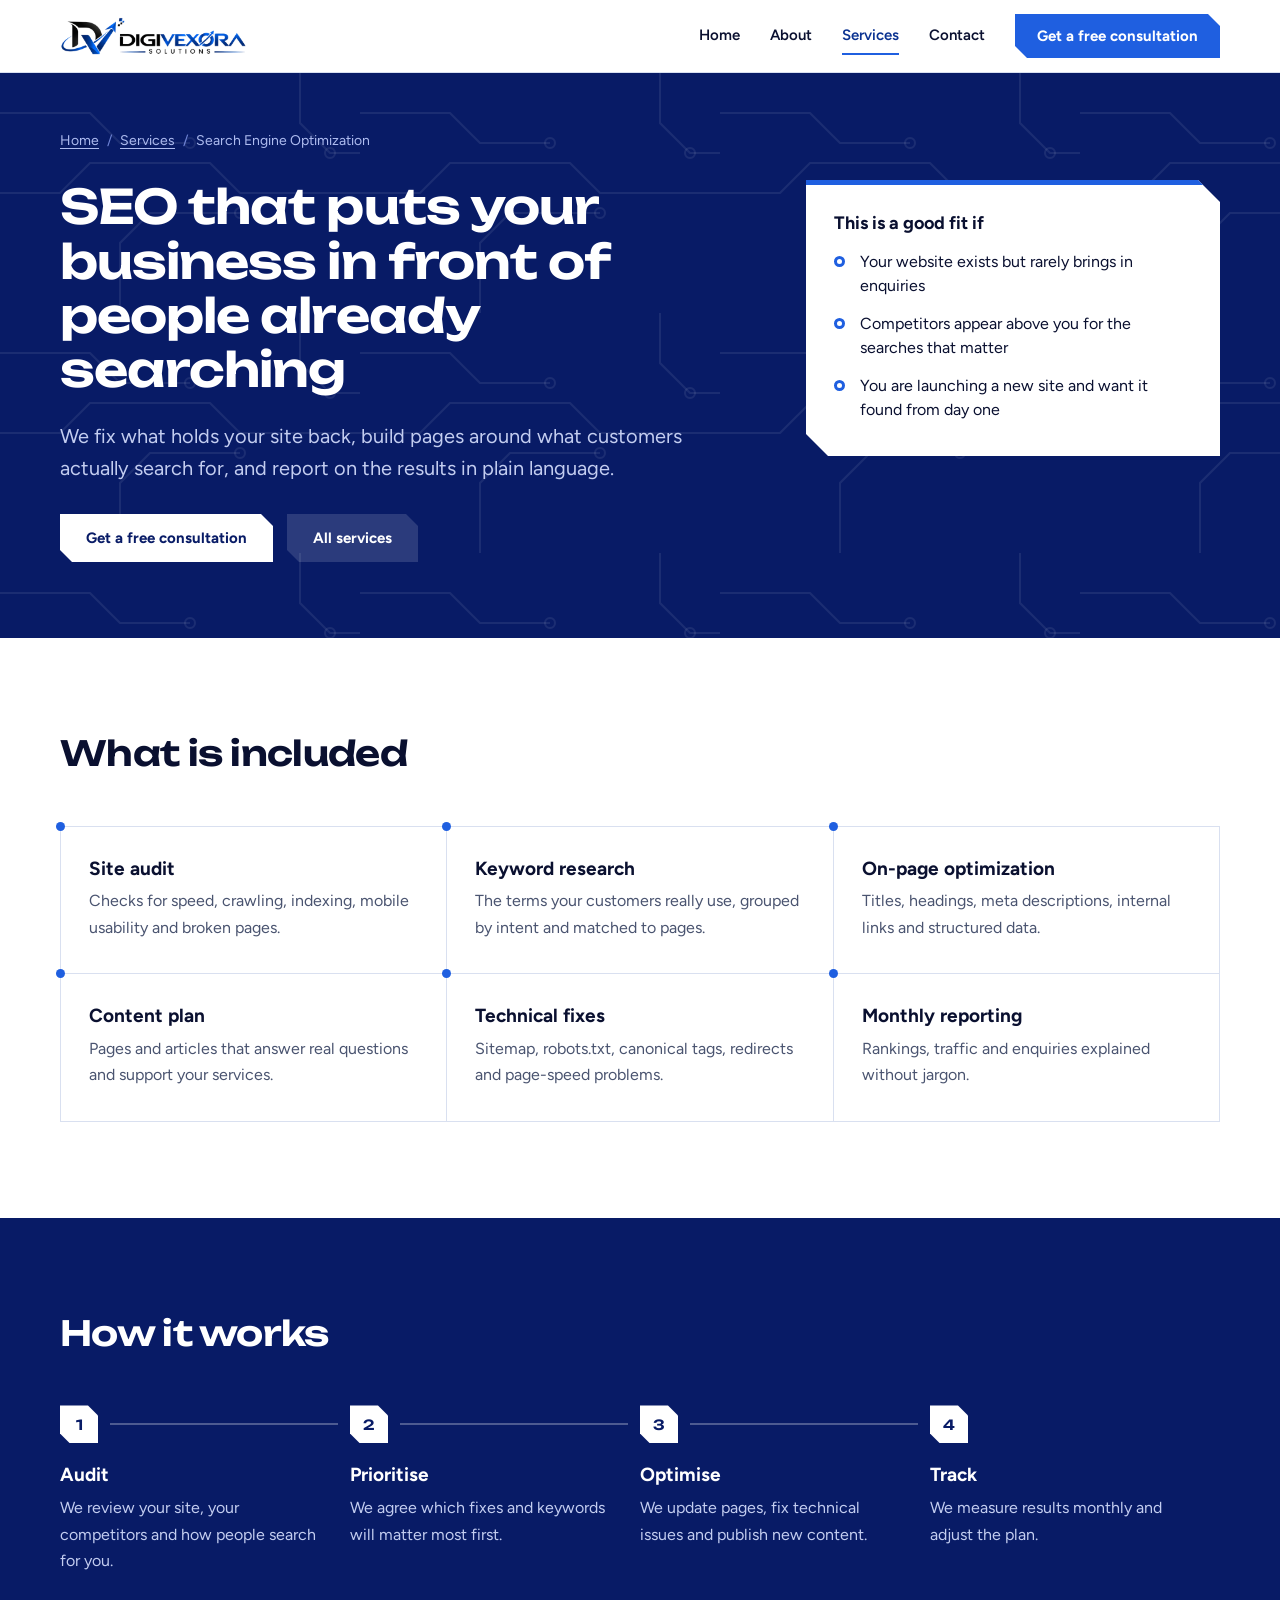
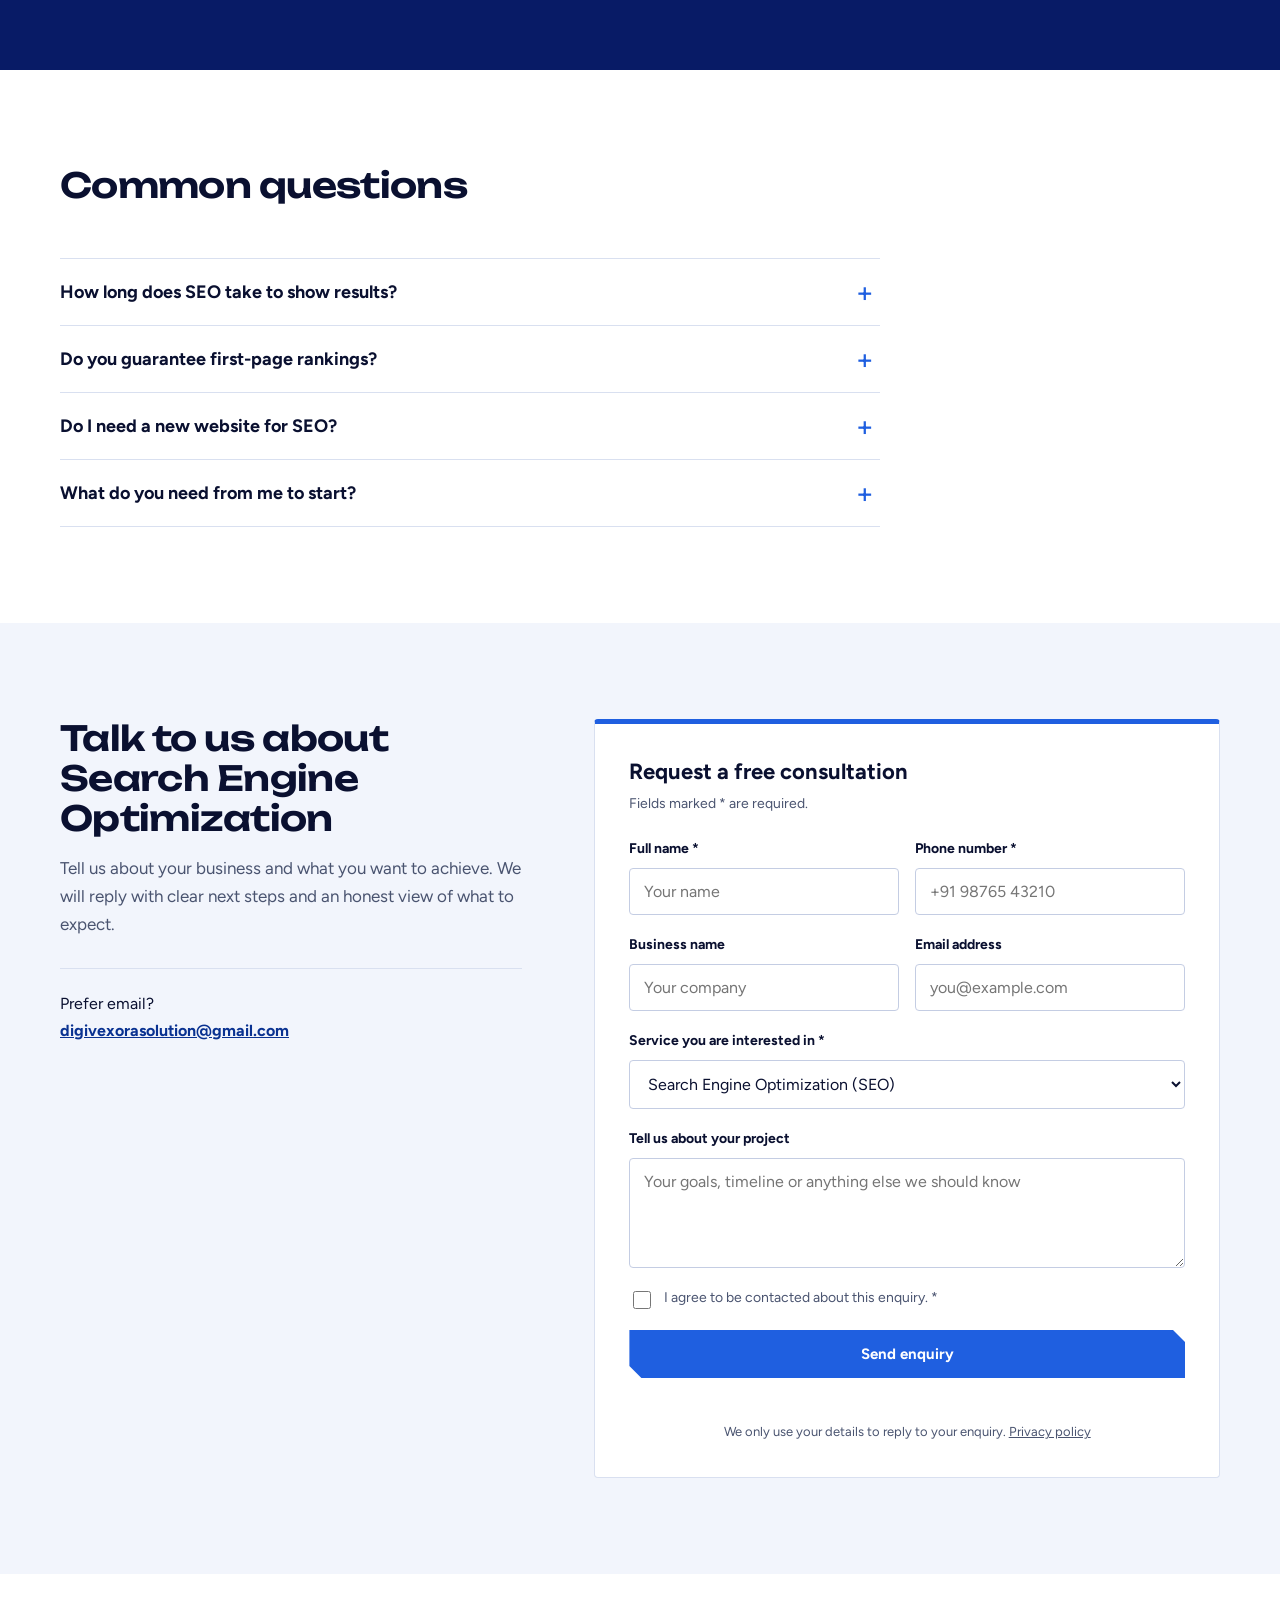
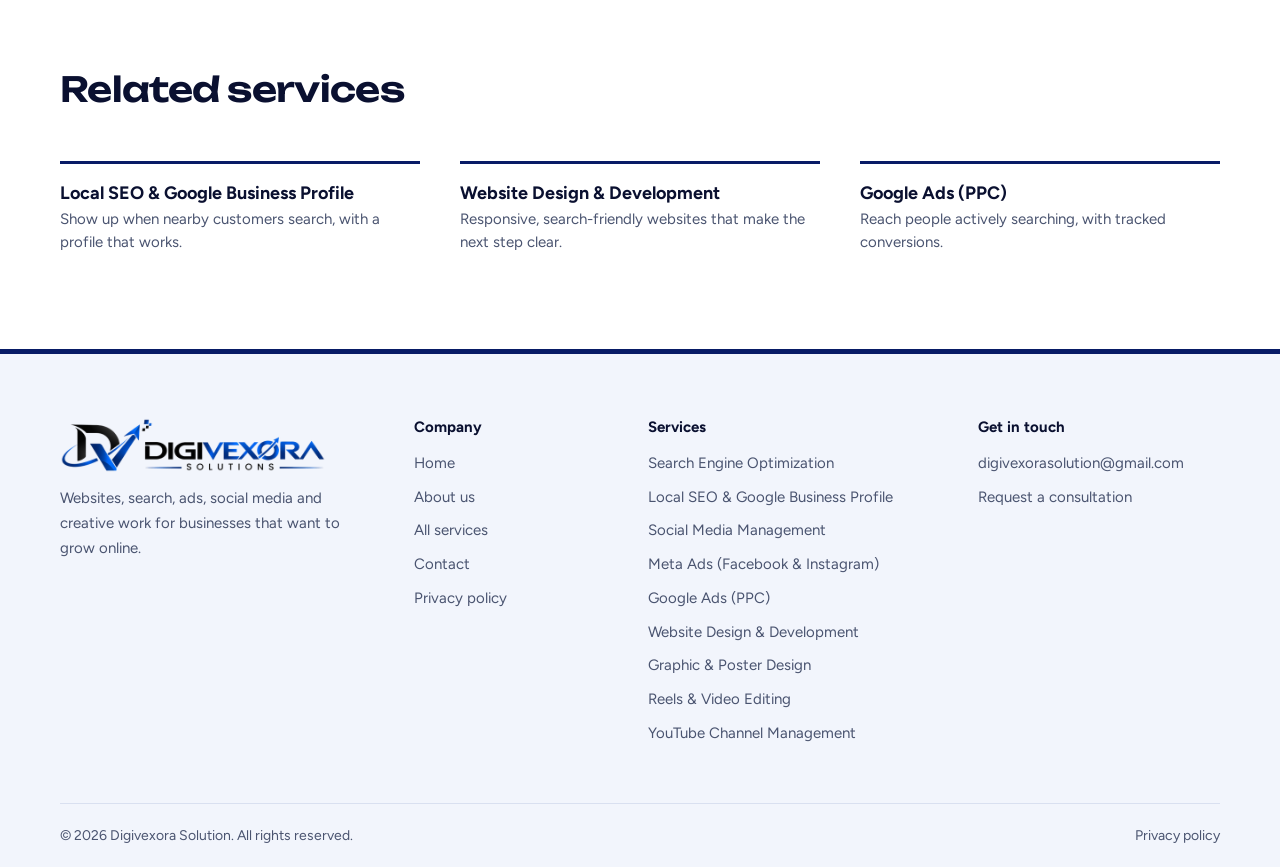
<file: search-engine-optimization.html>
<!DOCTYPE html>
<html lang="en">
<head>
<meta charset="UTF-8">
<meta name="viewport" content="width=device-width, initial-scale=1">
<title>SEO Services | Digivexora Solution</title>
<meta name="description" content="SEO services covering site audit, keyword research, on-page fixes, content and reporting, so more of the right people find your business on Google.">
<meta name="robots" content="index,follow,max-image-preview:large">
<link rel="canonical" href="https://digivexora.in/search-engine-optimization.html">
<meta name="theme-color" content="#081b66">
<link rel="icon" href="assets/favicon.ico" sizes="any">
<link rel="icon" type="image/png" sizes="48x48" href="assets/favicon-48.png">
<link rel="apple-touch-icon" href="assets/apple-touch-icon.png">
<meta property="og:type" content="website">
<meta property="og:site_name" content="Digivexora Solution">
<meta property="og:title" content="SEO Services | Digivexora Solution">
<meta property="og:description" content="SEO services covering site audit, keyword research, on-page fixes, content and reporting, so more of the right people find your business on Google.">
<meta property="og:url" content="https://digivexora.in/search-engine-optimization.html">
<meta property="og:image" content="https://digivexora.in/assets/og-image.jpg">
<meta property="og:image:width" content="1200">
<meta property="og:image:height" content="630">
<meta name="twitter:card" content="summary_large_image">
<meta name="twitter:title" content="SEO Services | Digivexora Solution">
<meta name="twitter:description" content="SEO services covering site audit, keyword research, on-page fixes, content and reporting, so more of the right people find your business on Google.">
<meta name="twitter:image" content="https://digivexora.in/assets/og-image.jpg">
<link rel="preconnect" href="https://fonts.googleapis.com">
<link rel="preconnect" href="https://fonts.gstatic.com" crossorigin>
<link href="https://fonts.googleapis.com/css2?family=Figtree:wght@400;500;600;700&family=Unbounded:wght@500;600&display=swap" rel="stylesheet">
<link rel="stylesheet" href="style.css">
<script type="application/ld+json">{"@context":"https://schema.org","@type":"Service","name":"Search Engine Optimization","serviceType":"Search Engine Optimization","description":"SEO services covering site audit, keyword research, on-page fixes, content and reporting, so more of the right people find your business on Google.","url":"https://digivexora.in/search-engine-optimization.html","provider":{"@id":"https://digivexora.in/#org"}}</script><script type="application/ld+json">{"@context":"https://schema.org","@type":"BreadcrumbList","itemListElement":[{"@type":"ListItem","position":1,"name":"Home","item":"https://digivexora.in/"},{"@type":"ListItem","position":2,"name":"Services","item":"https://digivexora.in/services.html"},{"@type":"ListItem","position":3,"name":"Search Engine Optimization","item":"https://digivexora.in/search-engine-optimization.html"}]}</script><script type="application/ld+json">{"@context":"https://schema.org","@type":"FAQPage","mainEntity":[{"@type":"Question","name":"How long does SEO take to show results?","acceptedAnswer":{"@type":"Answer","text":"SEO is gradual. Small technical fixes can help within weeks, but competitive searches usually take several months of steady work. After the audit we will tell you what is realistic for your market."}},{"@type":"Question","name":"Do you guarantee first-page rankings?","acceptedAnswer":{"@type":"Answer","text":"No. Search engines decide rankings, and anyone who guarantees a position is overpromising. We commit to the work, clear reporting and improvements you can measure."}},{"@type":"Question","name":"Do I need a new website for SEO?","acceptedAnswer":{"@type":"Answer","text":"Not always. We start with your current site and recommend a rebuild only if it is blocking progress."}},{"@type":"Question","name":"What do you need from me to start?","acceptedAnswer":{"@type":"Answer","text":"Access to your website, plus Google Search Console and Analytics if you have them, and a conversation about your services and customers."}}]}</script>
</head>
<body>
<a class="skip" href="#main">Skip to content</a>
<header class="site-header">
<div class="wrap header__inner">
<a class="brand" href="index.html" aria-label="Digivexora Solution home"><img src="assets/logo-600.png" width="600" height="122" alt="Digivexora Solution logo"></a>
<button class="menu-btn" aria-label="Open menu" aria-expanded="false" aria-controls="nav"><span></span><span></span><span></span></button>
<nav class="nav" id="nav" aria-label="Main">
<a href="index.html">Home</a>
<a href="about.html">About</a>
<a href="services.html" aria-current="page">Services</a>
<a href="contact.html">Contact</a>
<a class="btn btn--primary" href="contact.html">Get a free consultation</a>
</nav>
</div>
</header>
<main id="main">
<section class="page-hero">
<div class="wrap">
<nav class="crumbs" aria-label="Breadcrumb"><ol><li><a href="index.html">Home</a></li><li><a href="services.html">Services</a></li><li aria-current="page">Search Engine Optimization</li></ol></nav>
<div class="page-hero__grid">
<div>
<h1>SEO that puts your business in front of people already searching</h1>
<p class="lead">We fix what holds your site back, build pages around what customers actually search for, and report on the results in plain language.</p>
<div class="actions">
<a class="btn btn--primary" href="#enquire">Get a free consultation</a>
<a class="btn btn--ghost" href="services.html">All services</a>
</div>
</div>
<aside class="fit"><h2>This is a good fit if</h2><ul><li>Your website exists but rarely brings in enquiries</li><li>Competitors appear above you for the searches that matter</li><li>You are launching a new site and want it found from day one</li></ul></aside>
</div>
</div>
</section>

<section class="band">
<div class="wrap">
<div class="sec-head"><h2>What is included</h2></div>
<div class="included"><div class="inc"><h3>Site audit</h3><p>Checks for speed, crawling, indexing, mobile usability and broken pages.</p></div><div class="inc"><h3>Keyword research</h3><p>The terms your customers really use, grouped by intent and matched to pages.</p></div><div class="inc"><h3>On-page optimization</h3><p>Titles, headings, meta descriptions, internal links and structured data.</p></div><div class="inc"><h3>Content plan</h3><p>Pages and articles that answer real questions and support your services.</p></div><div class="inc"><h3>Technical fixes</h3><p>Sitemap, robots.txt, canonical tags, redirects and page-speed problems.</p></div><div class="inc"><h3>Monthly reporting</h3><p>Rankings, traffic and enquiries explained without jargon.</p></div></div>
</div>
</section>

<section class="band band--navy">
<div class="wrap">
<div class="sec-head"><h2>How it works</h2></div>
<ol class="steps"><li class="step"><h3>Audit</h3><p>We review your site, your competitors and how people search for you.</p></li><li class="step"><h3>Prioritise</h3><p>We agree which fixes and keywords will matter most first.</p></li><li class="step"><h3>Optimise</h3><p>We update pages, fix technical issues and publish new content.</p></li><li class="step"><h3>Track</h3><p>We measure results monthly and adjust the plan.</p></li></ol>
</div>
</section>

<section class="band">
<div class="wrap">
<div class="sec-head"><h2>Common questions</h2></div>
<div class="faq"><details><summary>How long does SEO take to show results?</summary><p>SEO is gradual. Small technical fixes can help within weeks, but competitive searches usually take several months of steady work. After the audit we will tell you what is realistic for your market.</p></details><details><summary>Do you guarantee first-page rankings?</summary><p>No. Search engines decide rankings, and anyone who guarantees a position is overpromising. We commit to the work, clear reporting and improvements you can measure.</p></details><details><summary>Do I need a new website for SEO?</summary><p>Not always. We start with your current site and recommend a rebuild only if it is blocking progress.</p></details><details><summary>What do you need from me to start?</summary><p>Access to your website, plus Google Search Console and Analytics if you have them, and a conversation about your services and customers.</p></details></div>
</div>
</section>

<section class="band band--paper" id="enquire">
<div class="wrap enquiry">
<div class="enquiry__copy">
<h2>Talk to us about Search Engine Optimization</h2>
<p>Tell us about your business and what you want to achieve. We will reply with clear next steps and an honest view of what to expect.</p>
<div class="direct">Prefer email?<br><a href="mailto:digivexorasolution@gmail.com">digivexorasolution@gmail.com</a></div>
</div>
<form class="form" action="submit_enquiry.php" method="POST" data-enquiry novalidate>
<h3>Request a free consultation</h3>
<p class="req">Fields marked * are required.</p>
<input type="hidden" name="source_page" value="search-engine-optimization.html">
<div class="hp" aria-hidden="true"><label>Leave this empty<input type="text" name="website_url" tabindex="-1" autocomplete="off"></label></div>
<div class="row2">
<label>Full name *<input type="text" name="name" required minlength="2" maxlength="120" autocomplete="name" placeholder="Your name"></label>
<label>Phone number *<input type="tel" name="phone" required pattern="[0-9+\(\) .\-]{8,25}" autocomplete="tel" placeholder="+91 98765 43210"></label>
</div>
<div class="row2">
<label>Business name<input type="text" name="business" maxlength="160" autocomplete="organization" placeholder="Your company"></label>
<label>Email address<input type="email" name="email" maxlength="190" autocomplete="email" placeholder="you@example.com"></label>
</div>
<label>Service you are interested in *<select name="service" required><option value="">Choose a service</option><option value="Search Engine Optimization (SEO)" selected>Search Engine Optimization (SEO)</option><option value="Local SEO &amp; Google Business Profile">Local SEO &amp; Google Business Profile</option><option value="Social Media Management">Social Media Management</option><option value="Meta Ads - Facebook &amp; Instagram">Meta Ads - Facebook &amp; Instagram</option><option value="Google Ads (PPC)">Google Ads (PPC)</option><option value="Website Design &amp; Development">Website Design &amp; Development</option><option value="Graphic Design &amp; Poster Design">Graphic Design &amp; Poster Design</option><option value="Reels &amp; Video Editing">Reels &amp; Video Editing</option><option value="YouTube Channel Management">YouTube Channel Management</option><option value="Multiple services / Not sure yet">Multiple services / Not sure yet</option></select></label>
<label>Tell us about your project<textarea name="message" maxlength="5000" placeholder="Your goals, timeline or anything else we should know"></textarea></label>
<label class="consent"><input type="checkbox" name="consent" value="1" required><span>I agree to be contacted about this enquiry. *</span></label>
<button class="btn btn--primary" type="submit">Send enquiry</button>
<p class="status" role="status" aria-live="polite"></p>
<p class="fine">We only use your details to reply to your enquiry. <a href="privacy-policy.html">Privacy policy</a></p>
</form>
</div>
</section>

<section class="band">
<div class="wrap">
<div class="sec-head"><h2>Related services</h2></div>
<div class="related"><a class="svc-row" href="local-seo-google-business-profile.html"><strong>Local SEO &amp; Google Business Profile</strong><span>Show up when nearby customers search, with a profile that works.</span></a>
<a class="svc-row" href="website-design-development.html"><strong>Website Design &amp; Development</strong><span>Responsive, search-friendly websites that make the next step clear.</span></a>
<a class="svc-row" href="google-ads-ppc.html"><strong>Google Ads (PPC)</strong><span>Reach people actively searching, with tracked conversions.</span></a></div>
</div>
</section>
</main>
<footer class="site-footer">
<div class="wrap footer__grid">
<div class="footer__brand">
<a href="index.html" aria-label="Digivexora Solution home"><img src="assets/logo-600.png" width="600" height="122" alt="Digivexora Solution logo" loading="lazy"></a>
<p>Websites, search, ads, social media and creative work for businesses that want to grow online.</p>
</div>
<div>
<h4>Company</h4>
<ul>
<li><a href="index.html">Home</a></li>
<li><a href="about.html">About us</a></li>
<li><a href="services.html">All services</a></li>
<li><a href="contact.html">Contact</a></li>
<li><a href="privacy-policy.html">Privacy policy</a></li>
</ul>
</div>
<div>
<h4>Services</h4>
<ul>
<li><a href="search-engine-optimization.html">Search Engine Optimization</a></li>
<li><a href="local-seo-google-business-profile.html">Local SEO &amp; Google Business Profile</a></li>
<li><a href="social-media-management.html">Social Media Management</a></li>
<li><a href="meta-ads.html">Meta Ads (Facebook &amp; Instagram)</a></li>
<li><a href="google-ads-ppc.html">Google Ads (PPC)</a></li>
<li><a href="website-design-development.html">Website Design &amp; Development</a></li>
<li><a href="graphic-poster-design.html">Graphic &amp; Poster Design</a></li>
<li><a href="reels-video-editing.html">Reels &amp; Video Editing</a></li>
<li><a href="youtube-channel-management.html">YouTube Channel Management</a></li>
</ul>
</div>
<div>
<h4>Get in touch</h4>
<ul>
<li><a href="mailto:digivexorasolution@gmail.com">digivexorasolution@gmail.com</a></li>
<li><a href="contact.html">Request a consultation</a></li>
</ul>
</div>
</div>
<div class="wrap footer__bottom"><span>&copy; 2026 Digivexora Solution. All rights reserved.</span><a href="privacy-policy.html">Privacy policy</a></div>
</footer>
<script src="script.js" defer></script>
</body>
</html>
</file>
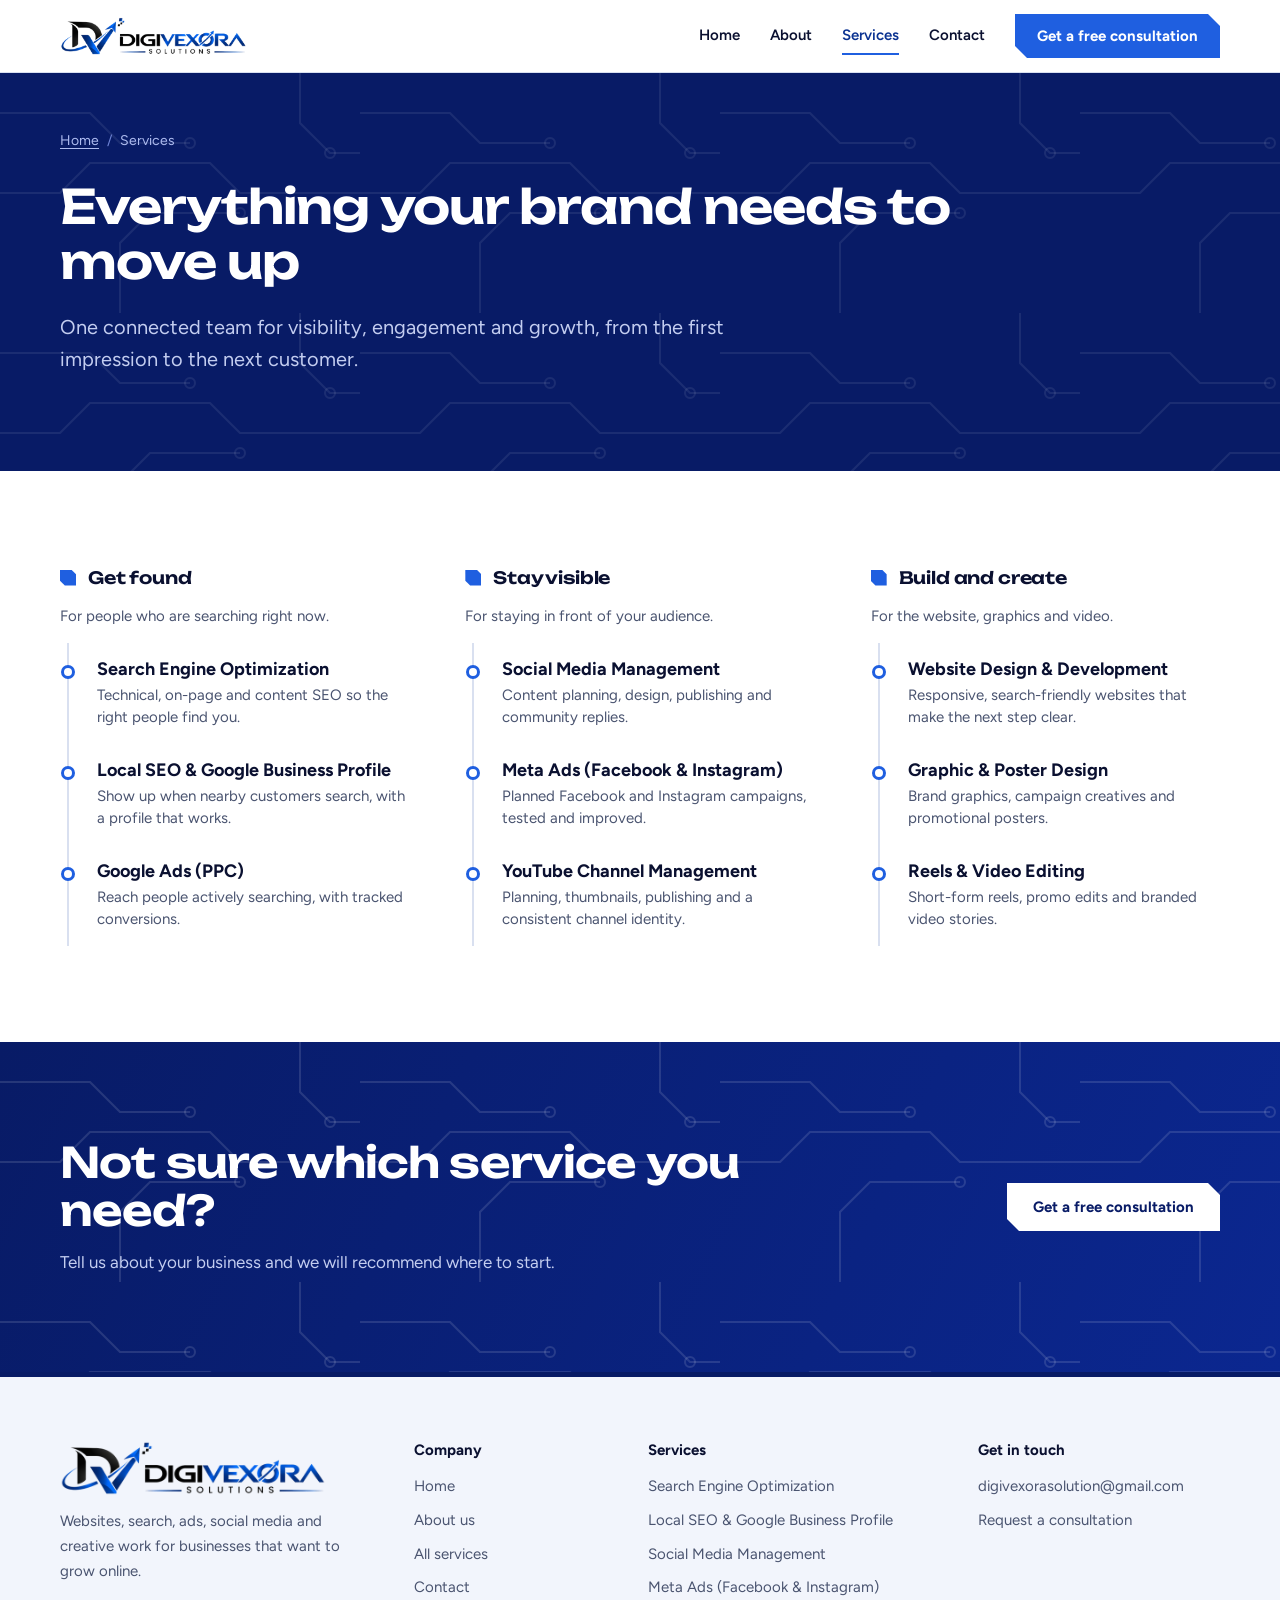
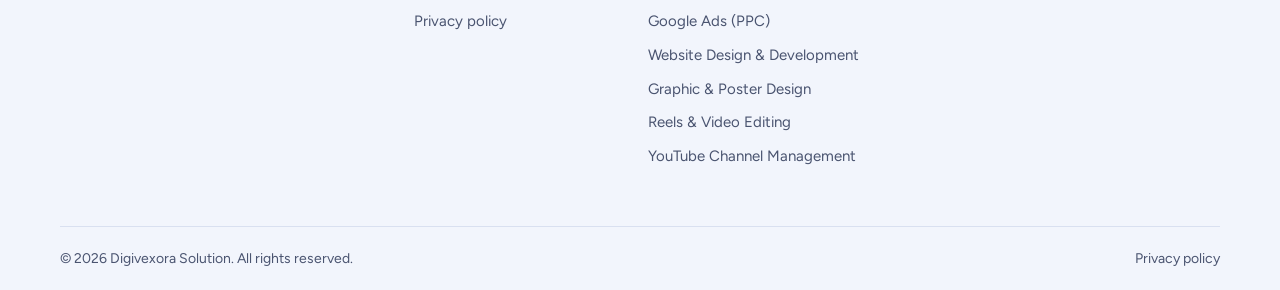
<file: services.html>
<!DOCTYPE html>
<html lang="en">
<head>
<meta charset="UTF-8">
<meta name="viewport" content="width=device-width, initial-scale=1">
<title>Digital Marketing Services | Digivexora Solution</title>
<meta name="description" content="Explore all Digivexora Solution services: SEO, local SEO, Google Ads, Meta Ads, social media, websites, graphic design, video editing and YouTube.">
<meta name="robots" content="index,follow,max-image-preview:large">
<link rel="canonical" href="https://digivexora.in/services.html">
<meta name="theme-color" content="#081b66">
<link rel="icon" href="assets/favicon.ico" sizes="any">
<link rel="icon" type="image/png" sizes="48x48" href="assets/favicon-48.png">
<link rel="apple-touch-icon" href="assets/apple-touch-icon.png">
<meta property="og:type" content="website">
<meta property="og:site_name" content="Digivexora Solution">
<meta property="og:title" content="Digital Marketing Services | Digivexora Solution">
<meta property="og:description" content="Explore all Digivexora Solution services: SEO, local SEO, Google Ads, Meta Ads, social media, websites, graphic design, video editing and YouTube.">
<meta property="og:url" content="https://digivexora.in/services.html">
<meta property="og:image" content="https://digivexora.in/assets/og-image.jpg">
<meta property="og:image:width" content="1200">
<meta property="og:image:height" content="630">
<meta name="twitter:card" content="summary_large_image">
<meta name="twitter:title" content="Digital Marketing Services | Digivexora Solution">
<meta name="twitter:description" content="Explore all Digivexora Solution services: SEO, local SEO, Google Ads, Meta Ads, social media, websites, graphic design, video editing and YouTube.">
<meta name="twitter:image" content="https://digivexora.in/assets/og-image.jpg">
<link rel="preconnect" href="https://fonts.googleapis.com">
<link rel="preconnect" href="https://fonts.gstatic.com" crossorigin>
<link href="https://fonts.googleapis.com/css2?family=Figtree:wght@400;500;600;700&family=Unbounded:wght@500;600&display=swap" rel="stylesheet">
<link rel="stylesheet" href="style.css">
<script type="application/ld+json">{"@context":"https://schema.org","@type":"ItemList","name":"Digivexora Solution services","itemListElement":[{"@type":"ListItem","position":1,"name":"Search Engine Optimization","url":"https://digivexora.in/search-engine-optimization.html"},{"@type":"ListItem","position":2,"name":"Local SEO & Google Business Profile","url":"https://digivexora.in/local-seo-google-business-profile.html"},{"@type":"ListItem","position":3,"name":"Social Media Management","url":"https://digivexora.in/social-media-management.html"},{"@type":"ListItem","position":4,"name":"Meta Ads (Facebook & Instagram)","url":"https://digivexora.in/meta-ads.html"},{"@type":"ListItem","position":5,"name":"Google Ads (PPC)","url":"https://digivexora.in/google-ads-ppc.html"},{"@type":"ListItem","position":6,"name":"Website Design & Development","url":"https://digivexora.in/website-design-development.html"},{"@type":"ListItem","position":7,"name":"Graphic & Poster Design","url":"https://digivexora.in/graphic-poster-design.html"},{"@type":"ListItem","position":8,"name":"Reels & Video Editing","url":"https://digivexora.in/reels-video-editing.html"},{"@type":"ListItem","position":9,"name":"YouTube Channel Management","url":"https://digivexora.in/youtube-channel-management.html"}]}</script><script type="application/ld+json">{"@context":"https://schema.org","@type":"BreadcrumbList","itemListElement":[{"@type":"ListItem","position":1,"name":"Home","item":"https://digivexora.in/"},{"@type":"ListItem","position":2,"name":"Services","item":"https://digivexora.in/services.html"}]}</script>
</head>
<body>
<a class="skip" href="#main">Skip to content</a>
<header class="site-header">
<div class="wrap header__inner">
<a class="brand" href="index.html" aria-label="Digivexora Solution home"><img src="assets/logo-600.png" width="600" height="122" alt="Digivexora Solution logo"></a>
<button class="menu-btn" aria-label="Open menu" aria-expanded="false" aria-controls="nav"><span></span><span></span><span></span></button>
<nav class="nav" id="nav" aria-label="Main">
<a href="index.html">Home</a>
<a href="about.html">About</a>
<a href="services.html" aria-current="page">Services</a>
<a href="contact.html">Contact</a>
<a class="btn btn--primary" href="contact.html">Get a free consultation</a>
</nav>
</div>
</header>
<main id="main">
<section class="page-hero">
<div class="wrap">
<nav class="crumbs" aria-label="Breadcrumb"><ol><li><a href="index.html">Home</a></li><li aria-current="page">Services</li></ol></nav>
<h1>Everything your brand needs to move up</h1>
<p class="lead">One connected team for visibility, engagement and growth, from the first impression to the next customer.</p>
</div>
</section>
<section class="band">
<div class="wrap"><div class="groups">
<div class="group"><h3>Get found</h3><p class="group__note">For people who are searching right now.</p><div class="bus"><a class="svc-row" href="search-engine-optimization.html"><strong>Search Engine Optimization</strong><span>Technical, on-page and content SEO so the right people find you.</span></a>
<a class="svc-row" href="local-seo-google-business-profile.html"><strong>Local SEO &amp; Google Business Profile</strong><span>Show up when nearby customers search, with a profile that works.</span></a>
<a class="svc-row" href="google-ads-ppc.html"><strong>Google Ads (PPC)</strong><span>Reach people actively searching, with tracked conversions.</span></a></div></div>
<div class="group"><h3>Stay visible</h3><p class="group__note">For staying in front of your audience.</p><div class="bus"><a class="svc-row" href="social-media-management.html"><strong>Social Media Management</strong><span>Content planning, design, publishing and community replies.</span></a>
<a class="svc-row" href="meta-ads.html"><strong>Meta Ads (Facebook &amp; Instagram)</strong><span>Planned Facebook and Instagram campaigns, tested and improved.</span></a>
<a class="svc-row" href="youtube-channel-management.html"><strong>YouTube Channel Management</strong><span>Planning, thumbnails, publishing and a consistent channel identity.</span></a></div></div>
<div class="group"><h3>Build and create</h3><p class="group__note">For the website, graphics and video.</p><div class="bus"><a class="svc-row" href="website-design-development.html"><strong>Website Design &amp; Development</strong><span>Responsive, search-friendly websites that make the next step clear.</span></a>
<a class="svc-row" href="graphic-poster-design.html"><strong>Graphic &amp; Poster Design</strong><span>Brand graphics, campaign creatives and promotional posters.</span></a>
<a class="svc-row" href="reels-video-editing.html"><strong>Reels &amp; Video Editing</strong><span>Short-form reels, promo edits and branded video stories.</span></a></div></div>
</div></div>
</section>
<section class="band band--navy cta">
<div class="wrap">
<div><h2>Not sure which service you need?</h2><p>Tell us about your business and we will recommend where to start.</p></div>
<a class="btn btn--light" href="contact.html">Get a free consultation</a>
</div>
</section>

</main>
<footer class="site-footer">
<div class="wrap footer__grid">
<div class="footer__brand">
<a href="index.html" aria-label="Digivexora Solution home"><img src="assets/logo-600.png" width="600" height="122" alt="Digivexora Solution logo" loading="lazy"></a>
<p>Websites, search, ads, social media and creative work for businesses that want to grow online.</p>
</div>
<div>
<h4>Company</h4>
<ul>
<li><a href="index.html">Home</a></li>
<li><a href="about.html">About us</a></li>
<li><a href="services.html">All services</a></li>
<li><a href="contact.html">Contact</a></li>
<li><a href="privacy-policy.html">Privacy policy</a></li>
</ul>
</div>
<div>
<h4>Services</h4>
<ul>
<li><a href="search-engine-optimization.html">Search Engine Optimization</a></li>
<li><a href="local-seo-google-business-profile.html">Local SEO &amp; Google Business Profile</a></li>
<li><a href="social-media-management.html">Social Media Management</a></li>
<li><a href="meta-ads.html">Meta Ads (Facebook &amp; Instagram)</a></li>
<li><a href="google-ads-ppc.html">Google Ads (PPC)</a></li>
<li><a href="website-design-development.html">Website Design &amp; Development</a></li>
<li><a href="graphic-poster-design.html">Graphic &amp; Poster Design</a></li>
<li><a href="reels-video-editing.html">Reels &amp; Video Editing</a></li>
<li><a href="youtube-channel-management.html">YouTube Channel Management</a></li>
</ul>
</div>
<div>
<h4>Get in touch</h4>
<ul>
<li><a href="mailto:digivexorasolution@gmail.com">digivexorasolution@gmail.com</a></li>
<li><a href="contact.html">Request a consultation</a></li>
</ul>
</div>
</div>
<div class="wrap footer__bottom"><span>&copy; 2026 Digivexora Solution. All rights reserved.</span><a href="privacy-policy.html">Privacy policy</a></div>
</footer>
<script src="script.js" defer></script>
</body>
</html>
</file>
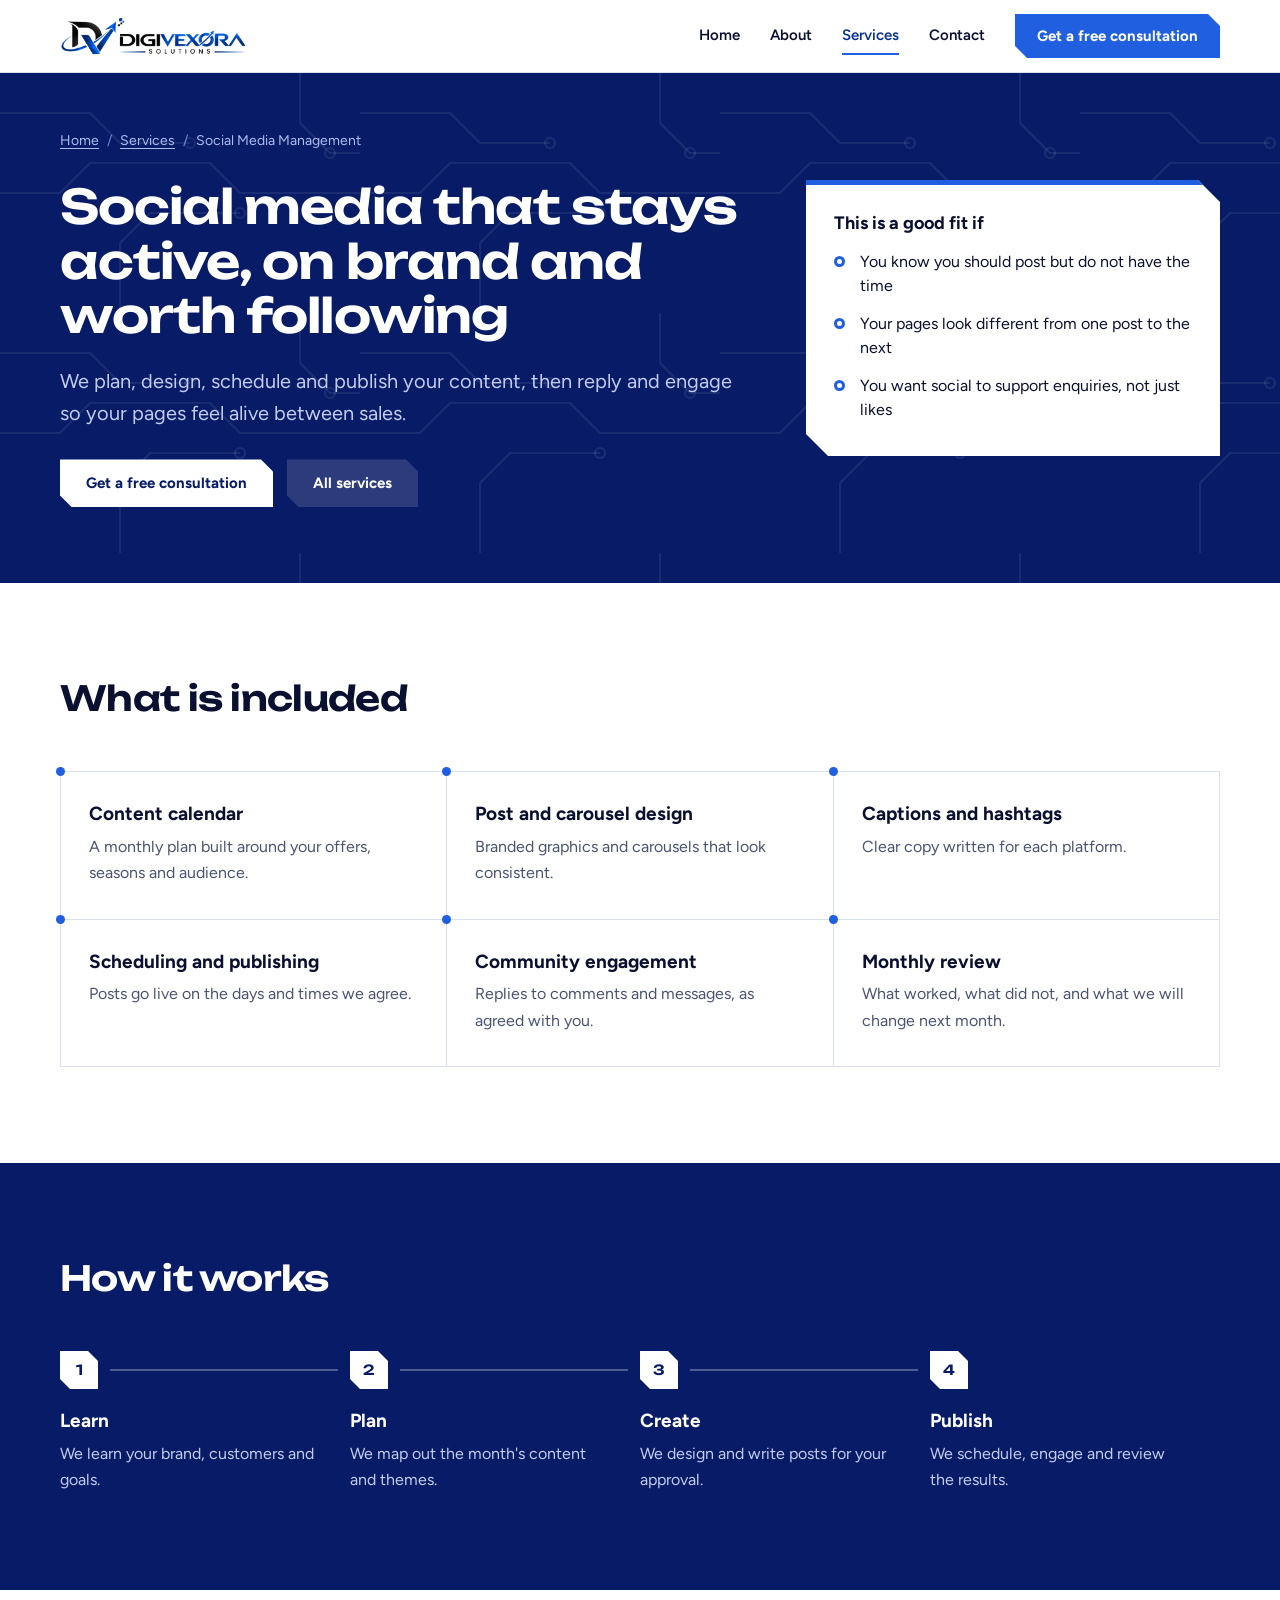
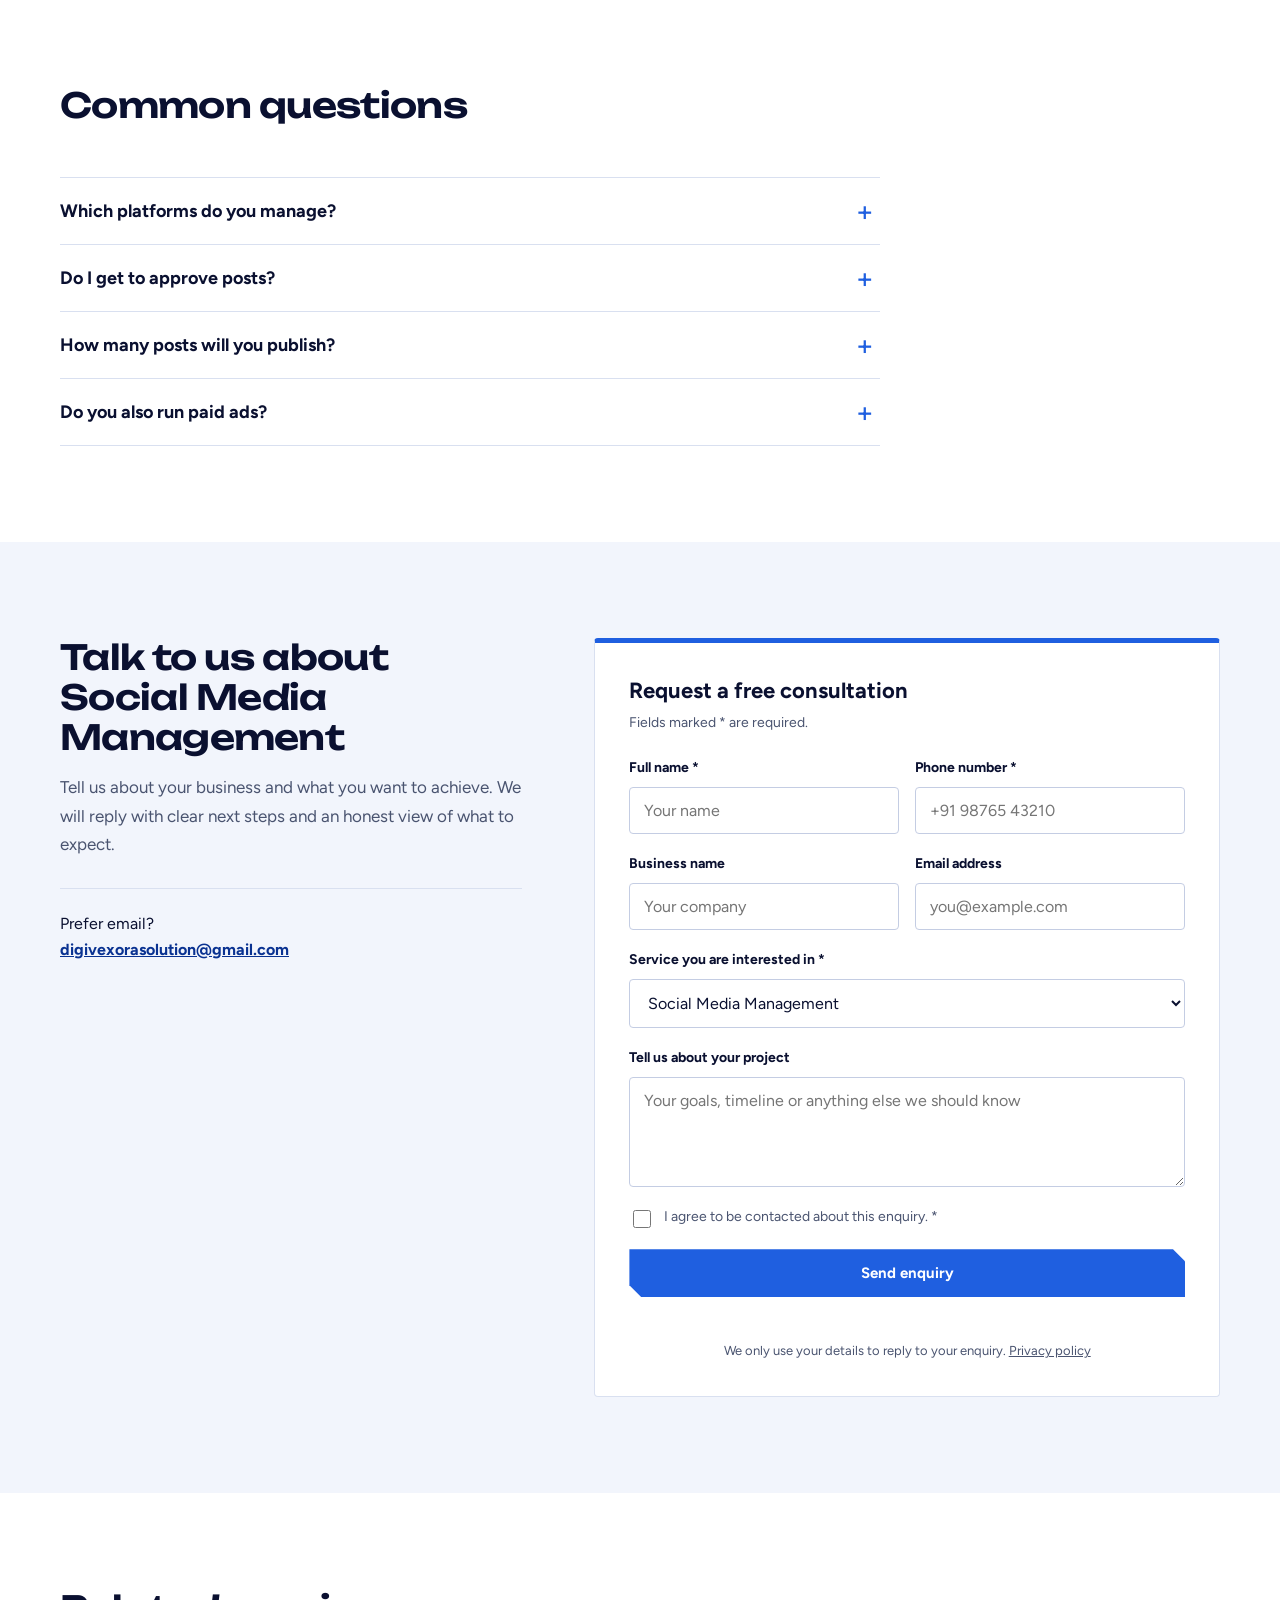
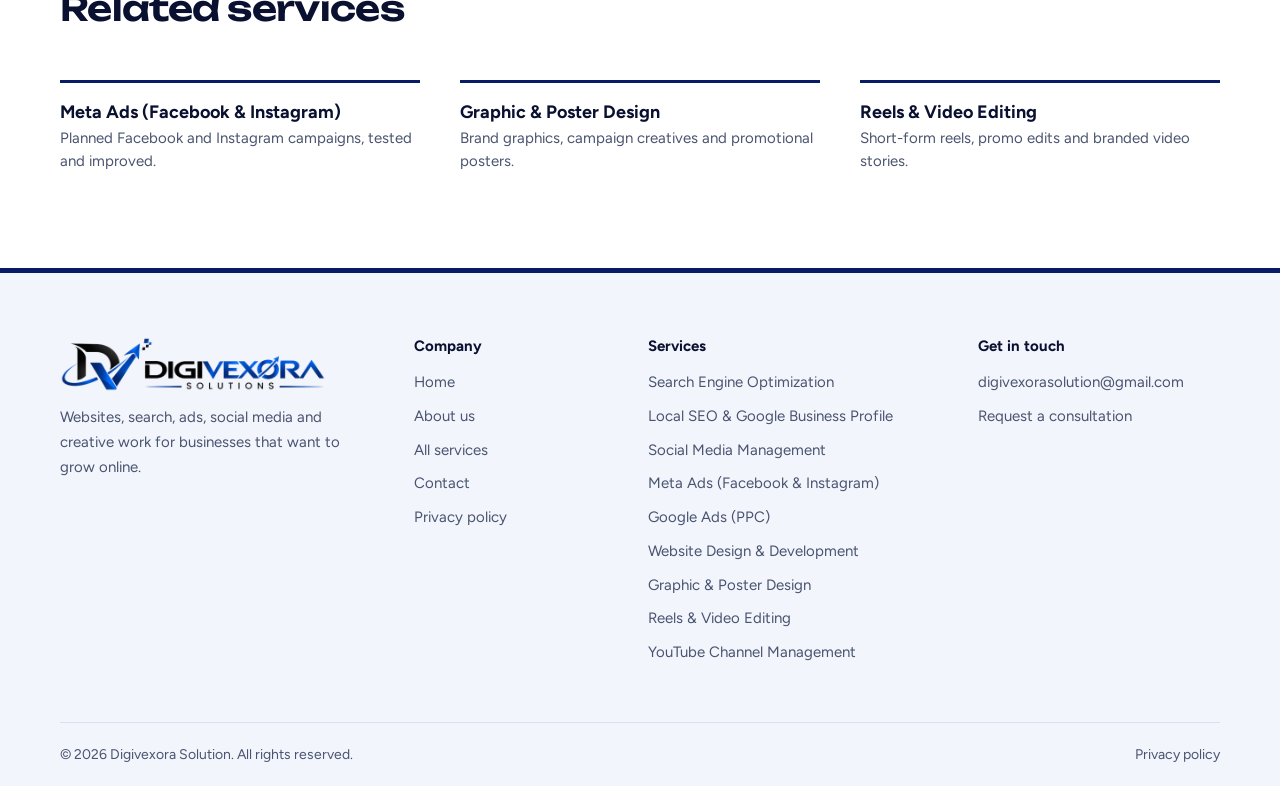
<file: social-media-management.html>
<!DOCTYPE html>
<html lang="en">
<head>
<meta charset="UTF-8">
<meta name="viewport" content="width=device-width, initial-scale=1">
<title>Social Media Management | Digivexora Solution</title>
<meta name="description" content="Social media management: content calendar, post design, captions, scheduling and engagement for Instagram, Facebook and LinkedIn, handled for you.">
<meta name="robots" content="index,follow,max-image-preview:large">
<link rel="canonical" href="https://digivexora.in/social-media-management.html">
<meta name="theme-color" content="#081b66">
<link rel="icon" href="assets/favicon.ico" sizes="any">
<link rel="icon" type="image/png" sizes="48x48" href="assets/favicon-48.png">
<link rel="apple-touch-icon" href="assets/apple-touch-icon.png">
<meta property="og:type" content="website">
<meta property="og:site_name" content="Digivexora Solution">
<meta property="og:title" content="Social Media Management | Digivexora Solution">
<meta property="og:description" content="Social media management: content calendar, post design, captions, scheduling and engagement for Instagram, Facebook and LinkedIn, handled for you.">
<meta property="og:url" content="https://digivexora.in/social-media-management.html">
<meta property="og:image" content="https://digivexora.in/assets/og-image.jpg">
<meta property="og:image:width" content="1200">
<meta property="og:image:height" content="630">
<meta name="twitter:card" content="summary_large_image">
<meta name="twitter:title" content="Social Media Management | Digivexora Solution">
<meta name="twitter:description" content="Social media management: content calendar, post design, captions, scheduling and engagement for Instagram, Facebook and LinkedIn, handled for you.">
<meta name="twitter:image" content="https://digivexora.in/assets/og-image.jpg">
<link rel="preconnect" href="https://fonts.googleapis.com">
<link rel="preconnect" href="https://fonts.gstatic.com" crossorigin>
<link href="https://fonts.googleapis.com/css2?family=Figtree:wght@400;500;600;700&family=Unbounded:wght@500;600&display=swap" rel="stylesheet">
<link rel="stylesheet" href="style.css">
<script type="application/ld+json">{"@context":"https://schema.org","@type":"Service","name":"Social Media Management","serviceType":"Social Media Management","description":"Social media management: content calendar, post design, captions, scheduling and engagement for Instagram, Facebook and LinkedIn, handled for you.","url":"https://digivexora.in/social-media-management.html","provider":{"@id":"https://digivexora.in/#org"}}</script><script type="application/ld+json">{"@context":"https://schema.org","@type":"BreadcrumbList","itemListElement":[{"@type":"ListItem","position":1,"name":"Home","item":"https://digivexora.in/"},{"@type":"ListItem","position":2,"name":"Services","item":"https://digivexora.in/services.html"},{"@type":"ListItem","position":3,"name":"Social Media Management","item":"https://digivexora.in/social-media-management.html"}]}</script><script type="application/ld+json">{"@context":"https://schema.org","@type":"FAQPage","mainEntity":[{"@type":"Question","name":"Which platforms do you manage?","acceptedAnswer":{"@type":"Answer","text":"We recommend platforms based on where your customers spend time. That is commonly Instagram and Facebook, with LinkedIn for business-to-business brands."}},{"@type":"Question","name":"Do I get to approve posts?","acceptedAnswer":{"@type":"Answer","text":"Yes. You see the calendar and designs before anything goes live, unless you ask us to publish directly."}},{"@type":"Question","name":"How many posts will you publish?","acceptedAnswer":{"@type":"Answer","text":"It depends on your package and goals. We agree a realistic schedule instead of posting for the sake of it."}},{"@type":"Question","name":"Do you also run paid ads?","acceptedAnswer":{"@type":"Answer","text":"Paid campaigns are a separate service, and the two work well together. See our Meta Ads service."}}]}</script>
</head>
<body>
<a class="skip" href="#main">Skip to content</a>
<header class="site-header">
<div class="wrap header__inner">
<a class="brand" href="index.html" aria-label="Digivexora Solution home"><img src="assets/logo-600.png" width="600" height="122" alt="Digivexora Solution logo"></a>
<button class="menu-btn" aria-label="Open menu" aria-expanded="false" aria-controls="nav"><span></span><span></span><span></span></button>
<nav class="nav" id="nav" aria-label="Main">
<a href="index.html">Home</a>
<a href="about.html">About</a>
<a href="services.html" aria-current="page">Services</a>
<a href="contact.html">Contact</a>
<a class="btn btn--primary" href="contact.html">Get a free consultation</a>
</nav>
</div>
</header>
<main id="main">
<section class="page-hero">
<div class="wrap">
<nav class="crumbs" aria-label="Breadcrumb"><ol><li><a href="index.html">Home</a></li><li><a href="services.html">Services</a></li><li aria-current="page">Social Media Management</li></ol></nav>
<div class="page-hero__grid">
<div>
<h1>Social media that stays active, on brand and worth following</h1>
<p class="lead">We plan, design, schedule and publish your content, then reply and engage so your pages feel alive between sales.</p>
<div class="actions">
<a class="btn btn--primary" href="#enquire">Get a free consultation</a>
<a class="btn btn--ghost" href="services.html">All services</a>
</div>
</div>
<aside class="fit"><h2>This is a good fit if</h2><ul><li>You know you should post but do not have the time</li><li>Your pages look different from one post to the next</li><li>You want social to support enquiries, not just likes</li></ul></aside>
</div>
</div>
</section>

<section class="band">
<div class="wrap">
<div class="sec-head"><h2>What is included</h2></div>
<div class="included"><div class="inc"><h3>Content calendar</h3><p>A monthly plan built around your offers, seasons and audience.</p></div><div class="inc"><h3>Post and carousel design</h3><p>Branded graphics and carousels that look consistent.</p></div><div class="inc"><h3>Captions and hashtags</h3><p>Clear copy written for each platform.</p></div><div class="inc"><h3>Scheduling and publishing</h3><p>Posts go live on the days and times we agree.</p></div><div class="inc"><h3>Community engagement</h3><p>Replies to comments and messages, as agreed with you.</p></div><div class="inc"><h3>Monthly review</h3><p>What worked, what did not, and what we will change next month.</p></div></div>
</div>
</section>

<section class="band band--navy">
<div class="wrap">
<div class="sec-head"><h2>How it works</h2></div>
<ol class="steps"><li class="step"><h3>Learn</h3><p>We learn your brand, customers and goals.</p></li><li class="step"><h3>Plan</h3><p>We map out the month&#x27;s content and themes.</p></li><li class="step"><h3>Create</h3><p>We design and write posts for your approval.</p></li><li class="step"><h3>Publish</h3><p>We schedule, engage and review the results.</p></li></ol>
</div>
</section>

<section class="band">
<div class="wrap">
<div class="sec-head"><h2>Common questions</h2></div>
<div class="faq"><details><summary>Which platforms do you manage?</summary><p>We recommend platforms based on where your customers spend time. That is commonly Instagram and Facebook, with LinkedIn for business-to-business brands.</p></details><details><summary>Do I get to approve posts?</summary><p>Yes. You see the calendar and designs before anything goes live, unless you ask us to publish directly.</p></details><details><summary>How many posts will you publish?</summary><p>It depends on your package and goals. We agree a realistic schedule instead of posting for the sake of it.</p></details><details><summary>Do you also run paid ads?</summary><p>Paid campaigns are a separate service, and the two work well together. See our Meta Ads service.</p></details></div>
</div>
</section>

<section class="band band--paper" id="enquire">
<div class="wrap enquiry">
<div class="enquiry__copy">
<h2>Talk to us about Social Media Management</h2>
<p>Tell us about your business and what you want to achieve. We will reply with clear next steps and an honest view of what to expect.</p>
<div class="direct">Prefer email?<br><a href="mailto:digivexorasolution@gmail.com">digivexorasolution@gmail.com</a></div>
</div>
<form class="form" action="submit_enquiry.php" method="POST" data-enquiry novalidate>
<h3>Request a free consultation</h3>
<p class="req">Fields marked * are required.</p>
<input type="hidden" name="source_page" value="social-media-management.html">
<div class="hp" aria-hidden="true"><label>Leave this empty<input type="text" name="website_url" tabindex="-1" autocomplete="off"></label></div>
<div class="row2">
<label>Full name *<input type="text" name="name" required minlength="2" maxlength="120" autocomplete="name" placeholder="Your name"></label>
<label>Phone number *<input type="tel" name="phone" required pattern="[0-9+\(\) .\-]{8,25}" autocomplete="tel" placeholder="+91 98765 43210"></label>
</div>
<div class="row2">
<label>Business name<input type="text" name="business" maxlength="160" autocomplete="organization" placeholder="Your company"></label>
<label>Email address<input type="email" name="email" maxlength="190" autocomplete="email" placeholder="you@example.com"></label>
</div>
<label>Service you are interested in *<select name="service" required><option value="">Choose a service</option><option value="Search Engine Optimization (SEO)">Search Engine Optimization (SEO)</option><option value="Local SEO &amp; Google Business Profile">Local SEO &amp; Google Business Profile</option><option value="Social Media Management" selected>Social Media Management</option><option value="Meta Ads - Facebook &amp; Instagram">Meta Ads - Facebook &amp; Instagram</option><option value="Google Ads (PPC)">Google Ads (PPC)</option><option value="Website Design &amp; Development">Website Design &amp; Development</option><option value="Graphic Design &amp; Poster Design">Graphic Design &amp; Poster Design</option><option value="Reels &amp; Video Editing">Reels &amp; Video Editing</option><option value="YouTube Channel Management">YouTube Channel Management</option><option value="Multiple services / Not sure yet">Multiple services / Not sure yet</option></select></label>
<label>Tell us about your project<textarea name="message" maxlength="5000" placeholder="Your goals, timeline or anything else we should know"></textarea></label>
<label class="consent"><input type="checkbox" name="consent" value="1" required><span>I agree to be contacted about this enquiry. *</span></label>
<button class="btn btn--primary" type="submit">Send enquiry</button>
<p class="status" role="status" aria-live="polite"></p>
<p class="fine">We only use your details to reply to your enquiry. <a href="privacy-policy.html">Privacy policy</a></p>
</form>
</div>
</section>

<section class="band">
<div class="wrap">
<div class="sec-head"><h2>Related services</h2></div>
<div class="related"><a class="svc-row" href="meta-ads.html"><strong>Meta Ads (Facebook &amp; Instagram)</strong><span>Planned Facebook and Instagram campaigns, tested and improved.</span></a>
<a class="svc-row" href="graphic-poster-design.html"><strong>Graphic &amp; Poster Design</strong><span>Brand graphics, campaign creatives and promotional posters.</span></a>
<a class="svc-row" href="reels-video-editing.html"><strong>Reels &amp; Video Editing</strong><span>Short-form reels, promo edits and branded video stories.</span></a></div>
</div>
</section>
</main>
<footer class="site-footer">
<div class="wrap footer__grid">
<div class="footer__brand">
<a href="index.html" aria-label="Digivexora Solution home"><img src="assets/logo-600.png" width="600" height="122" alt="Digivexora Solution logo" loading="lazy"></a>
<p>Websites, search, ads, social media and creative work for businesses that want to grow online.</p>
</div>
<div>
<h4>Company</h4>
<ul>
<li><a href="index.html">Home</a></li>
<li><a href="about.html">About us</a></li>
<li><a href="services.html">All services</a></li>
<li><a href="contact.html">Contact</a></li>
<li><a href="privacy-policy.html">Privacy policy</a></li>
</ul>
</div>
<div>
<h4>Services</h4>
<ul>
<li><a href="search-engine-optimization.html">Search Engine Optimization</a></li>
<li><a href="local-seo-google-business-profile.html">Local SEO &amp; Google Business Profile</a></li>
<li><a href="social-media-management.html">Social Media Management</a></li>
<li><a href="meta-ads.html">Meta Ads (Facebook &amp; Instagram)</a></li>
<li><a href="google-ads-ppc.html">Google Ads (PPC)</a></li>
<li><a href="website-design-development.html">Website Design &amp; Development</a></li>
<li><a href="graphic-poster-design.html">Graphic &amp; Poster Design</a></li>
<li><a href="reels-video-editing.html">Reels &amp; Video Editing</a></li>
<li><a href="youtube-channel-management.html">YouTube Channel Management</a></li>
</ul>
</div>
<div>
<h4>Get in touch</h4>
<ul>
<li><a href="mailto:digivexorasolution@gmail.com">digivexorasolution@gmail.com</a></li>
<li><a href="contact.html">Request a consultation</a></li>
</ul>
</div>
</div>
<div class="wrap footer__bottom"><span>&copy; 2026 Digivexora Solution. All rights reserved.</span><a href="privacy-policy.html">Privacy policy</a></div>
</footer>
<script src="script.js" defer></script>
</body>
</html>
</file>
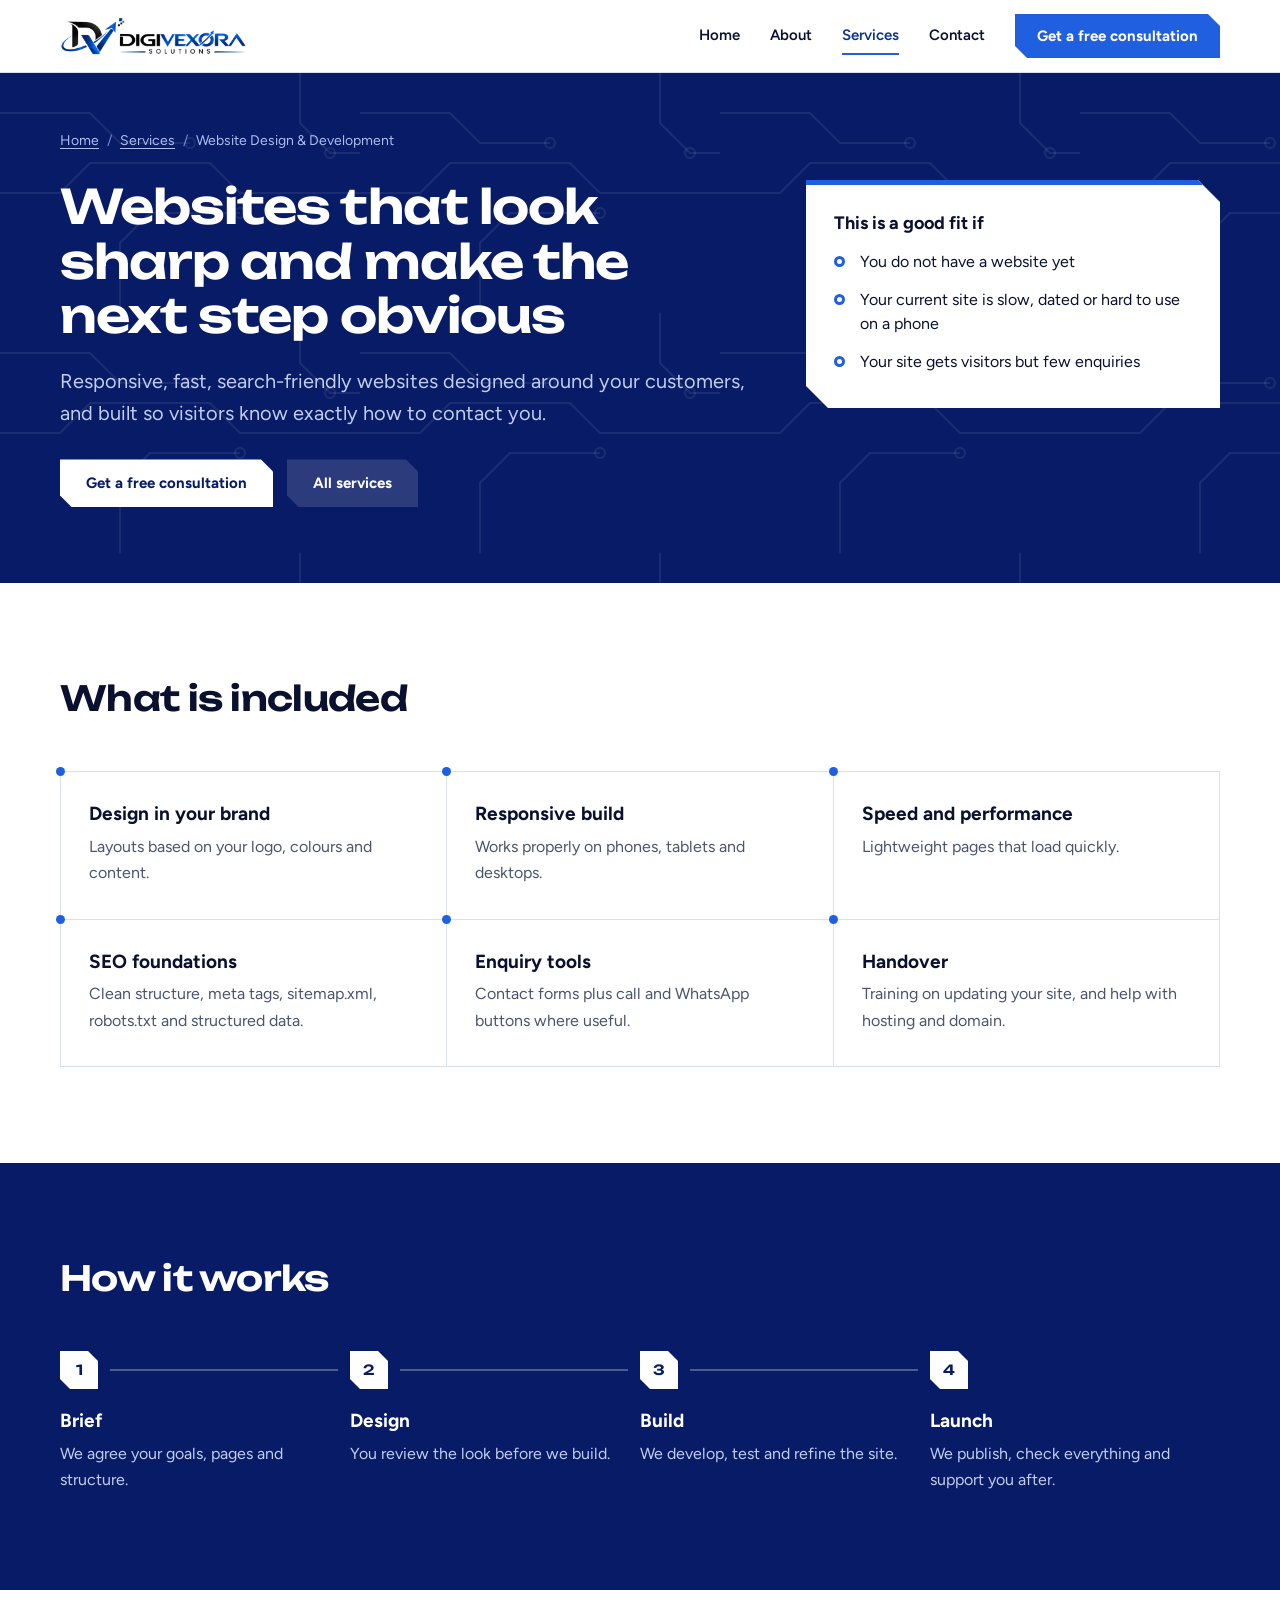
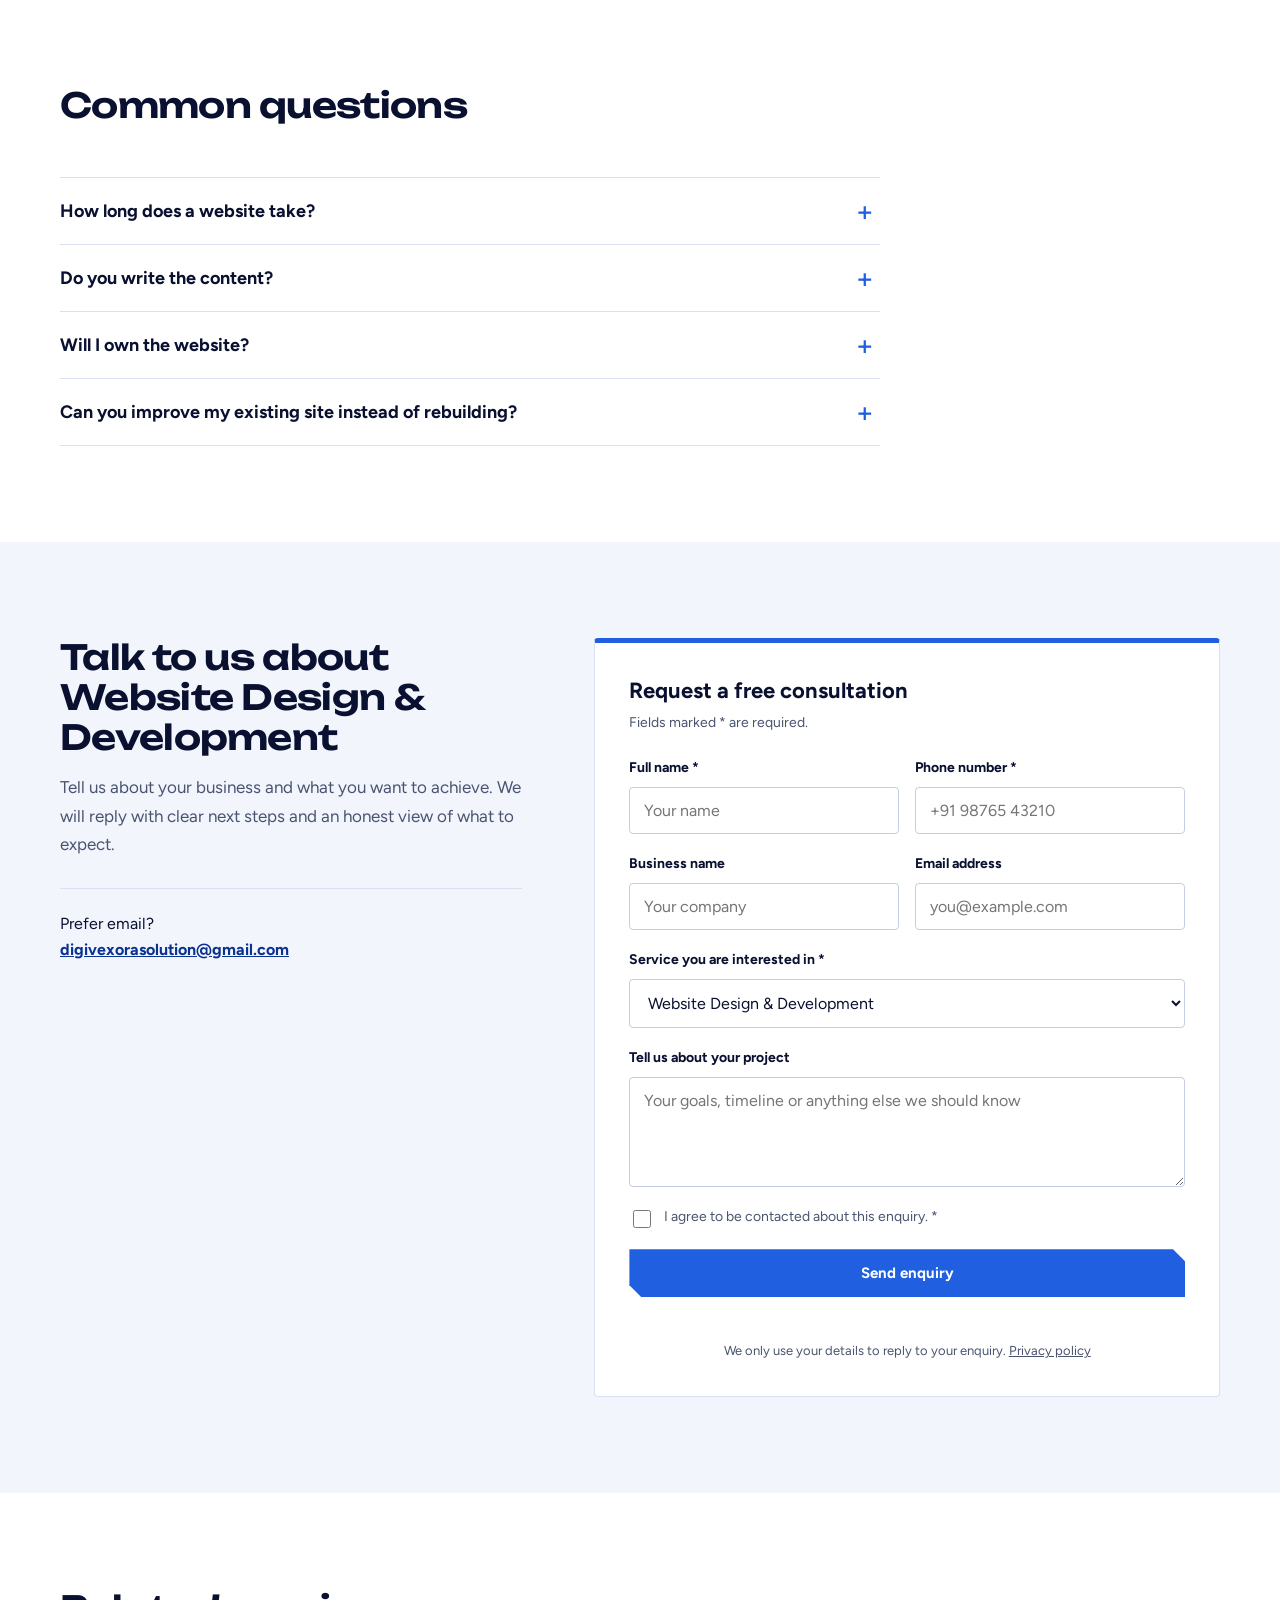
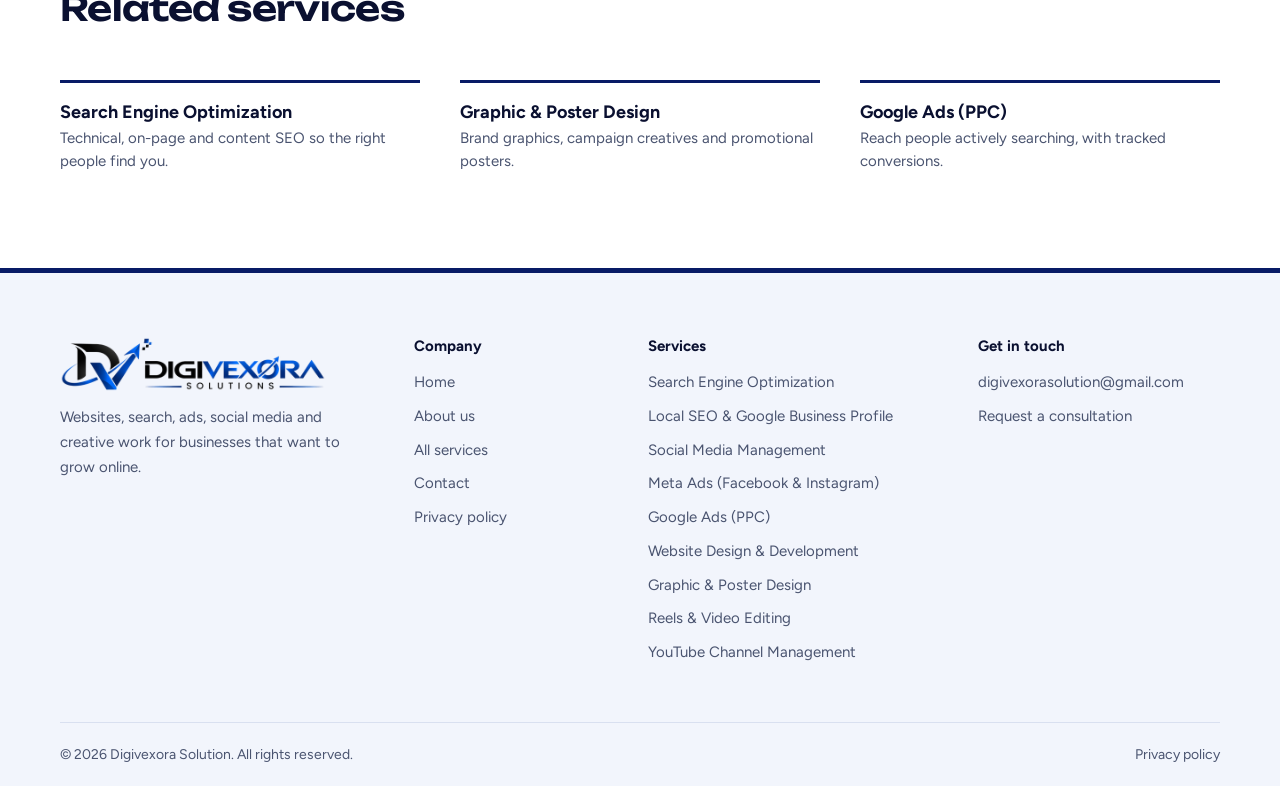
<file: website-design-development.html>
<!DOCTYPE html>
<html lang="en">
<head>
<meta charset="UTF-8">
<meta name="viewport" content="width=device-width, initial-scale=1">
<title>Website Design &amp; Development | Digivexora Solution</title>
<meta name="description" content="Website design and development: responsive, fast, search-friendly business websites with clear enquiry forms, built around your brand and customers.">
<meta name="robots" content="index,follow,max-image-preview:large">
<link rel="canonical" href="https://digivexora.in/website-design-development.html">
<meta name="theme-color" content="#081b66">
<link rel="icon" href="assets/favicon.ico" sizes="any">
<link rel="icon" type="image/png" sizes="48x48" href="assets/favicon-48.png">
<link rel="apple-touch-icon" href="assets/apple-touch-icon.png">
<meta property="og:type" content="website">
<meta property="og:site_name" content="Digivexora Solution">
<meta property="og:title" content="Website Design &amp; Development | Digivexora Solution">
<meta property="og:description" content="Website design and development: responsive, fast, search-friendly business websites with clear enquiry forms, built around your brand and customers.">
<meta property="og:url" content="https://digivexora.in/website-design-development.html">
<meta property="og:image" content="https://digivexora.in/assets/og-image.jpg">
<meta property="og:image:width" content="1200">
<meta property="og:image:height" content="630">
<meta name="twitter:card" content="summary_large_image">
<meta name="twitter:title" content="Website Design &amp; Development | Digivexora Solution">
<meta name="twitter:description" content="Website design and development: responsive, fast, search-friendly business websites with clear enquiry forms, built around your brand and customers.">
<meta name="twitter:image" content="https://digivexora.in/assets/og-image.jpg">
<link rel="preconnect" href="https://fonts.googleapis.com">
<link rel="preconnect" href="https://fonts.gstatic.com" crossorigin>
<link href="https://fonts.googleapis.com/css2?family=Figtree:wght@400;500;600;700&family=Unbounded:wght@500;600&display=swap" rel="stylesheet">
<link rel="stylesheet" href="style.css">
<script type="application/ld+json">{"@context":"https://schema.org","@type":"Service","name":"Website Design & Development","serviceType":"Website Design & Development","description":"Website design and development: responsive, fast, search-friendly business websites with clear enquiry forms, built around your brand and customers.","url":"https://digivexora.in/website-design-development.html","provider":{"@id":"https://digivexora.in/#org"}}</script><script type="application/ld+json">{"@context":"https://schema.org","@type":"BreadcrumbList","itemListElement":[{"@type":"ListItem","position":1,"name":"Home","item":"https://digivexora.in/"},{"@type":"ListItem","position":2,"name":"Services","item":"https://digivexora.in/services.html"},{"@type":"ListItem","position":3,"name":"Website Design & Development","item":"https://digivexora.in/website-design-development.html"}]}</script><script type="application/ld+json">{"@context":"https://schema.org","@type":"FAQPage","mainEntity":[{"@type":"Question","name":"How long does a website take?","acceptedAnswer":{"@type":"Answer","text":"A focused business website often takes a few weeks. It depends on the number of pages and how quickly content and feedback arrive."}},{"@type":"Question","name":"Do you write the content?","acceptedAnswer":{"@type":"Answer","text":"We can help structure and edit your content, and write copy as an add-on if you need it."}},{"@type":"Question","name":"Will I own the website?","acceptedAnswer":{"@type":"Answer","text":"Yes. You own your domain and your content."}},{"@type":"Question","name":"Can you improve my existing site instead of rebuilding?","acceptedAnswer":{"@type":"Answer","text":"Yes. We review what works first, then improve or rebuild only what is needed."}}]}</script>
</head>
<body>
<a class="skip" href="#main">Skip to content</a>
<header class="site-header">
<div class="wrap header__inner">
<a class="brand" href="index.html" aria-label="Digivexora Solution home"><img src="assets/logo-600.png" width="600" height="122" alt="Digivexora Solution logo"></a>
<button class="menu-btn" aria-label="Open menu" aria-expanded="false" aria-controls="nav"><span></span><span></span><span></span></button>
<nav class="nav" id="nav" aria-label="Main">
<a href="index.html">Home</a>
<a href="about.html">About</a>
<a href="services.html" aria-current="page">Services</a>
<a href="contact.html">Contact</a>
<a class="btn btn--primary" href="contact.html">Get a free consultation</a>
</nav>
</div>
</header>
<main id="main">
<section class="page-hero">
<div class="wrap">
<nav class="crumbs" aria-label="Breadcrumb"><ol><li><a href="index.html">Home</a></li><li><a href="services.html">Services</a></li><li aria-current="page">Website Design &amp; Development</li></ol></nav>
<div class="page-hero__grid">
<div>
<h1>Websites that look sharp and make the next step obvious</h1>
<p class="lead">Responsive, fast, search-friendly websites designed around your customers, and built so visitors know exactly how to contact you.</p>
<div class="actions">
<a class="btn btn--primary" href="#enquire">Get a free consultation</a>
<a class="btn btn--ghost" href="services.html">All services</a>
</div>
</div>
<aside class="fit"><h2>This is a good fit if</h2><ul><li>You do not have a website yet</li><li>Your current site is slow, dated or hard to use on a phone</li><li>Your site gets visitors but few enquiries</li></ul></aside>
</div>
</div>
</section>

<section class="band">
<div class="wrap">
<div class="sec-head"><h2>What is included</h2></div>
<div class="included"><div class="inc"><h3>Design in your brand</h3><p>Layouts based on your logo, colours and content.</p></div><div class="inc"><h3>Responsive build</h3><p>Works properly on phones, tablets and desktops.</p></div><div class="inc"><h3>Speed and performance</h3><p>Lightweight pages that load quickly.</p></div><div class="inc"><h3>SEO foundations</h3><p>Clean structure, meta tags, sitemap.xml, robots.txt and structured data.</p></div><div class="inc"><h3>Enquiry tools</h3><p>Contact forms plus call and WhatsApp buttons where useful.</p></div><div class="inc"><h3>Handover</h3><p>Training on updating your site, and help with hosting and domain.</p></div></div>
</div>
</section>

<section class="band band--navy">
<div class="wrap">
<div class="sec-head"><h2>How it works</h2></div>
<ol class="steps"><li class="step"><h3>Brief</h3><p>We agree your goals, pages and structure.</p></li><li class="step"><h3>Design</h3><p>You review the look before we build.</p></li><li class="step"><h3>Build</h3><p>We develop, test and refine the site.</p></li><li class="step"><h3>Launch</h3><p>We publish, check everything and support you after.</p></li></ol>
</div>
</section>

<section class="band">
<div class="wrap">
<div class="sec-head"><h2>Common questions</h2></div>
<div class="faq"><details><summary>How long does a website take?</summary><p>A focused business website often takes a few weeks. It depends on the number of pages and how quickly content and feedback arrive.</p></details><details><summary>Do you write the content?</summary><p>We can help structure and edit your content, and write copy as an add-on if you need it.</p></details><details><summary>Will I own the website?</summary><p>Yes. You own your domain and your content.</p></details><details><summary>Can you improve my existing site instead of rebuilding?</summary><p>Yes. We review what works first, then improve or rebuild only what is needed.</p></details></div>
</div>
</section>

<section class="band band--paper" id="enquire">
<div class="wrap enquiry">
<div class="enquiry__copy">
<h2>Talk to us about Website Design &amp; Development</h2>
<p>Tell us about your business and what you want to achieve. We will reply with clear next steps and an honest view of what to expect.</p>
<div class="direct">Prefer email?<br><a href="mailto:digivexorasolution@gmail.com">digivexorasolution@gmail.com</a></div>
</div>
<form class="form" action="submit_enquiry.php" method="POST" data-enquiry novalidate>
<h3>Request a free consultation</h3>
<p class="req">Fields marked * are required.</p>
<input type="hidden" name="source_page" value="website-design-development.html">
<div class="hp" aria-hidden="true"><label>Leave this empty<input type="text" name="website_url" tabindex="-1" autocomplete="off"></label></div>
<div class="row2">
<label>Full name *<input type="text" name="name" required minlength="2" maxlength="120" autocomplete="name" placeholder="Your name"></label>
<label>Phone number *<input type="tel" name="phone" required pattern="[0-9+\(\) .\-]{8,25}" autocomplete="tel" placeholder="+91 98765 43210"></label>
</div>
<div class="row2">
<label>Business name<input type="text" name="business" maxlength="160" autocomplete="organization" placeholder="Your company"></label>
<label>Email address<input type="email" name="email" maxlength="190" autocomplete="email" placeholder="you@example.com"></label>
</div>
<label>Service you are interested in *<select name="service" required><option value="">Choose a service</option><option value="Search Engine Optimization (SEO)">Search Engine Optimization (SEO)</option><option value="Local SEO &amp; Google Business Profile">Local SEO &amp; Google Business Profile</option><option value="Social Media Management">Social Media Management</option><option value="Meta Ads - Facebook &amp; Instagram">Meta Ads - Facebook &amp; Instagram</option><option value="Google Ads (PPC)">Google Ads (PPC)</option><option value="Website Design &amp; Development" selected>Website Design &amp; Development</option><option value="Graphic Design &amp; Poster Design">Graphic Design &amp; Poster Design</option><option value="Reels &amp; Video Editing">Reels &amp; Video Editing</option><option value="YouTube Channel Management">YouTube Channel Management</option><option value="Multiple services / Not sure yet">Multiple services / Not sure yet</option></select></label>
<label>Tell us about your project<textarea name="message" maxlength="5000" placeholder="Your goals, timeline or anything else we should know"></textarea></label>
<label class="consent"><input type="checkbox" name="consent" value="1" required><span>I agree to be contacted about this enquiry. *</span></label>
<button class="btn btn--primary" type="submit">Send enquiry</button>
<p class="status" role="status" aria-live="polite"></p>
<p class="fine">We only use your details to reply to your enquiry. <a href="privacy-policy.html">Privacy policy</a></p>
</form>
</div>
</section>

<section class="band">
<div class="wrap">
<div class="sec-head"><h2>Related services</h2></div>
<div class="related"><a class="svc-row" href="search-engine-optimization.html"><strong>Search Engine Optimization</strong><span>Technical, on-page and content SEO so the right people find you.</span></a>
<a class="svc-row" href="graphic-poster-design.html"><strong>Graphic &amp; Poster Design</strong><span>Brand graphics, campaign creatives and promotional posters.</span></a>
<a class="svc-row" href="google-ads-ppc.html"><strong>Google Ads (PPC)</strong><span>Reach people actively searching, with tracked conversions.</span></a></div>
</div>
</section>
</main>
<footer class="site-footer">
<div class="wrap footer__grid">
<div class="footer__brand">
<a href="index.html" aria-label="Digivexora Solution home"><img src="assets/logo-600.png" width="600" height="122" alt="Digivexora Solution logo" loading="lazy"></a>
<p>Websites, search, ads, social media and creative work for businesses that want to grow online.</p>
</div>
<div>
<h4>Company</h4>
<ul>
<li><a href="index.html">Home</a></li>
<li><a href="about.html">About us</a></li>
<li><a href="services.html">All services</a></li>
<li><a href="contact.html">Contact</a></li>
<li><a href="privacy-policy.html">Privacy policy</a></li>
</ul>
</div>
<div>
<h4>Services</h4>
<ul>
<li><a href="search-engine-optimization.html">Search Engine Optimization</a></li>
<li><a href="local-seo-google-business-profile.html">Local SEO &amp; Google Business Profile</a></li>
<li><a href="social-media-management.html">Social Media Management</a></li>
<li><a href="meta-ads.html">Meta Ads (Facebook &amp; Instagram)</a></li>
<li><a href="google-ads-ppc.html">Google Ads (PPC)</a></li>
<li><a href="website-design-development.html">Website Design &amp; Development</a></li>
<li><a href="graphic-poster-design.html">Graphic &amp; Poster Design</a></li>
<li><a href="reels-video-editing.html">Reels &amp; Video Editing</a></li>
<li><a href="youtube-channel-management.html">YouTube Channel Management</a></li>
</ul>
</div>
<div>
<h4>Get in touch</h4>
<ul>
<li><a href="mailto:digivexorasolution@gmail.com">digivexorasolution@gmail.com</a></li>
<li><a href="contact.html">Request a consultation</a></li>
</ul>
</div>
</div>
<div class="wrap footer__bottom"><span>&copy; 2026 Digivexora Solution. All rights reserved.</span><a href="privacy-policy.html">Privacy policy</a></div>
</footer>
<script src="script.js" defer></script>
</body>
</html>
</file>
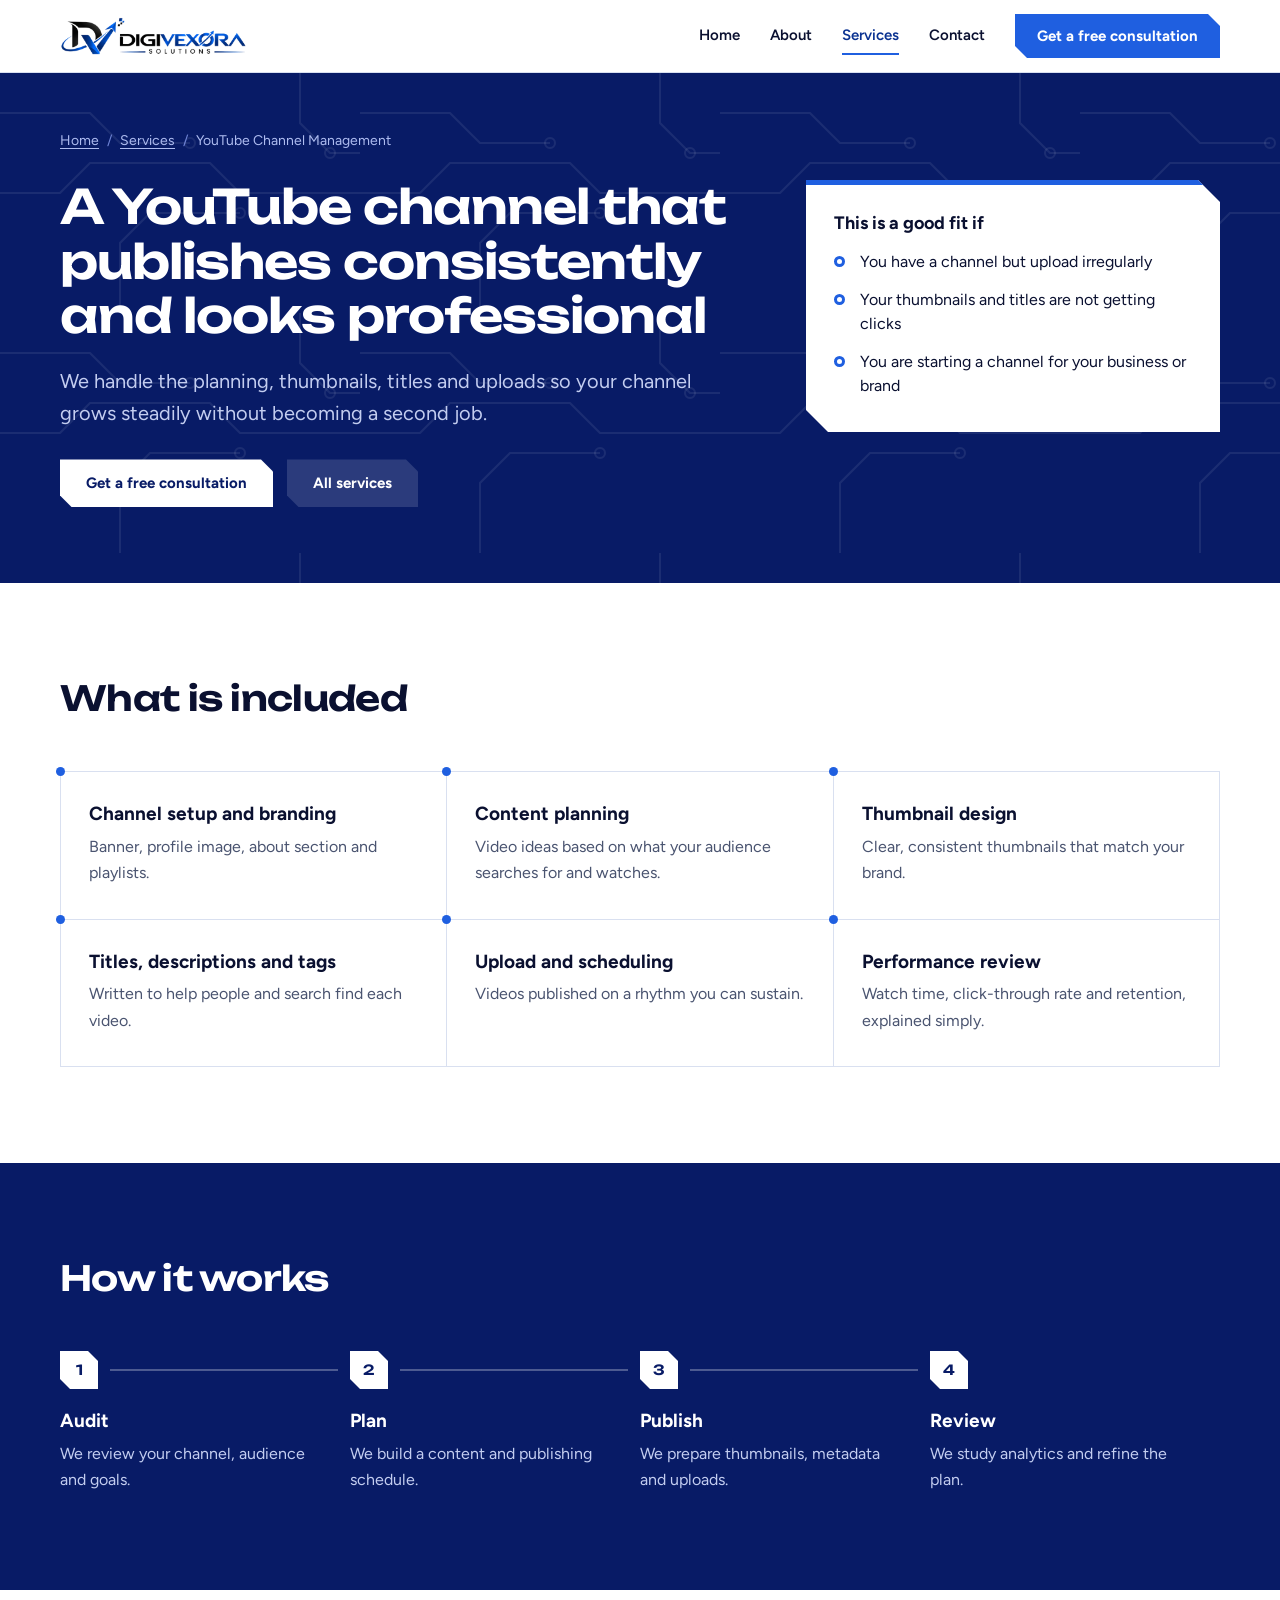
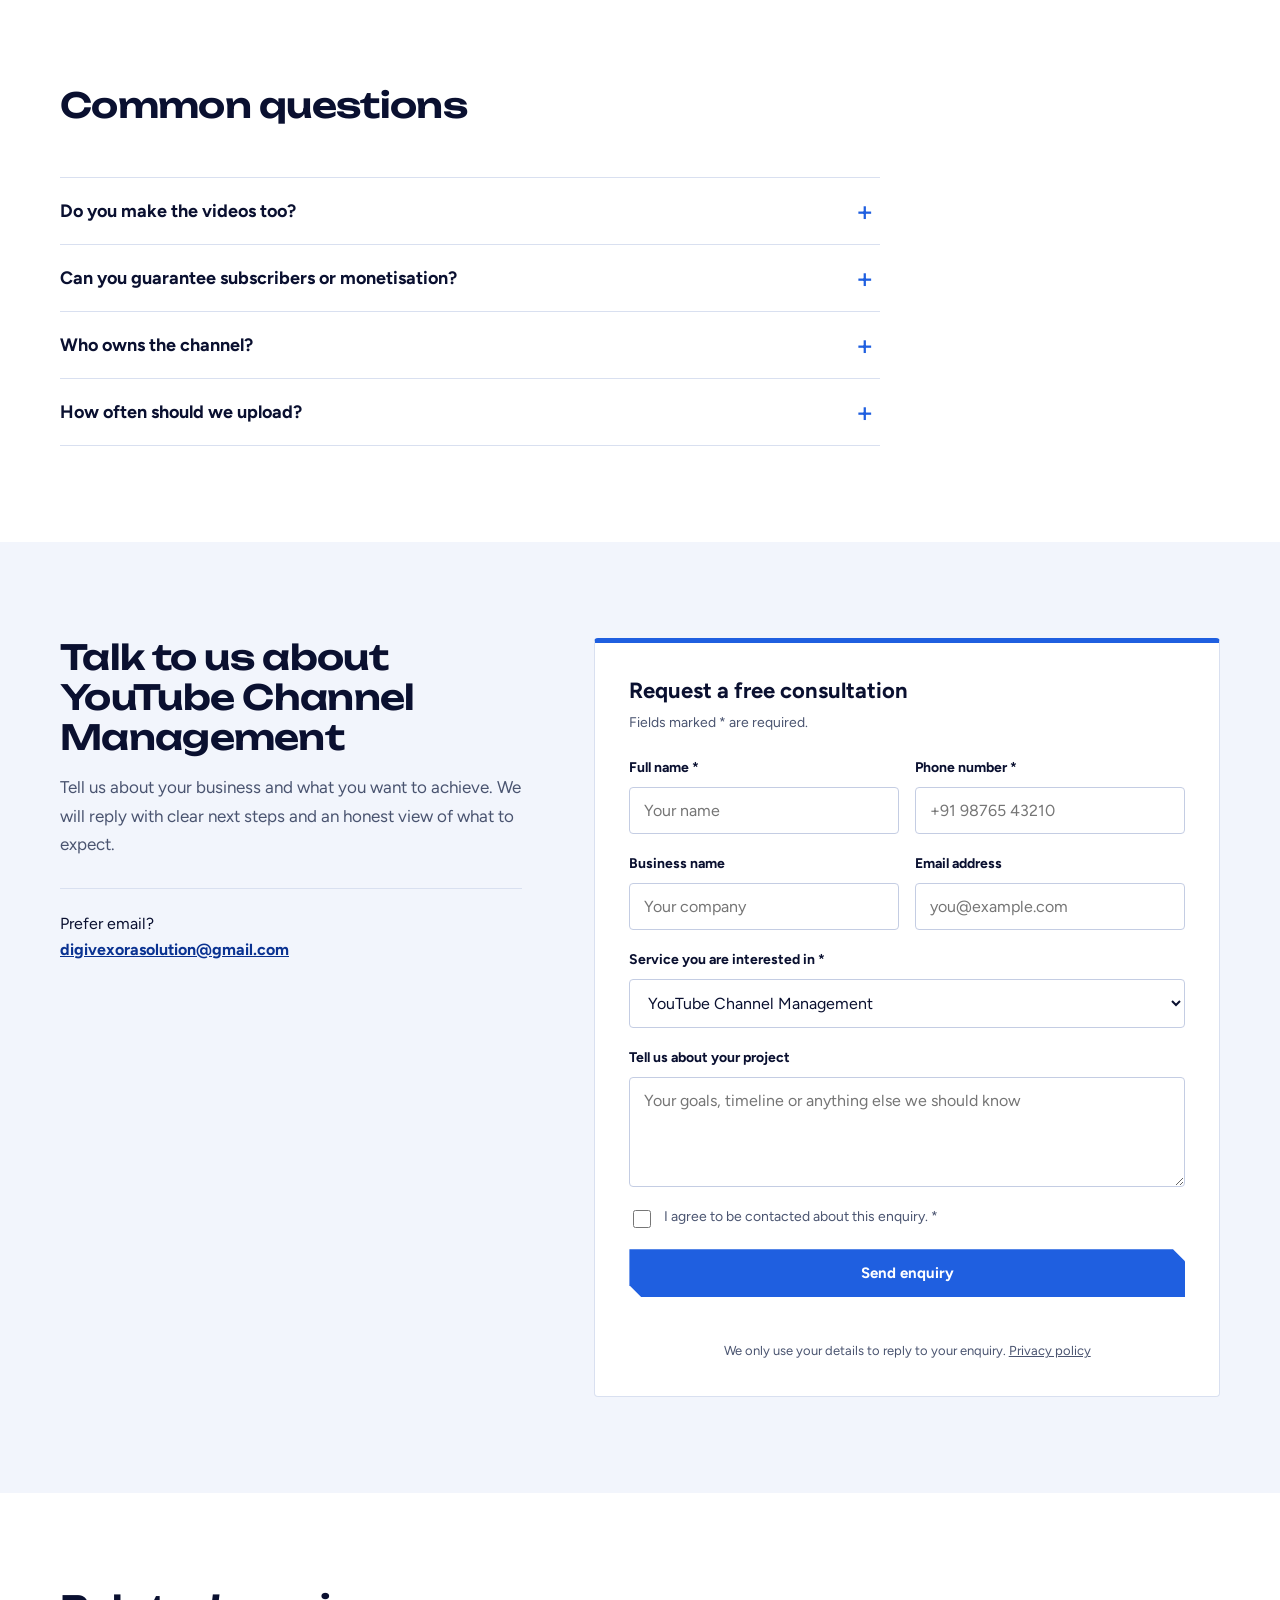
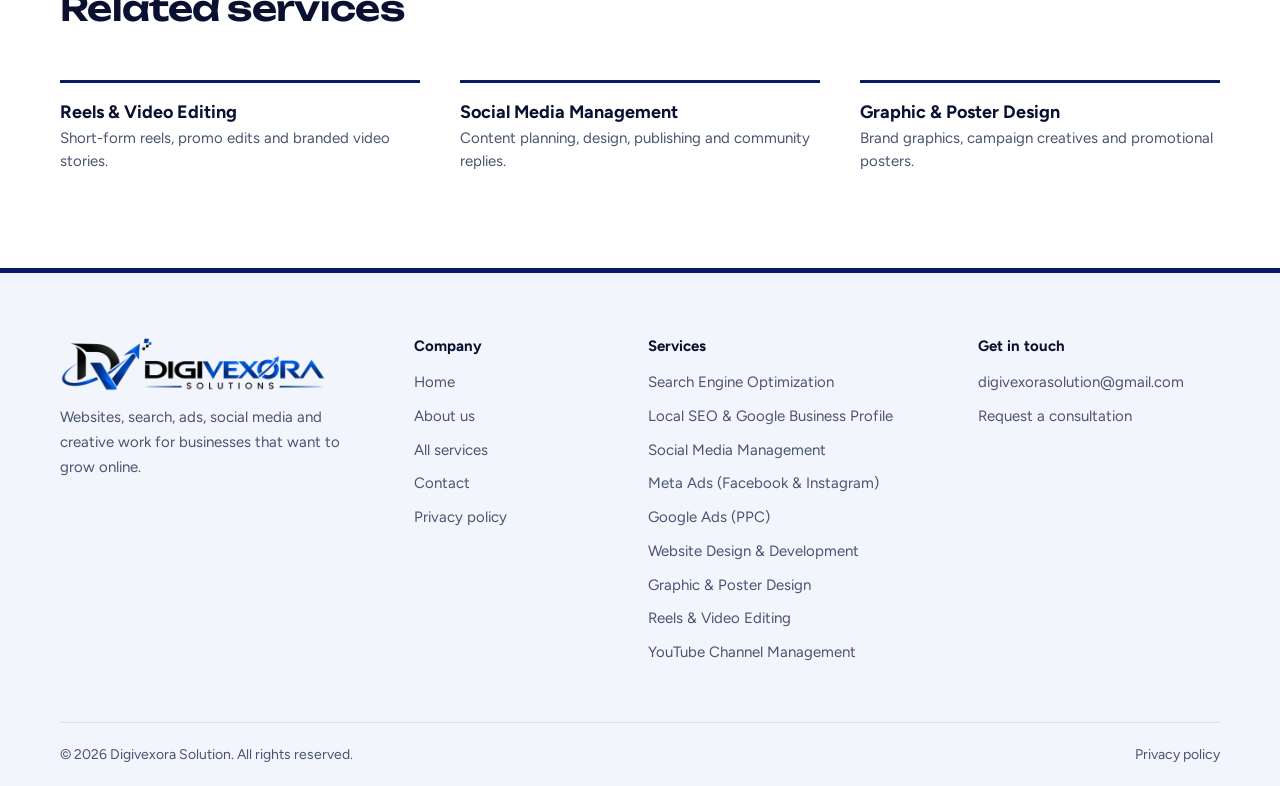
<file: youtube-channel-management.html>
<!DOCTYPE html>
<html lang="en">
<head>
<meta charset="UTF-8">
<meta name="viewport" content="width=device-width, initial-scale=1">
<title>YouTube Channel Management | Digivexora Solution</title>
<meta name="description" content="YouTube channel management: channel branding, content planning, thumbnails, titles, descriptions and upload scheduling for steady, professional growth.">
<meta name="robots" content="index,follow,max-image-preview:large">
<link rel="canonical" href="https://digivexora.in/youtube-channel-management.html">
<meta name="theme-color" content="#081b66">
<link rel="icon" href="assets/favicon.ico" sizes="any">
<link rel="icon" type="image/png" sizes="48x48" href="assets/favicon-48.png">
<link rel="apple-touch-icon" href="assets/apple-touch-icon.png">
<meta property="og:type" content="website">
<meta property="og:site_name" content="Digivexora Solution">
<meta property="og:title" content="YouTube Channel Management | Digivexora Solution">
<meta property="og:description" content="YouTube channel management: channel branding, content planning, thumbnails, titles, descriptions and upload scheduling for steady, professional growth.">
<meta property="og:url" content="https://digivexora.in/youtube-channel-management.html">
<meta property="og:image" content="https://digivexora.in/assets/og-image.jpg">
<meta property="og:image:width" content="1200">
<meta property="og:image:height" content="630">
<meta name="twitter:card" content="summary_large_image">
<meta name="twitter:title" content="YouTube Channel Management | Digivexora Solution">
<meta name="twitter:description" content="YouTube channel management: channel branding, content planning, thumbnails, titles, descriptions and upload scheduling for steady, professional growth.">
<meta name="twitter:image" content="https://digivexora.in/assets/og-image.jpg">
<link rel="preconnect" href="https://fonts.googleapis.com">
<link rel="preconnect" href="https://fonts.gstatic.com" crossorigin>
<link href="https://fonts.googleapis.com/css2?family=Figtree:wght@400;500;600;700&family=Unbounded:wght@500;600&display=swap" rel="stylesheet">
<link rel="stylesheet" href="style.css">
<script type="application/ld+json">{"@context":"https://schema.org","@type":"Service","name":"YouTube Channel Management","serviceType":"YouTube Channel Management","description":"YouTube channel management: channel branding, content planning, thumbnails, titles, descriptions and upload scheduling for steady, professional growth.","url":"https://digivexora.in/youtube-channel-management.html","provider":{"@id":"https://digivexora.in/#org"}}</script><script type="application/ld+json">{"@context":"https://schema.org","@type":"BreadcrumbList","itemListElement":[{"@type":"ListItem","position":1,"name":"Home","item":"https://digivexora.in/"},{"@type":"ListItem","position":2,"name":"Services","item":"https://digivexora.in/services.html"},{"@type":"ListItem","position":3,"name":"YouTube Channel Management","item":"https://digivexora.in/youtube-channel-management.html"}]}</script><script type="application/ld+json">{"@context":"https://schema.org","@type":"FAQPage","mainEntity":[{"@type":"Question","name":"Do you make the videos too?","acceptedAnswer":{"@type":"Answer","text":"We manage the channel. Editing is available through our Reels & Video Editing service."}},{"@type":"Question","name":"Can you guarantee subscribers or monetisation?","acceptedAnswer":{"@type":"Answer","text":"No. Growth and monetisation depend on your content, your audience and YouTube's policies. We focus on what we can control."}},{"@type":"Question","name":"Who owns the channel?","acceptedAnswer":{"@type":"Answer","text":"You do. We are added as managers, and you can remove access at any time."}},{"@type":"Question","name":"How often should we upload?","acceptedAnswer":{"@type":"Answer","text":"We agree a schedule you can keep up. Consistency matters more than volume."}}]}</script>
</head>
<body>
<a class="skip" href="#main">Skip to content</a>
<header class="site-header">
<div class="wrap header__inner">
<a class="brand" href="index.html" aria-label="Digivexora Solution home"><img src="assets/logo-600.png" width="600" height="122" alt="Digivexora Solution logo"></a>
<button class="menu-btn" aria-label="Open menu" aria-expanded="false" aria-controls="nav"><span></span><span></span><span></span></button>
<nav class="nav" id="nav" aria-label="Main">
<a href="index.html">Home</a>
<a href="about.html">About</a>
<a href="services.html" aria-current="page">Services</a>
<a href="contact.html">Contact</a>
<a class="btn btn--primary" href="contact.html">Get a free consultation</a>
</nav>
</div>
</header>
<main id="main">
<section class="page-hero">
<div class="wrap">
<nav class="crumbs" aria-label="Breadcrumb"><ol><li><a href="index.html">Home</a></li><li><a href="services.html">Services</a></li><li aria-current="page">YouTube Channel Management</li></ol></nav>
<div class="page-hero__grid">
<div>
<h1>A YouTube channel that publishes consistently and looks professional</h1>
<p class="lead">We handle the planning, thumbnails, titles and uploads so your channel grows steadily without becoming a second job.</p>
<div class="actions">
<a class="btn btn--primary" href="#enquire">Get a free consultation</a>
<a class="btn btn--ghost" href="services.html">All services</a>
</div>
</div>
<aside class="fit"><h2>This is a good fit if</h2><ul><li>You have a channel but upload irregularly</li><li>Your thumbnails and titles are not getting clicks</li><li>You are starting a channel for your business or brand</li></ul></aside>
</div>
</div>
</section>

<section class="band">
<div class="wrap">
<div class="sec-head"><h2>What is included</h2></div>
<div class="included"><div class="inc"><h3>Channel setup and branding</h3><p>Banner, profile image, about section and playlists.</p></div><div class="inc"><h3>Content planning</h3><p>Video ideas based on what your audience searches for and watches.</p></div><div class="inc"><h3>Thumbnail design</h3><p>Clear, consistent thumbnails that match your brand.</p></div><div class="inc"><h3>Titles, descriptions and tags</h3><p>Written to help people and search find each video.</p></div><div class="inc"><h3>Upload and scheduling</h3><p>Videos published on a rhythm you can sustain.</p></div><div class="inc"><h3>Performance review</h3><p>Watch time, click-through rate and retention, explained simply.</p></div></div>
</div>
</section>

<section class="band band--navy">
<div class="wrap">
<div class="sec-head"><h2>How it works</h2></div>
<ol class="steps"><li class="step"><h3>Audit</h3><p>We review your channel, audience and goals.</p></li><li class="step"><h3>Plan</h3><p>We build a content and publishing schedule.</p></li><li class="step"><h3>Publish</h3><p>We prepare thumbnails, metadata and uploads.</p></li><li class="step"><h3>Review</h3><p>We study analytics and refine the plan.</p></li></ol>
</div>
</section>

<section class="band">
<div class="wrap">
<div class="sec-head"><h2>Common questions</h2></div>
<div class="faq"><details><summary>Do you make the videos too?</summary><p>We manage the channel. Editing is available through our Reels &amp; Video Editing service.</p></details><details><summary>Can you guarantee subscribers or monetisation?</summary><p>No. Growth and monetisation depend on your content, your audience and YouTube&#x27;s policies. We focus on what we can control.</p></details><details><summary>Who owns the channel?</summary><p>You do. We are added as managers, and you can remove access at any time.</p></details><details><summary>How often should we upload?</summary><p>We agree a schedule you can keep up. Consistency matters more than volume.</p></details></div>
</div>
</section>

<section class="band band--paper" id="enquire">
<div class="wrap enquiry">
<div class="enquiry__copy">
<h2>Talk to us about YouTube Channel Management</h2>
<p>Tell us about your business and what you want to achieve. We will reply with clear next steps and an honest view of what to expect.</p>
<div class="direct">Prefer email?<br><a href="mailto:digivexorasolution@gmail.com">digivexorasolution@gmail.com</a></div>
</div>
<form class="form" action="submit_enquiry.php" method="POST" data-enquiry novalidate>
<h3>Request a free consultation</h3>
<p class="req">Fields marked * are required.</p>
<input type="hidden" name="source_page" value="youtube-channel-management.html">
<div class="hp" aria-hidden="true"><label>Leave this empty<input type="text" name="website_url" tabindex="-1" autocomplete="off"></label></div>
<div class="row2">
<label>Full name *<input type="text" name="name" required minlength="2" maxlength="120" autocomplete="name" placeholder="Your name"></label>
<label>Phone number *<input type="tel" name="phone" required pattern="[0-9+\(\) .\-]{8,25}" autocomplete="tel" placeholder="+91 98765 43210"></label>
</div>
<div class="row2">
<label>Business name<input type="text" name="business" maxlength="160" autocomplete="organization" placeholder="Your company"></label>
<label>Email address<input type="email" name="email" maxlength="190" autocomplete="email" placeholder="you@example.com"></label>
</div>
<label>Service you are interested in *<select name="service" required><option value="">Choose a service</option><option value="Search Engine Optimization (SEO)">Search Engine Optimization (SEO)</option><option value="Local SEO &amp; Google Business Profile">Local SEO &amp; Google Business Profile</option><option value="Social Media Management">Social Media Management</option><option value="Meta Ads - Facebook &amp; Instagram">Meta Ads - Facebook &amp; Instagram</option><option value="Google Ads (PPC)">Google Ads (PPC)</option><option value="Website Design &amp; Development">Website Design &amp; Development</option><option value="Graphic Design &amp; Poster Design">Graphic Design &amp; Poster Design</option><option value="Reels &amp; Video Editing">Reels &amp; Video Editing</option><option value="YouTube Channel Management" selected>YouTube Channel Management</option><option value="Multiple services / Not sure yet">Multiple services / Not sure yet</option></select></label>
<label>Tell us about your project<textarea name="message" maxlength="5000" placeholder="Your goals, timeline or anything else we should know"></textarea></label>
<label class="consent"><input type="checkbox" name="consent" value="1" required><span>I agree to be contacted about this enquiry. *</span></label>
<button class="btn btn--primary" type="submit">Send enquiry</button>
<p class="status" role="status" aria-live="polite"></p>
<p class="fine">We only use your details to reply to your enquiry. <a href="privacy-policy.html">Privacy policy</a></p>
</form>
</div>
</section>

<section class="band">
<div class="wrap">
<div class="sec-head"><h2>Related services</h2></div>
<div class="related"><a class="svc-row" href="reels-video-editing.html"><strong>Reels &amp; Video Editing</strong><span>Short-form reels, promo edits and branded video stories.</span></a>
<a class="svc-row" href="social-media-management.html"><strong>Social Media Management</strong><span>Content planning, design, publishing and community replies.</span></a>
<a class="svc-row" href="graphic-poster-design.html"><strong>Graphic &amp; Poster Design</strong><span>Brand graphics, campaign creatives and promotional posters.</span></a></div>
</div>
</section>
</main>
<footer class="site-footer">
<div class="wrap footer__grid">
<div class="footer__brand">
<a href="index.html" aria-label="Digivexora Solution home"><img src="assets/logo-600.png" width="600" height="122" alt="Digivexora Solution logo" loading="lazy"></a>
<p>Websites, search, ads, social media and creative work for businesses that want to grow online.</p>
</div>
<div>
<h4>Company</h4>
<ul>
<li><a href="index.html">Home</a></li>
<li><a href="about.html">About us</a></li>
<li><a href="services.html">All services</a></li>
<li><a href="contact.html">Contact</a></li>
<li><a href="privacy-policy.html">Privacy policy</a></li>
</ul>
</div>
<div>
<h4>Services</h4>
<ul>
<li><a href="search-engine-optimization.html">Search Engine Optimization</a></li>
<li><a href="local-seo-google-business-profile.html">Local SEO &amp; Google Business Profile</a></li>
<li><a href="social-media-management.html">Social Media Management</a></li>
<li><a href="meta-ads.html">Meta Ads (Facebook &amp; Instagram)</a></li>
<li><a href="google-ads-ppc.html">Google Ads (PPC)</a></li>
<li><a href="website-design-development.html">Website Design &amp; Development</a></li>
<li><a href="graphic-poster-design.html">Graphic &amp; Poster Design</a></li>
<li><a href="reels-video-editing.html">Reels &amp; Video Editing</a></li>
<li><a href="youtube-channel-management.html">YouTube Channel Management</a></li>
</ul>
</div>
<div>
<h4>Get in touch</h4>
<ul>
<li><a href="mailto:digivexorasolution@gmail.com">digivexorasolution@gmail.com</a></li>
<li><a href="contact.html">Request a consultation</a></li>
</ul>
</div>
</div>
<div class="wrap footer__bottom"><span>&copy; 2026 Digivexora Solution. All rights reserved.</span><a href="privacy-policy.html">Privacy policy</a></div>
</footer>
<script src="script.js" defer></script>
</body>
</html>
</file>
<file: style.css>
/* Digivexora Solution - site styles
   Direction: "routed circuit". Deep logo-navy and royal blue on white, signal traces that
   connect the content, and chamfered (cut-corner) chips like a PCB component. */
:root{
  --ink:#0a1030;
  --muted:#4a5470;
  --navy:#081b66;
  --navy-2:#0b2790;
  --blue:#0a3291;
  --blue-2:#1f5fe0;
  --signal:#8aa9ff;
  --pale:#e7edff;
  --paper:#f2f5fc;
  --white:#fff;
  --line:#d9e0f0;
  --head:'Unbounded','Archivo Black',system-ui,sans-serif;
  --body:'Figtree',system-ui,-apple-system,'Segoe UI',Roboto,Arial,sans-serif;
  --cut:14px;
}
*,*::before,*::after{box-sizing:border-box}
html{scroll-behavior:smooth;scroll-padding-top:100px;-webkit-text-size-adjust:100%}
body{margin:0;background:var(--white);color:var(--ink);font-family:var(--body);font-size:17px;line-height:1.65;overflow-x:hidden}
img,svg{max-width:100%;display:block}
a{color:inherit}
h1,h2{font-family:var(--head);margin:0;line-height:1.15;letter-spacing:-.02em}
h3,h4{font-family:var(--body);margin:0;line-height:1.25}
h1{font-weight:600;font-size:clamp(28px,3.7vw,48px)}
h2{font-weight:600;font-size:clamp(24px,2.7vw,36px)}
h3{font-weight:700;font-size:19px}
p{margin:0 0 1em}
:focus-visible{outline:3px solid var(--blue-2);outline-offset:3px;border-radius:3px}
.hero :focus-visible,.page-hero :focus-visible,.band--navy :focus-visible{outline-color:#fff}
.wrap{width:min(1160px,calc(100% - 48px));margin:0 auto}
.skip{position:absolute;left:-999px;top:8px;background:var(--navy);color:#fff;padding:10px 16px;z-index:100}
.skip:focus{left:12px}

/* header */
.site-header{position:sticky;top:0;z-index:50;background:rgba(255,255,255,.96);backdrop-filter:blur(14px);border-bottom:1px solid var(--line)}
.header__inner{display:flex;align-items:center;justify-content:space-between;min-height:72px;gap:20px}
.brand{display:inline-flex;align-items:center;flex-shrink:0}
.brand img{height:38px;width:auto;max-width:210px;object-fit:contain;display:block}
.nav{display:flex;align-items:center;gap:30px;font-size:15px;font-weight:600}
.nav a{text-decoration:none;padding:6px 0;border-bottom:2px solid transparent}
.nav a:hover{color:var(--blue-2)}
.nav a[aria-current="page"]{color:var(--blue);border-bottom-color:var(--blue-2)}
.nav a.btn{border-bottom:0;padding:13px 22px;color:#fff}
.menu-btn{display:none;background:none;border:1px solid var(--line);border-radius:6px;padding:10px 12px;cursor:pointer}
.menu-btn span{display:block;width:22px;height:2px;background:var(--ink);margin:4px 0}

/* buttons: filled, chamfered like a chip */
.btn{display:inline-flex;align-items:center;justify-content:center;gap:10px;border:0;padding:15px 26px;font:700 15px var(--body);text-decoration:none;cursor:pointer;
  clip-path:polygon(0 0,calc(100% - 12px) 0,100% 12px,100% 100%,12px 100%,0 calc(100% - 12px));transition:background .2s,color .2s}
.btn--primary{background:var(--blue-2);color:#fff}
.btn--primary:hover{background:var(--navy-2)}
.btn--ghost{background:var(--pale);color:var(--navy)}
.btn--ghost:hover{background:#d3deff}
.btn--light{background:#fff;color:var(--navy)}
.btn--light:hover{background:var(--pale)}
.hero .btn--ghost,.page-hero .btn--ghost{background:rgba(255,255,255,.14);color:#fff}
.hero .btn--ghost:hover,.page-hero .btn--ghost:hover{background:rgba(255,255,255,.26)}
.hero .btn--primary,.page-hero .btn--primary{background:#fff;color:var(--navy)}
.hero .btn--primary:hover,.page-hero .btn--primary:hover{background:var(--pale)}
.actions{display:flex;flex-wrap:wrap;gap:14px;margin-top:30px}

/* sections */
.band{padding:96px 0}
.band--paper{background:var(--paper)}
.band--navy{background:var(--navy);color:#fff}
.sec-head{max-width:720px;margin-bottom:52px}
.sec-head p{color:var(--muted);margin:16px 0 0}
.band--navy .sec-head p{color:#c3cdf0}
.lead{font-size:20px;line-height:1.6;color:var(--muted);max-width:56ch}

/* dark hero + inner hero share the trace texture */
.hero,.page-hero{position:relative;isolation:isolate;background:var(--navy);color:#fff;overflow:hidden}
.hero::before,.page-hero::before{content:"";position:absolute;inset:0;z-index:-1;pointer-events:none;
  background-image:url("data:image/svg+xml,%3Csvg xmlns='http://www.w3.org/2000/svg' width='360' height='240' viewBox='0 0 360 240' fill='none' stroke='%23ffffff' stroke-opacity='.08' stroke-width='2'%3E%3Cpath d='M0 40h90l30 30h70M0 120h60l30-30h120l30 30h120M120 240v-70l30-30h90M300 0v50l30 30h30'/%3E%3Ccircle cx='190' cy='70' r='5'/%3E%3Ccircle cx='330' cy='80' r='5'/%3E%3Ccircle cx='240' cy='140' r='5'/%3E%3C/svg%3E");background-size:360px 240px}
.hero::after{content:"";position:absolute;z-index:-1;pointer-events:none;right:-8%;top:-20%;width:70%;height:140%;background:radial-gradient(closest-side,rgba(31,95,224,.55),rgba(31,95,224,0))}
.hero .lead,.page-hero .lead{color:#c3cdf0}

/* hero (home) */
.hero{padding:76px 0 92px}
.hero__grid{display:grid;grid-template-columns:.95fr 1.05fr;gap:40px;align-items:center}
.hero h1{margin-bottom:24px;font-size:clamp(28px,3.9vw,50px)}
.hero__art svg{width:100%;height:auto;overflow:visible}
.art-trace{fill:none;stroke:var(--signal);stroke-width:2.5;stroke-linecap:round;stroke-linejoin:round;stroke-dasharray:1;stroke-dashoffset:1;animation:draw 1.4s ease-out forwards}
.art-trace.t2{animation-delay:.15s}.art-trace.t3{animation-delay:.3s}.art-trace.t4{animation-delay:.45s}
.art-trace.out{stroke-width:3.5;stroke:#fff;animation-delay:.8s}
.art-node{fill:var(--navy);stroke:#fff;stroke-width:2.5;opacity:0;animation:fade .4s ease-out forwards;animation-delay:1.1s}
.art-bar{fill:var(--blue-2);transform-box:fill-box;transform-origin:bottom;transform:scaleY(0);animation:rise .7s cubic-bezier(.2,.8,.2,1) forwards}
.art-bar.b1{animation-delay:1.2s;fill:#4d7df0}.art-bar.b2{animation-delay:1.35s;fill:#7a9ff5}.art-bar.b3{animation-delay:1.5s;fill:#fff}
.art-arrow{fill:none;stroke:#fff;stroke-width:4;stroke-linecap:round;stroke-linejoin:round;stroke-dasharray:1;stroke-dashoffset:1;animation:draw .9s ease-out 1.8s forwards}
.art-arrowhead{fill:#fff;opacity:0;animation:fade .3s ease-out 2.6s forwards}
.art-chip{fill:var(--navy-2);stroke:#fff;stroke-width:3}
.art-chip-core{fill:var(--signal)}
.art-pin{stroke:#fff;stroke-width:3;stroke-linecap:round}
.art-label{font:700 15px var(--body);fill:#fff}
@keyframes draw{to{stroke-dashoffset:0}}
@keyframes fade{to{opacity:1}}
@keyframes rise{to{transform:scaleY(1)}}

/* service groups: each service is a node on a signal bus */
.groups{display:grid;grid-template-columns:repeat(3,1fr);gap:56px}
.group h3{display:flex;align-items:center;gap:12px;font:600 17px var(--head);letter-spacing:-.01em;padding-bottom:16px}
.group h3::before{content:"";flex:none;width:16px;height:16px;background:var(--blue-2);clip-path:polygon(0 0,70% 0,100% 30%,100% 100%,30% 100%,0 70%)}
.group p.group__note{color:var(--muted);font-size:15px;margin:0 0 14px}
.bus{border-left:2px solid var(--line);margin-left:7px}
.svc-row{display:block;text-decoration:none}
.svc-row strong{display:block;font:700 18px var(--body);color:var(--ink)}
.svc-row span{display:block;font-size:15px;color:var(--muted);margin-top:4px;line-height:1.5}
.svc-row:hover strong{color:var(--blue-2);text-decoration:underline;text-underline-offset:4px}
.bus .svc-row{position:relative;padding:15px 0 15px 28px}
.bus .svc-row::before{content:"";position:absolute;left:-8px;top:22px;width:14px;height:14px;border-radius:50%;background:#fff;border:3px solid var(--blue-2);transition:background .2s}
.bus .svc-row:hover::before{background:var(--blue-2)}

/* about / principles */
.split{display:grid;grid-template-columns:1fr 1fr;gap:72px;align-items:start}
.principles{list-style:none;margin:0;padding:0}
.principles li{padding:24px 0;border-top:1px solid var(--line)}
.principles li:last-child{border-bottom:1px solid var(--line)}
.principles h3{display:flex;align-items:center;gap:12px;margin-bottom:8px}
.principles h3::before{content:"";flex:none;width:11px;height:11px;background:var(--blue-2);clip-path:polygon(0 0,70% 0,100% 30%,100% 100%,30% 100%,0 70%)}
.principles p{color:var(--muted);margin:0 0 0 23px}

/* steps (a real sequence): numbered chips joined by a trace */
.steps{list-style:none;margin:0;padding:0;display:grid;grid-template-columns:repeat(4,1fr);gap:0;counter-reset:step}
.step{counter-increment:step;position:relative;padding:0 28px 0 0}
.step::before{content:counter(step);display:grid;place-items:center;width:38px;height:38px;background:var(--blue-2);color:#fff;font:600 14px var(--head);margin-bottom:20px;
  clip-path:polygon(0 0,calc(100% - 10px) 0,100% 10px,100% 100%,10px 100%,0 calc(100% - 10px))}
.step::after{content:"";position:absolute;top:18px;left:50px;right:12px;height:2px;background:var(--line)}
.step:last-child::after{display:none}
.step h3{margin-bottom:8px}
.step p{color:var(--muted);font-size:16px;margin:0}
.band--navy .step::before{background:#fff;color:var(--navy)}
.band--navy .step::after{background:rgba(255,255,255,.28)}
.band--navy .step p{color:#c3cdf0}

/* CTA band */
.cta{position:relative;overflow:hidden;background:linear-gradient(115deg,var(--navy) 0%,var(--navy-2) 100%)}
.cta::before{content:"";position:absolute;inset:0;background-image:url("data:image/svg+xml,%3Csvg xmlns='http://www.w3.org/2000/svg' width='360' height='240' viewBox='0 0 360 240' fill='none' stroke='%23ffffff' stroke-opacity='.12' stroke-width='2'%3E%3Cpath d='M0 40h90l30 30h70M0 120h60l30-30h120l30 30h120M120 240v-70l30-30h90M300 0v50l30 30h30'/%3E%3Ccircle cx='190' cy='70' r='5'/%3E%3Ccircle cx='330' cy='80' r='5'/%3E%3Ccircle cx='240' cy='140' r='5'/%3E%3C/svg%3E");background-size:360px 240px;pointer-events:none}
.cta .wrap{position:relative;display:flex;justify-content:space-between;align-items:center;gap:40px;flex-wrap:wrap}
.cta h2{max-width:18ch;font-size:clamp(26px,3.3vw,42px)}
.cta p{color:#c3cdf0;margin:14px 0 0;max-width:46ch}

/* inner page hero */
.page-hero{padding:56px 0 76px}
.page-hero h1{max-width:22ch;margin-bottom:22px}
.crumbs{margin-bottom:28px;font-size:14px;color:#aebcf0}
.crumbs ol{display:flex;flex-wrap:wrap;gap:8px;list-style:none;margin:0;padding:0}
.crumbs li+li::before{content:"/";margin-right:8px;color:#6f84d6}
.crumbs a{text-decoration:underline;text-underline-offset:3px}
.page-hero__grid{display:grid;grid-template-columns:1.25fr .75fr;gap:56px;align-items:start}
.fit{position:relative;background:#fff;color:var(--ink);padding:32px 28px 20px;
  clip-path:polygon(0 0,calc(100% - 22px) 0,100% 22px,100% 100%,22px 100%,0 calc(100% - 22px))}
.fit::before{content:"";position:absolute;left:0;right:0;top:0;height:5px;background:var(--blue-2)}
.fit h2{font:700 18px var(--body);letter-spacing:0;margin-bottom:16px}
.fit ul{list-style:none;margin:0;padding:0}
.fit li{position:relative;padding:0 0 14px 26px;font-size:16px;line-height:1.5}
.fit li::before{content:"";position:absolute;left:0;top:6px;width:11px;height:11px;border-radius:50%;border:3px solid var(--blue-2)}

/* included: a ruled board */
.included{display:grid;grid-template-columns:repeat(3,1fr);border-top:1px solid var(--line);border-left:1px solid var(--line)}
.inc{padding:30px 28px 32px;border-right:1px solid var(--line);border-bottom:1px solid var(--line);position:relative}
.inc::before{content:"";position:absolute;left:-5px;top:-5px;width:9px;height:9px;border-radius:50%;background:var(--blue-2)}
.inc h3{margin-bottom:8px;font-size:19px}
.inc p{margin:0;color:var(--muted);font-size:16px}

/* FAQ */
.faq{max-width:820px}
.faq details{border-bottom:1px solid var(--line)}
.faq details:first-child{border-top:1px solid var(--line)}
.faq summary{cursor:pointer;list-style:none;padding:22px 44px 22px 0;font:700 18px var(--body);position:relative}
.faq summary::-webkit-details-marker{display:none}
.faq summary::after{content:"+";position:absolute;right:6px;top:50%;transform:translateY(-50%);font:500 28px var(--body);color:var(--blue-2)}
.faq details[open] summary::after{content:"\2212"}
.faq details p{color:var(--muted);padding:0 44px 24px 0;margin:0}

/* enquiry form */
.enquiry{display:grid;grid-template-columns:.85fr 1.15fr;gap:72px;align-items:start}
.enquiry__copy p{color:var(--muted);max-width:44ch;margin-top:16px}
.direct{margin-top:30px;padding-top:22px;border-top:1px solid var(--line);font-size:16px}
.direct a{font-weight:700;color:var(--blue);word-break:break-all}
.form{background:#fff;border:1px solid var(--line);border-top:5px solid var(--blue-2);border-radius:4px;padding:34px}
.form h3{font-size:22px;margin-bottom:6px}
.form .req{font-size:14px;color:var(--muted);margin-bottom:22px}
.form label{display:block;font-weight:700;font-size:14px;margin-bottom:18px}
.form input:not([type=checkbox]),.form select,.form textarea{display:block;width:100%;margin-top:8px;padding:13px 14px;border:1.5px solid #c4cde3;border-radius:4px;background:#fff;color:var(--ink);font:400 16px var(--body)}
.form input:focus,.form select:focus,.form textarea:focus{outline:none;border-color:var(--blue-2);box-shadow:0 0 0 3px rgba(31,95,224,.2)}
.form textarea{min-height:110px;resize:vertical}
.row2{display:grid;grid-template-columns:1fr 1fr;gap:16px}
.form .consent{display:flex;gap:10px;align-items:flex-start;font-weight:400;color:var(--muted)}
.form .consent input{margin-top:5px;accent-color:var(--blue-2);width:18px;height:18px;flex:none}
.form .btn{width:100%}
.form .status{margin:12px 0 0;font-size:15px;color:#a11c1c;min-height:1.4em}
.form .fine{font-size:13px;color:var(--muted);margin:10px 0 0;text-align:center}
.hp{position:absolute!important;left:-9999px;width:1px;height:1px;overflow:hidden}

/* related */
.related{display:grid;grid-template-columns:repeat(3,1fr);gap:40px}
.related .svc-row{padding:18px 0 0;border-top:3px solid var(--navy)}

/* prose pages */
.prose{max-width:760px}
.prose h2{font-size:24px;margin:44px 0 12px}
.prose p,.prose li{color:#2d3550}
.prose ul{padding-left:22px}
.prose a{color:var(--blue);text-underline-offset:3px}

/* footer (light so the black logo stays readable) */
.site-footer{background:var(--paper);border-top:5px solid var(--navy);padding:64px 0 0;font-size:15px}
.footer__grid{display:grid;grid-template-columns:1.3fr .8fr 1.2fr 1fr;gap:40px;padding-bottom:48px}
.footer__brand img{height:54px;width:auto;margin-bottom:14px}
.footer__brand p{color:var(--muted);max-width:30ch}
.site-footer h4{font-size:15px;margin-bottom:14px}
.site-footer ul{list-style:none;margin:0;padding:0}
.site-footer li{margin:0 0 9px}
.site-footer a{text-decoration:none;color:var(--muted)}
.site-footer a:hover{color:var(--blue-2);text-decoration:underline;text-underline-offset:3px}
.footer__bottom{display:flex;justify-content:space-between;flex-wrap:wrap;gap:12px;border-top:1px solid var(--line);padding:20px 0;color:var(--muted);font-size:14px}

/* confirmation pages (PHP) */
.notice{max-width:640px;padding:96px 0}
.notice h1{font-size:clamp(26px,3.6vw,42px);margin-bottom:16px}

@media (max-width:980px){
  .hero__grid,.page-hero__grid,.split,.enquiry{grid-template-columns:1fr;gap:40px}
  .groups{grid-template-columns:1fr;gap:44px}
  .steps{grid-template-columns:1fr 1fr;row-gap:40px}
  .step:nth-child(2)::after{display:none}
  .included{grid-template-columns:1fr 1fr}
  .related{grid-template-columns:1fr;gap:0}
  .footer__grid{grid-template-columns:1fr 1fr}
  .footer__brand{grid-column:1/-1}
  .hero__art{max-width:560px}
}
@media (max-width:760px){
  body{font-size:16px}
  .wrap{width:calc(100% - 32px)}
  .header__inner{min-height:58px}
  .brand img{height:30px;max-width:160px}
  .menu-btn{display:block}
  .nav{display:none;position:absolute;top:100%;left:0;right:0;background:#fff;border-bottom:1px solid var(--line);flex-direction:column;align-items:stretch;gap:0;padding:8px 20px 20px}
  .nav.open{display:flex}
  .nav a{padding:14px 0;border-bottom:1px solid var(--line)}
  .nav a.btn{margin-top:14px;text-align:center}
  .band{padding:64px 0}
  .hero{padding:48px 0 60px}
  .page-hero{padding:40px 0 56px}
  .lead{font-size:18px}
  .steps{grid-template-columns:1fr}
  .step::after{display:none}
  .included{grid-template-columns:1fr}
  .row2{grid-template-columns:1fr;gap:0}
  .form{padding:24px 18px}
  .footer__grid{grid-template-columns:1fr}
  .cta .wrap{flex-direction:column;align-items:flex-start}
}
@media (max-width:420px){
  .brand img{height:26px;max-width:135px}
}
@media (prefers-reduced-motion:reduce){
  html{scroll-behavior:auto}
  .art-trace,.art-arrow{animation:none;stroke-dashoffset:0}
  .art-node,.art-arrowhead{animation:none;opacity:1}
  .art-bar{animation:none;transform:none}
}
</file>
